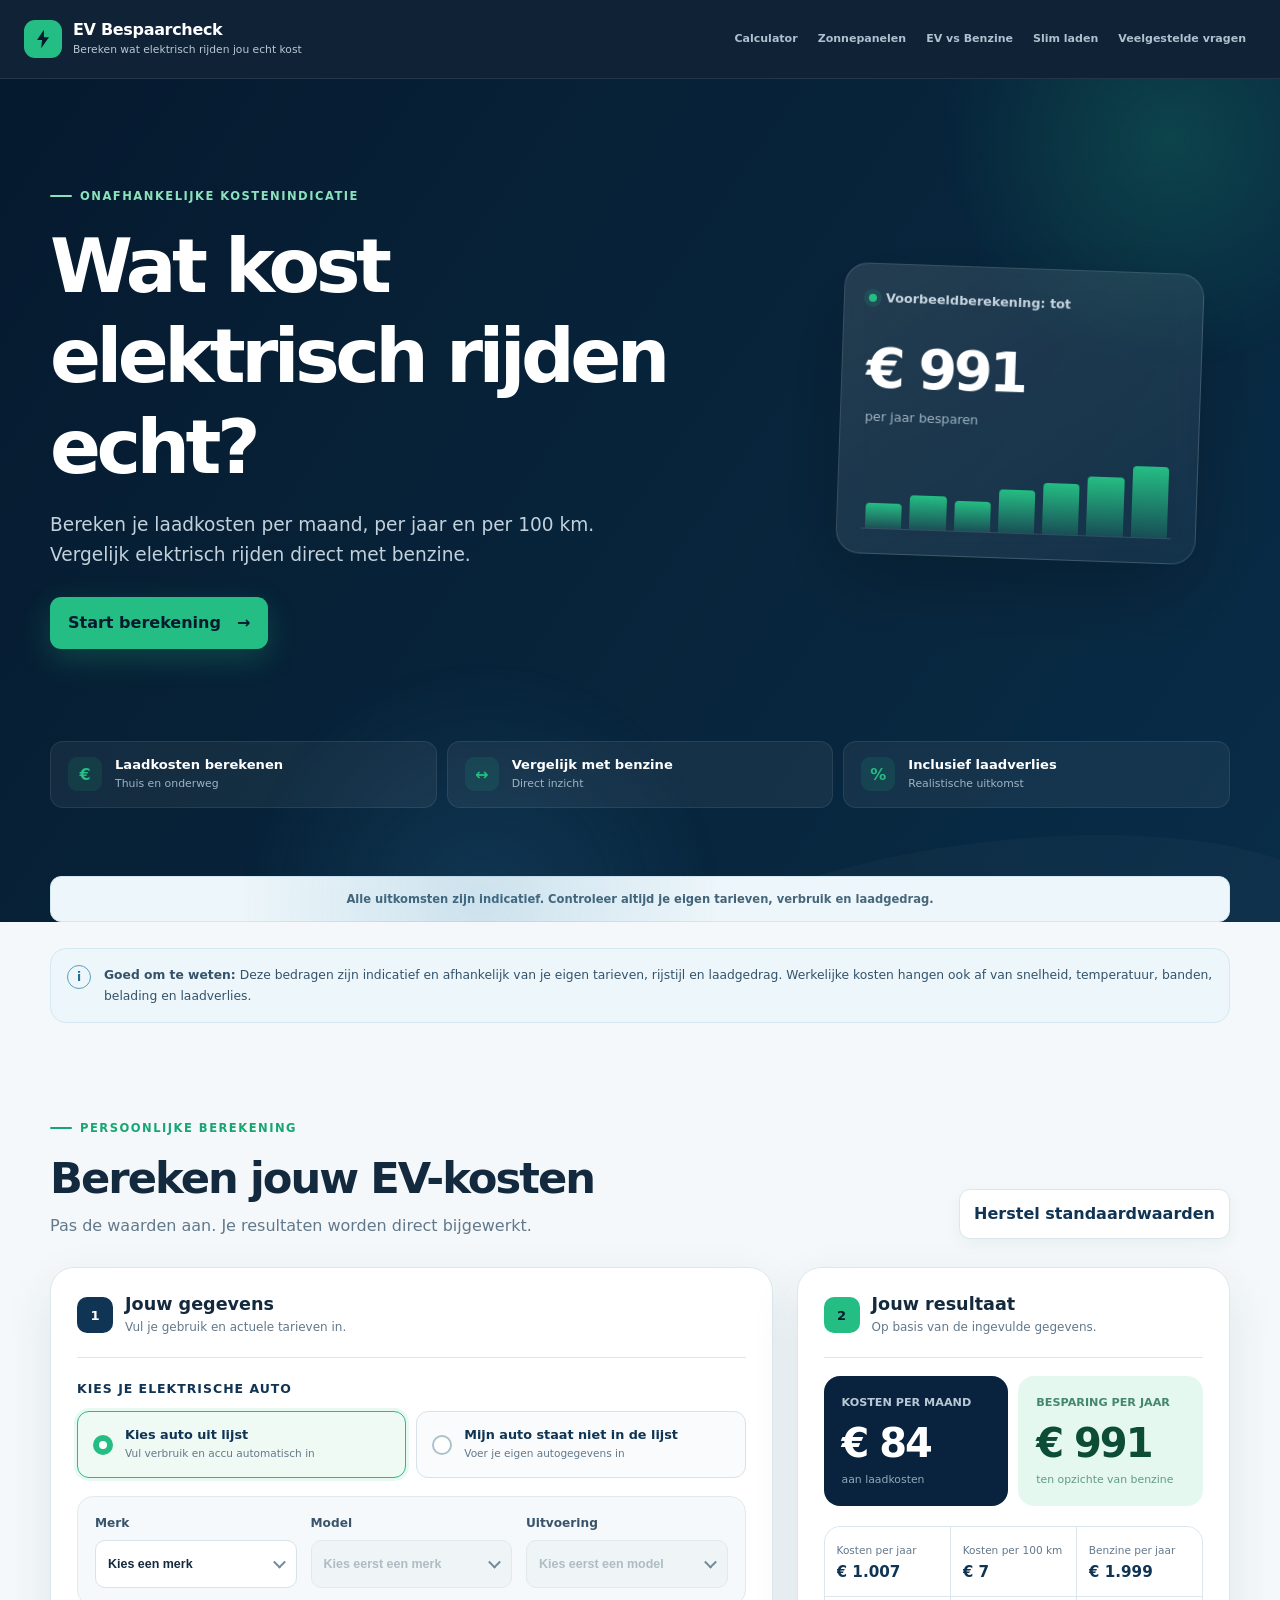
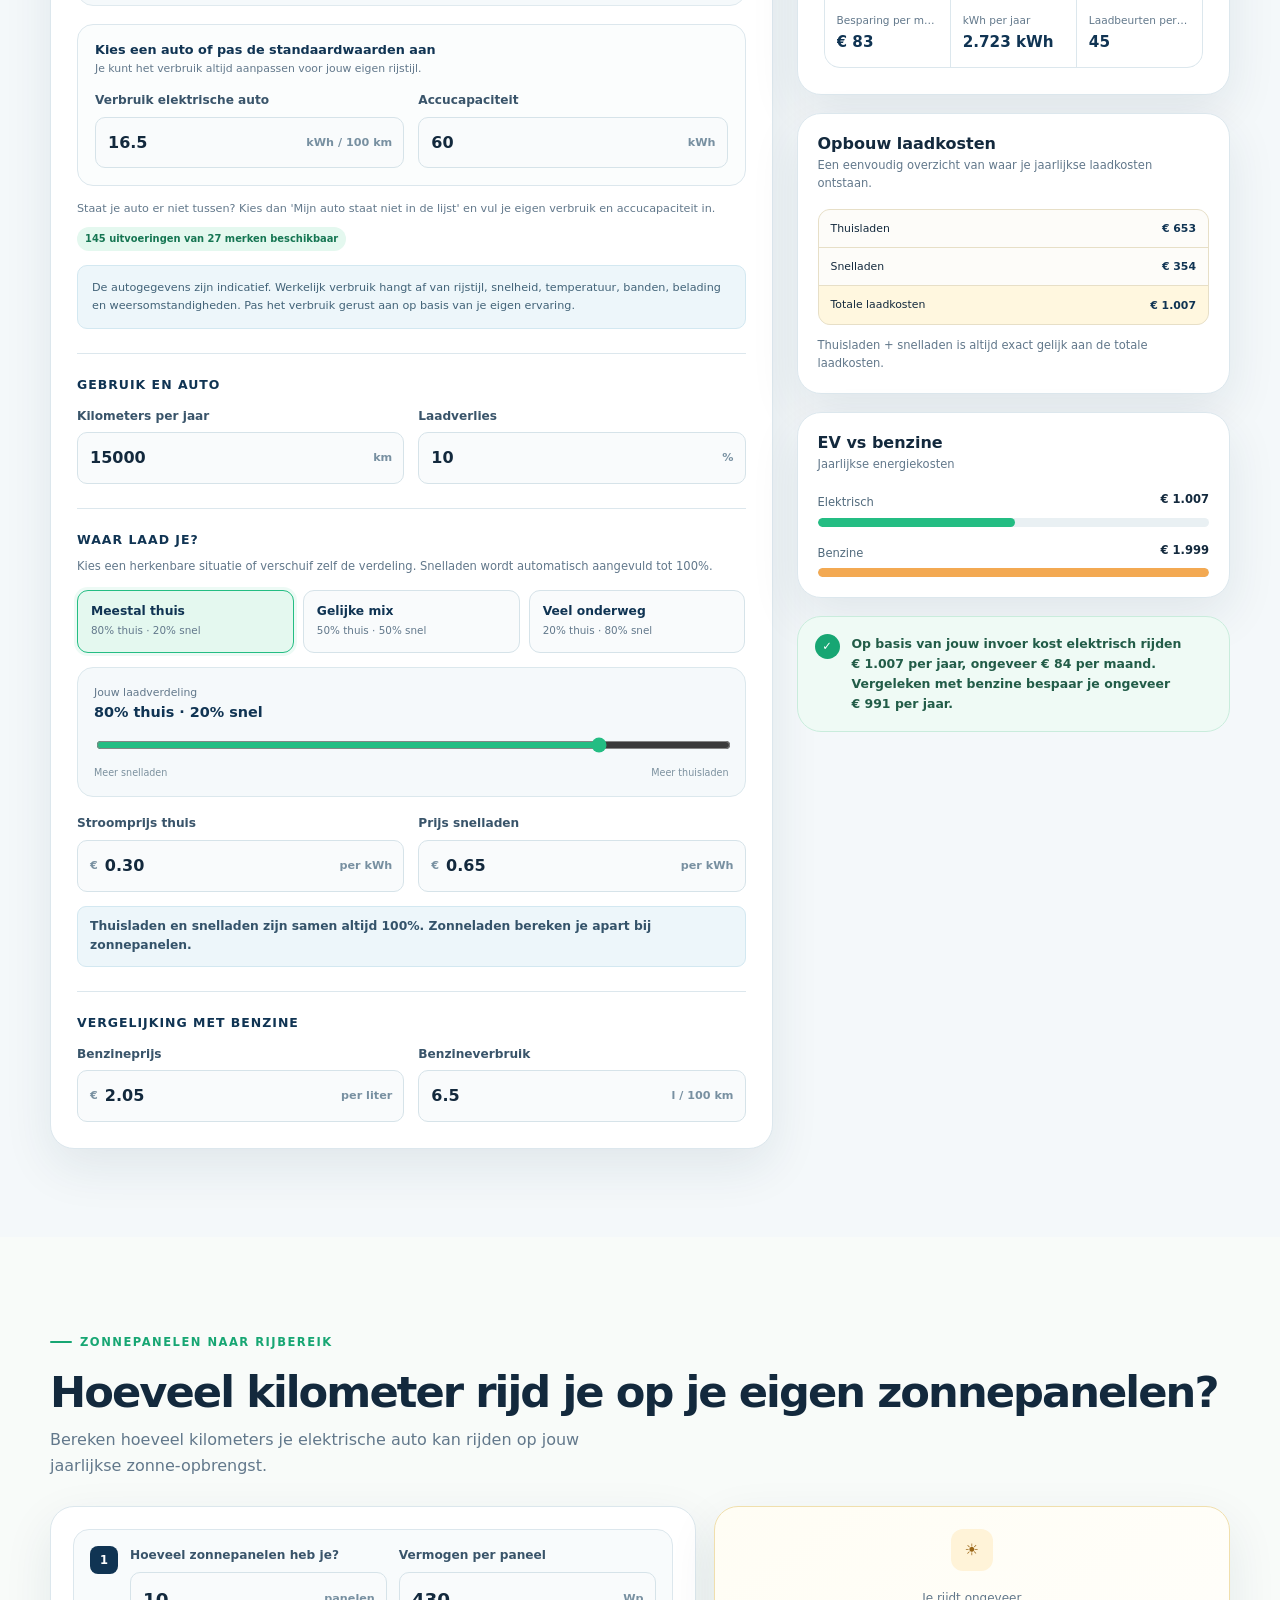
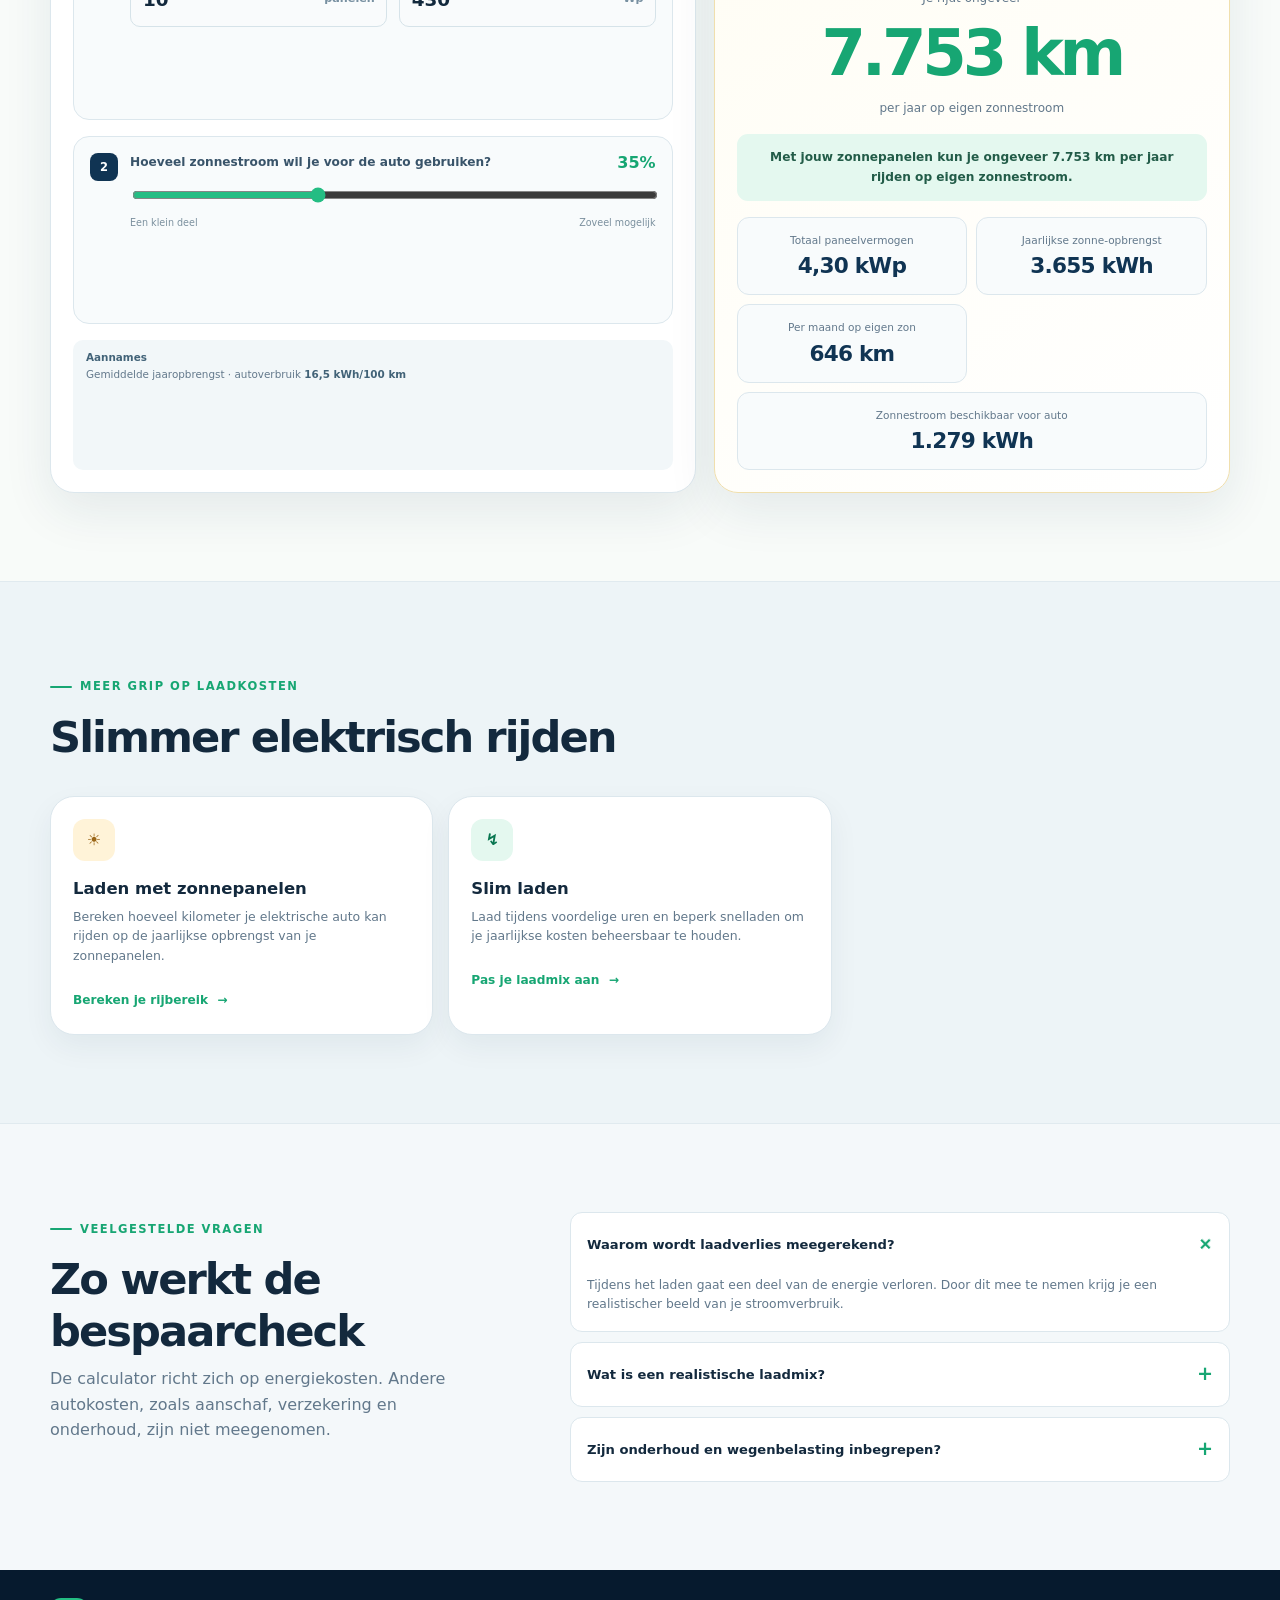
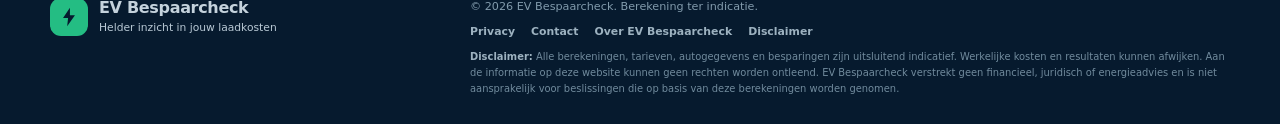
<file: index.html>
<!doctype html>
<html lang="nl">
  <head>
    <meta charset="UTF-8">
    <meta name="viewport" content="width=device-width, initial-scale=1.0">
    <meta
      name="description"
      content="Bereken wat elektrisch rijden kost per maand, per jaar en per 100 km. Vergelijk laadkosten direct met benzine."
    >
    <meta name="robots" content="index, follow">
    <meta property="og:locale" content="nl_NL">
    <meta property="og:type" content="website">
    <meta property="og:title" content="EV Bespaarcheck | Wat kost elektrisch rijden?">
    <meta property="og:description" content="Bereken laadkosten en vergelijk elektrisch rijden direct met benzine.">
    <meta name="twitter:card" content="summary">
    <meta name="twitter:title" content="EV Bespaarcheck | Wat kost elektrisch rijden?">
    <meta name="twitter:description" content="Bereken laadkosten en vergelijk elektrisch rijden direct met benzine.">
    <meta name="theme-color" content="#09233f">
    <title>EV Bespaarcheck | Wat kost elektrisch rijden?</title>
    <link rel="icon" href="favicon.svg" type="image/svg+xml">
    <link rel="stylesheet" href="styles.css?v=20260611-3">
    <script src="app.js?v=20260611-3" defer></script>
    <script type="application/ld+json">
      {
        "@context": "https://schema.org",
        "@type": "WebApplication",
        "name": "EV Bespaarcheck",
        "applicationCategory": "FinanceApplication",
        "operatingSystem": "Any",
        "inLanguage": "nl-NL",
        "description": "Calculator voor laadkosten, besparing ten opzichte van benzine en rijbereik op zonnepanelen."
      }
    </script>
  </head>
  <body>
    <noscript>
      <div class="noscript-notice">
        EV Bespaarcheck heeft JavaScript nodig om berekeningen uit te voeren. Schakel JavaScript in en vernieuw de pagina.
      </div>
    </noscript>
    <header class="site-header">
      <div class="header-inner">
        <a class="brand" href="#top" aria-label="EV Bespaarcheck home">
          <span class="brand-mark" aria-hidden="true">
            <svg viewBox="0 0 24 24" role="img">
              <path d="M13 2 5.5 13H11l-1 9L18.5 10H13l0-8Z"></path>
            </svg>
          </span>
          <span>
            <strong>EV Bespaarcheck</strong>
            <small>Bereken wat elektrisch rijden jou echt kost</small>
          </span>
        </a>

        <button class="menu-button" type="button" aria-expanded="false" aria-controls="main-nav">
          <span class="sr-only">Menu openen</span>
          <span></span><span></span><span></span>
        </button>

        <nav id="main-nav" class="main-nav" aria-label="Hoofdnavigatie">
          <a href="#calculator">Calculator</a>
          <a href="#zonnepanelen">Zonnepanelen</a>
          <a href="#vergelijking">EV vs Benzine</a>
          <a href="#slim-laden">Slim laden</a>
          <a href="#faq">Veelgestelde vragen</a>
        </nav>
      </div>
    </header>

    <main id="top">
      <section class="hero">
        <div class="hero-glow hero-glow-one"></div>
        <div class="hero-glow hero-glow-two"></div>
        <div class="page-shell hero-content">
          <div class="hero-copy">
            <span class="eyebrow">Onafhankelijke kostenindicatie</span>
            <h1>Wat kost elektrisch rijden echt?</h1>
            <p>
              Bereken je laadkosten per maand, per jaar en per 100 km. Vergelijk elektrisch
              rijden direct met benzine.
            </p>
            <a class="primary-button" href="#calculator">
              Start berekening
              <span aria-hidden="true">→</span>
            </a>
          </div>

          <div class="hero-visual" aria-label="Voorbeeld van een jaarlijkse besparing">
            <div class="hero-card">
              <div class="hero-card-top">
                <span class="status-dot"></span>
                <span>Voorbeeldberekening: tot</span>
              </div>
              <strong id="hero-saving">€ 1.388</strong>
              <span>per jaar besparen</span>
              <div class="sparkline" aria-hidden="true">
                <span style="height: 35%"></span>
                <span style="height: 48%"></span>
                <span style="height: 42%"></span>
                <span style="height: 61%"></span>
                <span style="height: 72%"></span>
                <span style="height: 83%"></span>
                <span style="height: 100%"></span>
              </div>
            </div>
          </div>

          <div class="feature-row">
            <article class="feature-card">
              <span class="feature-icon" aria-hidden="true">€</span>
              <div><strong>Laadkosten berekenen</strong><small>Thuis en onderweg</small></div>
            </article>
            <article class="feature-card">
              <span class="feature-icon" aria-hidden="true">↔</span>
              <div><strong>Vergelijk met benzine</strong><small>Direct inzicht</small></div>
            </article>
            <article class="feature-card">
              <span class="feature-icon" aria-hidden="true">%</span>
              <div><strong>Inclusief laadverlies</strong><small>Realistische uitkomst</small></div>
            </article>
          </div>
        </div>
        <aside class="calculator-disclaimer">
          Alle uitkomsten zijn indicatief. Controleer altijd je eigen tarieven, verbruik en laadgedrag.
        </aside>
      </section>

      <div class="page-shell">
        <aside class="notice" aria-label="Belangrijke informatie">
          <span class="notice-icon" aria-hidden="true">i</span>
          <p>
            <strong>Goed om te weten:</strong> Deze bedragen zijn indicatief en afhankelijk
            van je eigen tarieven, rijstijl en laadgedrag. Werkelijke kosten hangen ook af
            van snelheid, temperatuur, banden, belading en laadverlies.
          </p>
        </aside>
      </div>

      <section id="calculator" class="calculator-section section">
        <div class="page-shell">
          <div class="section-heading">
            <div>
              <span class="eyebrow eyebrow-dark">Persoonlijke berekening</span>
              <h2>Bereken jouw EV-kosten</h2>
              <p>Pas de waarden aan. Je resultaten worden direct bijgewerkt.</p>
            </div>
            <button id="reset-button" class="secondary-button" type="button">Herstel standaardwaarden</button>
          </div>

          <div class="calculator-layout">
            <form id="calculator-form" class="calculator-card" novalidate>
              <div class="card-heading">
                <span class="step-number">1</span>
                <div><h3>Jouw gegevens</h3><p>Vul je gebruik en actuele tarieven in.</p></div>
              </div>

              <div class="form-section car-picker-section">
                <h4>Kies je elektrische auto</h4>
                <div class="choice-grid" role="radiogroup" aria-label="Manier van auto invoeren">
                  <label class="choice-card">
                    <input type="radio" name="car-entry-mode" value="list" checked>
                    <span class="choice-indicator"></span>
                    <span>
                      <strong>Kies auto uit lijst</strong>
                      <small>Vul verbruik en accu automatisch in</small>
                    </span>
                  </label>
                  <label class="choice-card">
                    <input type="radio" name="car-entry-mode" value="custom">
                    <span class="choice-indicator"></span>
                    <span>
                      <strong>Mijn auto staat niet in de lijst</strong>
                      <small>Voer je eigen autogegevens in</small>
                    </span>
                  </label>
                </div>

                <div id="car-list-fields" class="car-entry-panel">
                  <div class="input-grid car-select-grid">
                    <label class="field">
                      <span>Merk</span>
                      <span class="select-wrap">
                        <select id="car-brand">
                          <option value="">Kies een merk</option>
                        </select>
                      </span>
                    </label>
                    <label class="field">
                      <span>Model</span>
                      <span class="select-wrap">
                        <select id="car-model" disabled>
                          <option value="">Kies eerst een merk</option>
                        </select>
                      </span>
                    </label>
                    <label class="field">
                      <span>Uitvoering</span>
                      <span class="select-wrap">
                        <select id="car-trim" disabled>
                          <option value="">Kies eerst een model</option>
                        </select>
                      </span>
                    </label>
                  </div>
                </div>

                <div id="custom-car-fields" class="car-entry-panel" hidden>
                  <div class="input-grid">
                    <label class="field">
                      <span>Merk / autonaam</span>
                      <span class="input-wrap"><input id="custom-car-brand" type="text" placeholder="Bijv. Polestar"></span>
                    </label>
                    <label class="field">
                      <span>Model</span>
                      <span class="input-wrap"><input id="custom-car-model" type="text" placeholder="Bijv. 4"></span>
                    </label>
                    <label class="field">
                      <span>Uitvoering <small>(optioneel)</small></span>
                      <span class="input-wrap"><input id="custom-car-trim" type="text" placeholder="Bijv. Long range"></span>
                    </label>
                  </div>
                </div>

                <div class="selected-car-values">
                  <div class="selected-car-values-heading">
                    <strong id="selected-car-name">Pas de standaardwaarden aan</strong>
                    <span>Je kunt het verbruik altijd aanpassen voor jouw eigen rijstijl.</span>
                  </div>
                  <div class="input-grid">
                    <label class="field">
                      <span>Verbruik elektrische auto</span>
                      <span class="input-wrap"><input id="ev-consumption" type="number" min="1" step="0.1" value="16.5"><em>kWh / 100 km</em></span>
                    </label>
                    <label class="field">
                      <span>Accucapaciteit</span>
                      <span class="input-wrap"><input id="battery-capacity" type="number" min="1" step="0.1" value="60"><em>kWh</em></span>
                    </label>
                  </div>
                </div>

                <p class="car-picker-help">
                  Staat je auto er niet tussen? Kies dan 'Mijn auto staat niet in de lijst' en vul je eigen verbruik en accucapaciteit in.
                </p>
                <p id="vehicle-database-status" class="vehicle-database-status">Autodatabase laden...</p>
                <p class="car-data-notice">
                  De autogegevens zijn indicatief. Werkelijk verbruik hangt af van rijstijl, snelheid, temperatuur, banden, belading en weersomstandigheden. Pas het verbruik gerust aan op basis van je eigen ervaring.
                </p>
              </div>

              <div class="form-section">
                <h4>Gebruik en auto</h4>
                <div class="input-grid">
                  <label class="field">
                    <span>Kilometers per jaar</span>
                    <span class="input-wrap"><input id="kilometers" type="number" min="1" step="500" value="15000"><em>km</em></span>
                  </label>
                  <label class="field">
                    <span>Laadverlies</span>
                    <span class="input-wrap"><input id="charging-loss" type="number" min="0" max="100" step="1" value="10"><em>%</em></span>
                  </label>
                </div>
              </div>

              <div class="form-section">
                <h4>Waar laad je?</h4>
                <p class="form-section-intro">Kies een herkenbare situatie of verschuif zelf de verdeling. Snelladen wordt automatisch aangevuld tot 100%.</p>
                <div class="charging-presets" aria-label="Snelle keuzes laadverdeling">
                  <button type="button" class="charging-preset active" data-home-percentage="80">
                    <strong>Meestal thuis</strong><span>80% thuis · 20% snel</span>
                  </button>
                  <button type="button" class="charging-preset" data-home-percentage="50">
                    <strong>Gelijke mix</strong><span>50% thuis · 50% snel</span>
                  </button>
                  <button type="button" class="charging-preset" data-home-percentage="20">
                    <strong>Veel onderweg</strong><span>20% thuis · 80% snel</span>
                  </button>
                </div>
                <div class="charging-mix-card">
                  <div class="charging-mix-heading">
                    <span>Jouw laadverdeling</span>
                    <strong><span id="home-percentage-label">80%</span> thuis · <span id="fast-percentage-label">20%</span> snel</strong>
                  </div>
                  <input id="home-percentage" class="charging-range" type="range" min="0" max="100" step="5" value="80" aria-label="Percentage thuisladen">
                  <div class="charging-range-labels"><span>Meer snelladen</span><span>Meer thuisladen</span></div>
                  <input id="fast-percentage" type="hidden" value="20">
                </div>
                <div class="input-grid">
                  <label class="field">
                    <span>Stroomprijs thuis</span>
                    <span class="input-wrap has-prefix"><b>€</b><input id="home-price" type="number" min="0" step="0.01" value="0.30"><em>per kWh</em></span>
                  </label>
                  <label class="field">
                    <span>Prijs snelladen</span>
                    <span class="input-wrap has-prefix"><b>€</b><input id="fast-price" type="number" min="0" step="0.01" value="0.65"><em>per kWh</em></span>
                  </label>
                </div>
                <div class="form-message info-message">
                  Thuisladen en snelladen zijn samen altijd 100%. Zonneladen bereken je apart bij zonnepanelen.
                </div>
              </div>

              <div class="form-section">
                <h4>Vergelijking met benzine</h4>
                <div class="input-grid">
                  <label class="field">
                    <span>Benzineprijs</span>
                    <span class="input-wrap has-prefix"><b>€</b><input id="fuel-price" type="number" min="0" step="0.01" value="2.05"><em>per liter</em></span>
                  </label>
                  <label class="field">
                    <span>Benzineverbruik</span>
                    <span class="input-wrap"><input id="fuel-consumption" type="number" min="0.1" step="0.1" value="6.5"><em>l / 100 km</em></span>
                  </label>
                </div>
              </div>

              <div id="general-error" class="form-message error-message" role="alert" hidden>
                Controleer de invoervelden. Gebruik alleen geldige, positieve waarden.
              </div>
            </form>

            <div class="results-column">
              <section class="results-card" aria-live="polite">
                <div class="card-heading">
                  <span class="step-number green">2</span>
                  <div><h3>Jouw resultaat</h3><p>Op basis van de ingevulde gegevens.</p></div>
                </div>

                <div class="primary-results">
                  <article class="primary-result">
                    <span>Kosten per maand</span>
                    <strong id="cost-month">€ 85</strong>
                    <small>aan laadkosten</small>
                  </article>
                  <article class="primary-result accent">
                    <span>Besparing per jaar</span>
                    <strong id="saving-year">€ 1.388</strong>
                    <small>ten opzichte van benzine</small>
                  </article>
                </div>

                <div class="result-grid">
                  <article class="result-item"><span>Kosten per jaar</span><strong id="cost-year">€ 1.007</strong></article>
                  <article class="result-item"><span>Kosten per 100 km</span><strong id="cost-100">€ 7</strong></article>
                  <article class="result-item"><span>Benzine per jaar</span><strong id="fuel-year">€ 1.999</strong></article>
                  <article class="result-item"><span>Besparing per maand</span><strong id="saving-month">€ 116</strong></article>
                  <article class="result-item"><span>kWh per jaar</span><strong id="kwh-year">2.723 kWh</strong></article>
                  <article class="result-item"><span>Laadbeurten per jaar</span><strong id="charges-year">45</strong></article>
                </div>
              </section>

              <section class="charging-cost-card">
                <h3>Opbouw laadkosten</h3>
                <p>Een eenvoudig overzicht van waar je jaarlijkse laadkosten ontstaan.</p>
                <div class="cost-breakdown" aria-label="Opbouw jaarlijkse laadkosten">
                  <div><span>Thuisladen</span><strong id="home-cost-year">€ 653</strong></div>
                  <div><span>Snelladen</span><strong id="fast-cost-year">€ 354</strong></div>
                  <div class="breakdown-total"><span>Totale laadkosten</span><strong id="economic-total-year">€ 1.007</strong></div>
                </div>
                <p class="cost-consistency-note">Thuisladen + snelladen is altijd exact gelijk aan de totale laadkosten.</p>
              </section>

              <section id="vergelijking" class="comparison-card">
                <h3>EV vs benzine</h3>
                <p>Jaarlijkse energiekosten</p>
                <div class="bar-group">
                  <div class="bar-label"><span>Elektrisch</span><strong id="bar-ev-label">€ 1.007</strong></div>
                  <div class="bar-track"><span id="bar-ev" class="bar ev-bar"></span></div>
                </div>
                <div class="bar-group">
                  <div class="bar-label"><span>Benzine</span><strong id="bar-fuel-label">€ 1.999</strong></div>
                  <div class="bar-track"><span id="bar-fuel" class="bar fuel-bar"></span></div>
                </div>
              </section>

              <section id="conclusion" class="conclusion-card">
                <span class="conclusion-icon" aria-hidden="true">✓</span>
                <p id="conclusion-text">
                  Op basis van jouw invoer kost elektrisch rijden € 1.007 per jaar,
                  ongeveer € 84 per maand. Vergeleken met benzine bespaar je ongeveer € 991 per jaar.
                </p>
              </section>
            </div>
          </div>
        </div>
      </section>

      <section id="zonnepanelen" class="section solar-range-section">
        <div class="page-shell">
          <div class="section-heading">
            <div>
              <span class="eyebrow eyebrow-dark">Zonnepanelen naar rijbereik</span>
              <h2>Hoeveel kilometer rijd je op je eigen zonnepanelen?</h2>
              <p>Bereken hoeveel kilometers je elektrische auto kan rijden op jouw jaarlijkse zonne-opbrengst.</p>
            </div>
          </div>
          <div class="standalone-calculator-layout">
            <form id="solar-range-form" class="standalone-form-card simple-solar-form" novalidate>
              <div class="simple-step">
                <span class="simple-step-number">1</span>
                <div class="simple-installation-grid">
                  <label class="field">
                    <span>Hoeveel zonnepanelen heb je?</span>
                    <span class="input-wrap large-input"><input id="panel-count" type="number" min="1" step="1" value="10"><em>panelen</em></span>
                  </label>
                  <label class="field">
                    <span>Vermogen per paneel</span>
                    <span class="input-wrap large-input"><input id="panel-wattage" type="number" min="1" step="10" value="430"><em>Wp</em></span>
                  </label>
                </div>
              </div>
              <div class="simple-step">
                <span class="simple-step-number">2</span>
                <div class="simple-slider-block">
                  <div class="simple-slider-heading">
                    <span>Hoeveel zonnestroom wil je voor de auto gebruiken?</span>
                    <strong id="solar-to-car-label">35%</strong>
                  </div>
                  <input id="solar-to-car-percentage" class="charging-range" type="range" min="0" max="100" step="5" value="35" aria-label="Percentage zonnestroom voor de auto">
                  <div class="charging-range-labels"><span>Een klein deel</span><span>Zoveel mogelijk</span></div>
                </div>
              </div>
              <div class="solar-assumptions">
                <strong>Aannames</strong>
                <span>Gemiddelde jaaropbrengst · autoverbruik <b id="solar-consumption-label">16,5 kWh/100 km</b></span>
                <input id="yield-factor" type="hidden" value="0.85">
                <input id="solar-car-consumption" type="hidden" value="16.5">
              </div>
            </form>
            <div class="standalone-results-card solar-theme simple-solar-result" aria-live="polite">
              <span class="insight-icon sun" aria-hidden="true">☀</span>
              <span class="simple-result-label">Je rijdt ongeveer</span>
              <strong id="solar-range-year" class="simple-result-value">7.753 km</strong>
              <span class="simple-result-label">per jaar op eigen zonnestroom</span>
              <p id="solar-range-conclusion" class="standalone-conclusion">
                Met jouw zonnepanelen kun je ongeveer 7.753 km per jaar rijden op eigen zonnestroom.
              </p>
              <div class="standalone-result-grid">
                <article><span>Totaal paneelvermogen</span><strong id="total-panel-power">4,30 kWp</strong></article>
                <article><span>Jaarlijkse zonne-opbrengst</span><strong id="annual-solar-yield">3.655 kWh</strong></article>
                <article><span>Per maand op eigen zon</span><strong id="solar-range-month">646 km</strong></article>
                <article class="wide-result"><span>Zonnestroom beschikbaar voor auto</span><strong id="solar-kwh-for-car">1.279 kWh</strong></article>
              </div>
            </div>
          </div>
        </div>
      </section>

      <section class="section insights-section">
        <div class="page-shell">
          <div class="section-heading compact">
            <div><span class="eyebrow eyebrow-dark">Meer grip op laadkosten</span><h2>Slimmer elektrisch rijden</h2></div>
          </div>
          <div class="insight-grid">
            <article class="insight-card">
              <span class="insight-icon sun" aria-hidden="true">☀</span>
              <h3>Laden met zonnepanelen</h3>
              <p>Bereken hoeveel kilometer je elektrische auto kan rijden op de jaarlijkse opbrengst van je zonnepanelen.</p>
              <a href="#zonnepanelen">Bereken je rijbereik <span>→</span></a>
            </article>
            <article id="slim-laden" class="insight-card">
              <span class="insight-icon bolt" aria-hidden="true">↯</span>
              <h3>Slim laden</h3>
              <p>Laad tijdens voordelige uren en beperk snelladen om je jaarlijkse kosten beheersbaar te houden.</p>
              <a href="#calculator">Pas je laadmix aan <span>→</span></a>
            </article>
          </div>
        </div>
      </section>

      <section id="faq" class="section faq-section">
        <div class="page-shell faq-layout">
          <div>
            <span class="eyebrow eyebrow-dark">Veelgestelde vragen</span>
            <h2>Zo werkt de bespaarcheck</h2>
            <p>De calculator richt zich op energiekosten. Andere autokosten, zoals aanschaf, verzekering en onderhoud, zijn niet meegenomen.</p>
          </div>
          <div class="faq-list">
            <details open>
              <summary>Waarom wordt laadverlies meegerekend?<span>+</span></summary>
              <p>Tijdens het laden gaat een deel van de energie verloren. Door dit mee te nemen krijg je een realistischer beeld van je stroomverbruik.</p>
            </details>
            <details>
              <summary>Wat is een realistische laadmix?<span>+</span></summary>
              <p>Dit verschilt per bestuurder. Wie thuis kan laden gebruikt vaak vooral thuisstroom; zonder eigen laadpunt ligt het aandeel publiek of snelladen hoger.</p>
            </details>
            <details>
              <summary>Zijn onderhoud en wegenbelasting inbegrepen?<span>+</span></summary>
              <p>Nee. De vergelijking toont uitsluitend de laadkosten van een EV tegenover de brandstofkosten van een benzineauto.</p>
            </details>
          </div>
        </div>
      </section>
    </main>

    <footer>
      <div class="page-shell footer-inner">
        <div class="brand footer-brand">
          <span class="brand-mark" aria-hidden="true">
            <svg viewBox="0 0 24 24"><path d="M13 2 5.5 13H11l-1 9L18.5 10H13l0-8Z"></path></svg>
          </span>
          <span><strong>EV Bespaarcheck</strong><small>Helder inzicht in jouw laadkosten</small></span>
        </div>
        <div class="footer-legal">
          <p>© <span id="current-year"></span> EV Bespaarcheck. Berekening ter indicatie.</p>
          <nav class="footer-links" aria-label="Juridische en vertrouwenspagina's">
            <a href="privacy.html">Privacy</a>
            <a href="contact.html">Contact</a>
            <a href="over.html">Over EV Bespaarcheck</a>
            <a href="disclaimer.html">Disclaimer</a>
          </nav>
          <p class="legal-disclaimer">
            <strong>Disclaimer:</strong> Alle berekeningen, tarieven, autogegevens en besparingen zijn uitsluitend indicatief. Werkelijke kosten en resultaten kunnen afwijken. Aan de informatie op deze website kunnen geen rechten worden ontleend. EV Bespaarcheck verstrekt geen financieel, juridisch of energieadvies en is niet aansprakelijk voor beslissingen die op basis van deze berekeningen worden genomen.
          </p>
        </div>
      </div>
    </footer>
  </body>
</html>
</file>
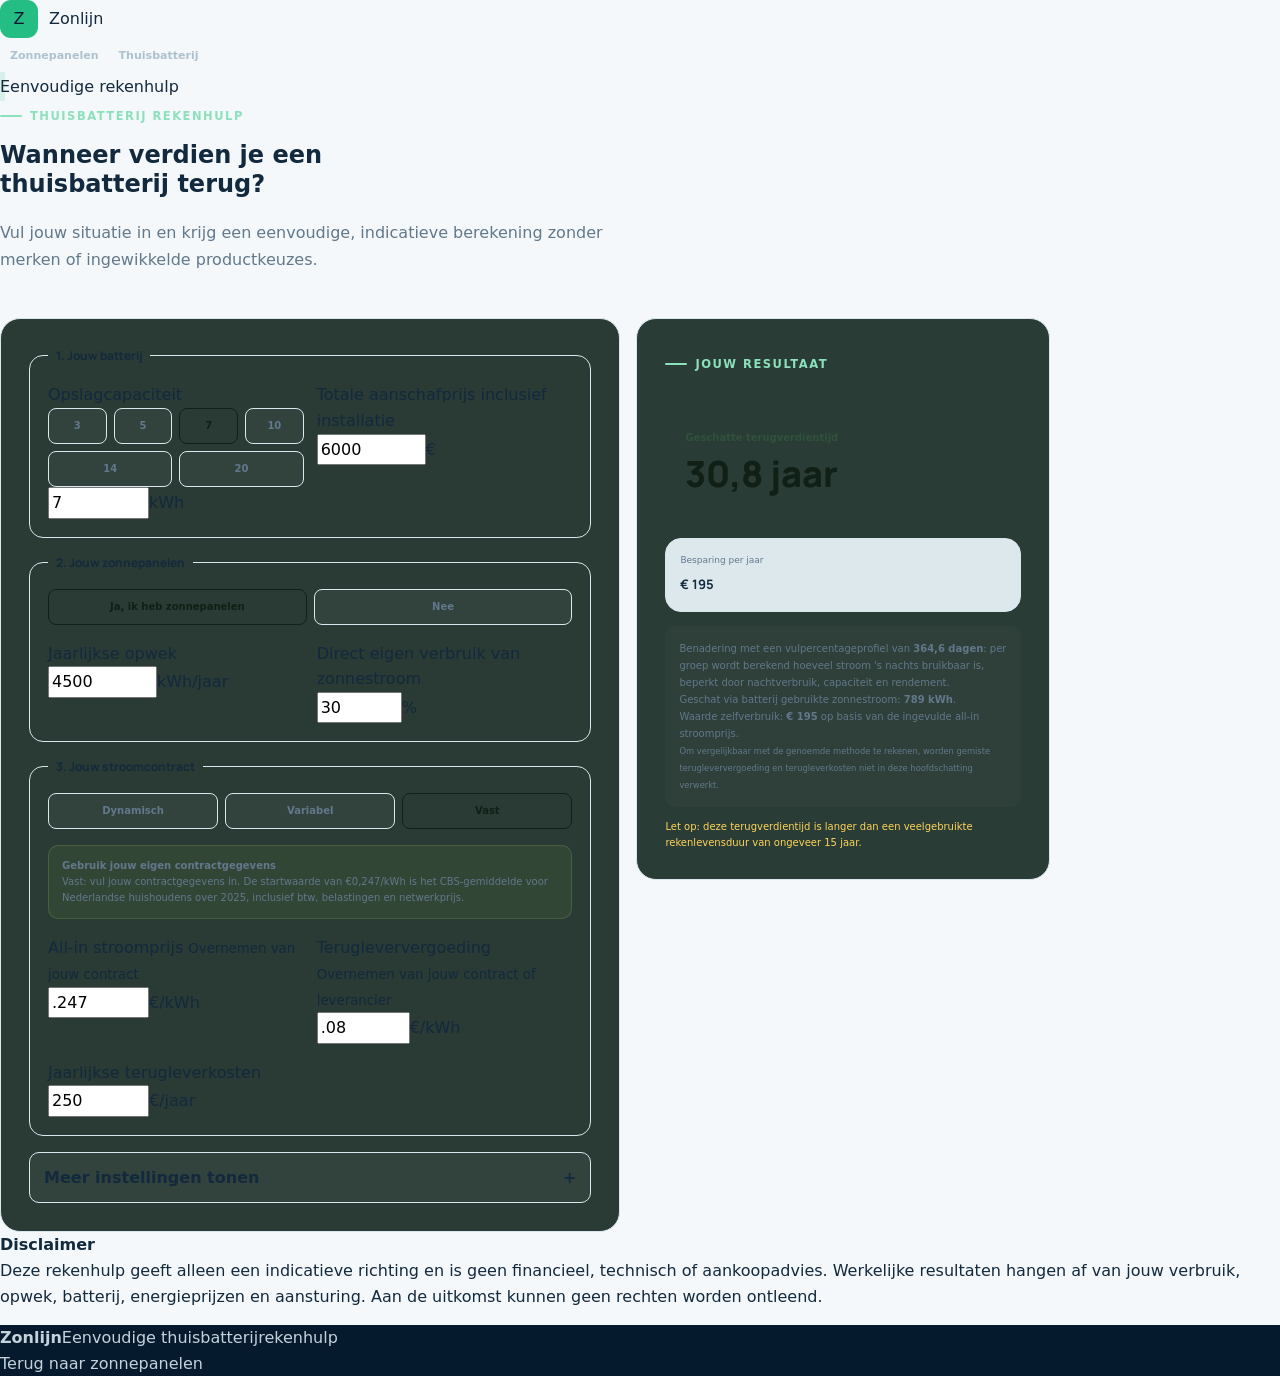
<file: batterij.html>
<!doctype html>
<html lang="nl">
<head>
  <meta charset="UTF-8">
  <meta name="viewport" content="width=device-width, initial-scale=1.0">
  <meta name="theme-color" content="#071611">
  <title>Zonlijn - Terugverdientijd thuisbatterij</title>
  <link rel="preconnect" href="https://fonts.googleapis.com">
  <link rel="preconnect" href="https://fonts.gstatic.com" crossorigin>
  <link href="https://fonts.googleapis.com/css2?family=DM+Sans:wght@400;500;600;700&family=Manrope:wght@600;700;800&display=swap" rel="stylesheet">
  <link rel="stylesheet" href="styles.css">
  <link rel="stylesheet" href="batterij.css">
</head>
<body>
  <div class="glow glow-one"></div><div class="glow glow-two"></div>
  <header class="topbar">
    <a class="brand" href="index.html"><span class="brand-mark">Z</span><span>Zonlijn</span></a>
    <nav class="main-nav"><a href="index.html">Zonnepanelen</a><a class="active" href="batterij.html">Thuisbatterij</a></nav>
    <div class="top-actions"><span class="status-dot"></span><span>Eenvoudige rekenhulp</span></div>
  </header>

  <main class="simple-battery-main">
    <section class="simple-intro">
      <span class="eyebrow">THUISBATTERIJ REKENHULP</span>
      <h1>Wanneer verdien je een<br>thuisbatterij terug?</h1>
      <p>Vul jouw situatie in en krijg een eenvoudige, indicatieve berekening zonder merken of ingewikkelde productkeuzes.</p>
    </section>

    <section class="calculator-layout">
      <article class="simple-form-card">
        <form id="simpleBatteryForm">
          <fieldset>
            <legend>1. Jouw batterij</legend>
            <label>Opslagcapaciteit
              <div class="capacity-buttons" id="capacityButtons">
                <button type="button" data-capacity="3">3</button><button type="button" data-capacity="5">5</button>
                <button type="button" data-capacity="7" class="selected">7</button><button type="button" data-capacity="10">10</button>
                <button type="button" data-capacity="14">14</button><button type="button" data-capacity="20">20</button>
              </div>
              <div class="input-suffix"><input type="number" id="capacity" min="1" max="100" step=".1" value="7"><span>kWh</span></div>
            </label>
            <label>Totale aanschafprijs inclusief installatie
              <div class="input-suffix"><input type="number" id="purchasePrice" min="0" max="100000" step="100" value="6000"><span>€</span></div>
            </label>
          </fieldset>

          <fieldset>
            <legend>2. Jouw zonnepanelen</legend>
            <div class="choice-buttons" id="solarButtons"><button type="button" data-value="yes" class="selected">Ja, ik heb zonnepanelen</button><button type="button" data-value="no">Nee</button></div>
            <label id="solarYieldLabel">Jaarlijkse opwek
              <div class="input-suffix"><input type="number" id="solarYield" min="0" max="100000" step="100" value="4500"><span>kWh/jaar</span></div>
            </label>
            <label id="directUseLabel">Direct eigen verbruik van zonnestroom
              <div class="input-suffix"><input type="number" id="directUse" min="0" max="100" value="30"><span>%</span></div>
            </label>
          </fieldset>

          <fieldset>
            <legend>3. Jouw stroomcontract</legend>
            <div class="choice-buttons three" id="contractButtons">
              <button type="button" data-value="dynamic">Dynamisch</button><button type="button" data-value="variable">Variabel</button><button type="button" data-value="fixed" class="selected">Vast</button>
            </div>
            <div class="price-indication" id="priceIndication"></div>
            <label>All-in stroomprijs <small id="buyPriceHelp"></small>
              <div class="input-suffix"><input type="number" id="buyPrice" min="0" max="2" step=".001" value=".247"><span>€/kWh</span></div>
            </label>
            <label>Terugleververgoeding <small id="feedInPriceHelp"></small>
              <div class="input-suffix"><input type="number" id="feedInPriceSimple" min="0" max="2" step=".01" value=".08"><span>€/kWh</span></div>
            </label>
            <label id="feedInCostLabel">Jaarlijkse terugleverkosten
              <div class="input-suffix"><input type="number" id="feedInCost" min="0" max="10000" step="10" value="250"><span>€/jaar</span></div>
            </label>
          </fieldset>

          <button type="button" class="advanced-toggle" id="advancedToggle">Meer instellingen tonen <span>+</span></button>
          <fieldset class="advanced-fields" id="advancedFields">
            <legend>Meer instellingen</legend>
            <label>Rendement batterij (RTE)<div class="input-suffix"><input type="number" id="rte" min="50" max="100" value="80"><span>%</span></div><small>Conservatieve standaard; pas aan met productgegevens.</small></label>
            <label>Nachtverbruik<div class="input-suffix"><input type="number" id="nightUse" min="0" max="100" step=".1" value="3"><span>kWh/nacht</span></div></label>
          </fieldset>
        </form>
      </article>

      <aside class="simple-result-card">
        <span class="eyebrow">JOUW RESULTAAT</span>
        <div class="payback-result"><small>Geschatte terugverdientijd</small><strong id="simplePayback">—</strong></div>
        <div class="result-grid">
          <div><span>Besparing per jaar</span><strong id="simpleYearSaving">€ —</strong></div>
        </div>
        <div class="result-explanation" id="simpleExplanation"></div>
        <p class="result-warning" id="resultWarning"></p>
      </aside>
    </section>
  </main>

  <aside class="disclaimer"><strong>Disclaimer</strong><p>Deze rekenhulp geeft alleen een indicatieve richting en is geen financieel, technisch of aankoopadvies. Werkelijke resultaten hangen af van jouw verbruik, opwek, batterij, energieprijzen en aansturing. Aan de uitkomst kunnen geen rechten worden ontleend.</p></aside>
  <footer><div><strong>Zonlijn</strong><span>Eenvoudige thuisbatterijrekenhulp</span></div><a class="footer-link" href="index.html">Terug naar zonnepanelen</a></footer>
  <script src="batterij.js"></script>
</body>
</html>
</file>
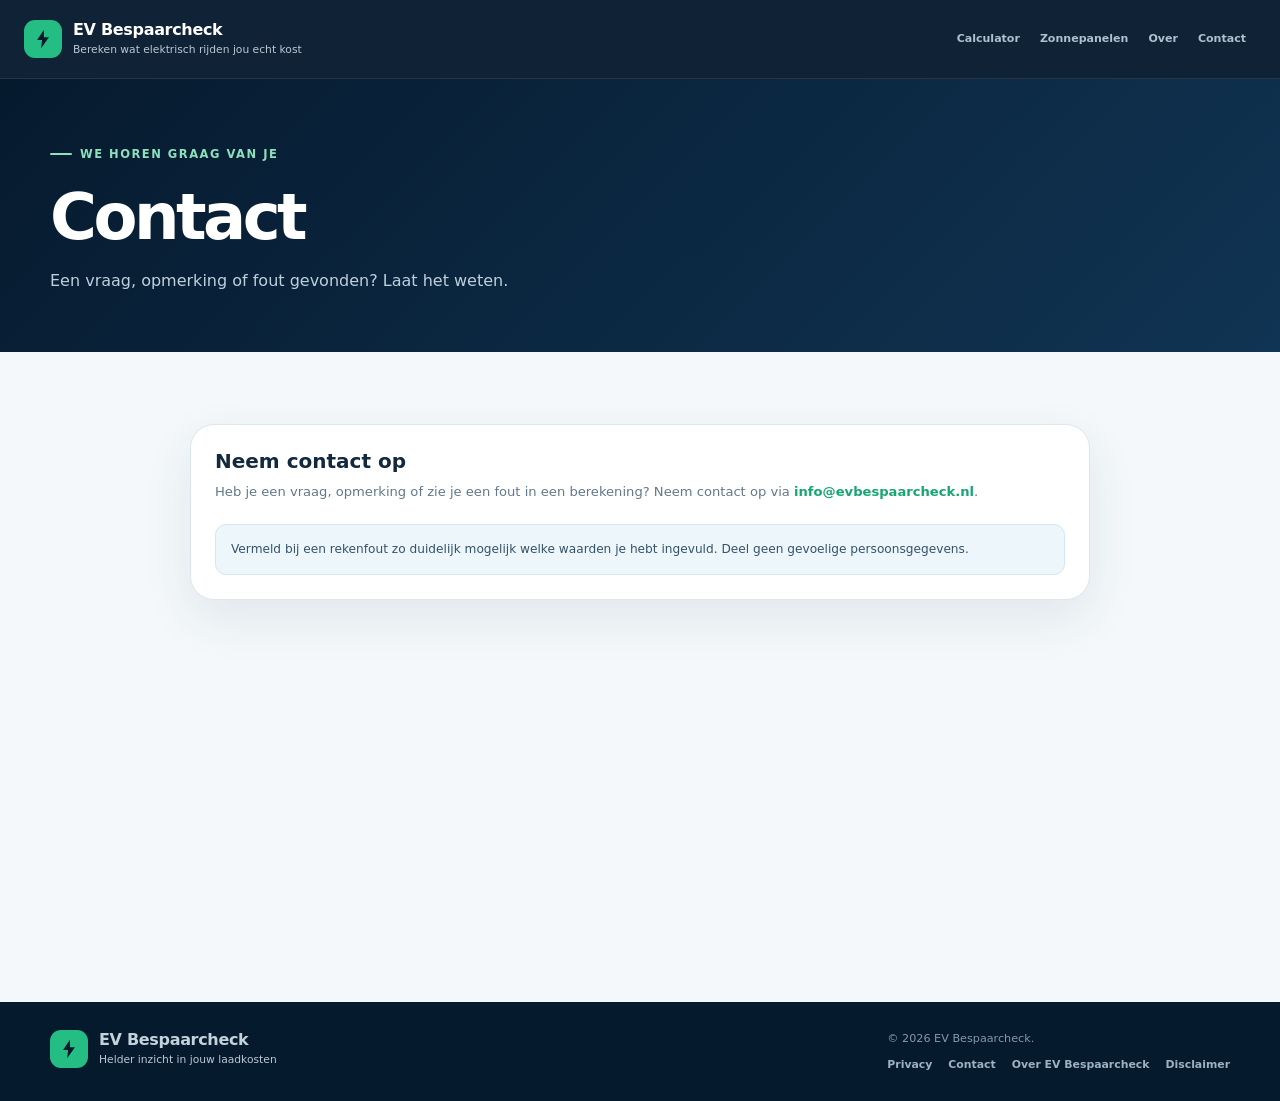
<file: contact.html>
<!doctype html>
<html lang="nl">
  <head>
    <meta charset="UTF-8"><meta name="viewport" content="width=device-width, initial-scale=1.0"><meta name="description" content="Neem contact op met EV Bespaarcheck."><meta name="robots" content="index, follow"><meta name="theme-color" content="#09233f">
    <title>Contact | EV Bespaarcheck</title><link rel="icon" href="favicon.svg" type="image/svg+xml"><link rel="stylesheet" href="styles.css?v=20260611-3">
  </head>
  <body>
    <header class="site-header"><div class="header-inner"><a class="brand" href="index.html" aria-label="EV Bespaarcheck home"><span class="brand-mark" aria-hidden="true"><svg viewBox="0 0 24 24"><path d="M13 2 5.5 13H11l-1 9L18.5 10H13l0-8Z"></path></svg></span><span><strong>EV Bespaarcheck</strong><small>Bereken wat elektrisch rijden jou echt kost</small></span></a><button class="menu-button" type="button" aria-expanded="false" aria-controls="main-nav"><span class="sr-only">Menu openen</span><span></span><span></span><span></span></button><nav id="main-nav" class="main-nav" aria-label="Hoofdnavigatie"><a href="index.html#calculator">Calculator</a><a href="index.html#zonnepanelen">Zonnepanelen</a><a href="over.html">Over</a><a href="contact.html">Contact</a></nav></div></header>
    <main><section class="content-page-hero"><div class="page-shell"><span class="eyebrow">We horen graag van je</span><h1>Contact</h1><p>Een vraag, opmerking of fout gevonden? Laat het weten.</p></div></section><section class="content-page"><div class="page-shell"><article class="content-card"><h2>Neem contact op</h2><p>Heb je een vraag, opmerking of zie je een fout in een berekening? Neem contact op via <a href="mailto:info@evbespaarcheck.nl">info@evbespaarcheck.nl</a>.</p><div class="trust-note">Vermeld bij een rekenfout zo duidelijk mogelijk welke waarden je hebt ingevuld. Deel geen gevoelige persoonsgegevens.</div></article></div></section></main>
    <footer><div class="page-shell footer-inner"><div class="brand footer-brand"><span class="brand-mark" aria-hidden="true"><svg viewBox="0 0 24 24"><path d="M13 2 5.5 13H11l-1 9L18.5 10H13l0-8Z"></path></svg></span><span><strong>EV Bespaarcheck</strong><small>Helder inzicht in jouw laadkosten</small></span></div><div class="footer-legal"><p>© <span class="current-year"></span> EV Bespaarcheck.</p><nav class="footer-links"><a href="privacy.html">Privacy</a><a href="contact.html">Contact</a><a href="over.html">Over EV Bespaarcheck</a><a href="disclaimer.html">Disclaimer</a></nav></div></div></footer>
    <script>document.querySelectorAll(".current-year").forEach((e)=>e.textContent=new Date().getFullYear());const b=document.querySelector(".menu-button"),n=document.querySelector("#main-nav");b.addEventListener("click",()=>{const o=n.classList.toggle("open");b.setAttribute("aria-expanded",String(o))});</script>
  </body>
</html>
</file>
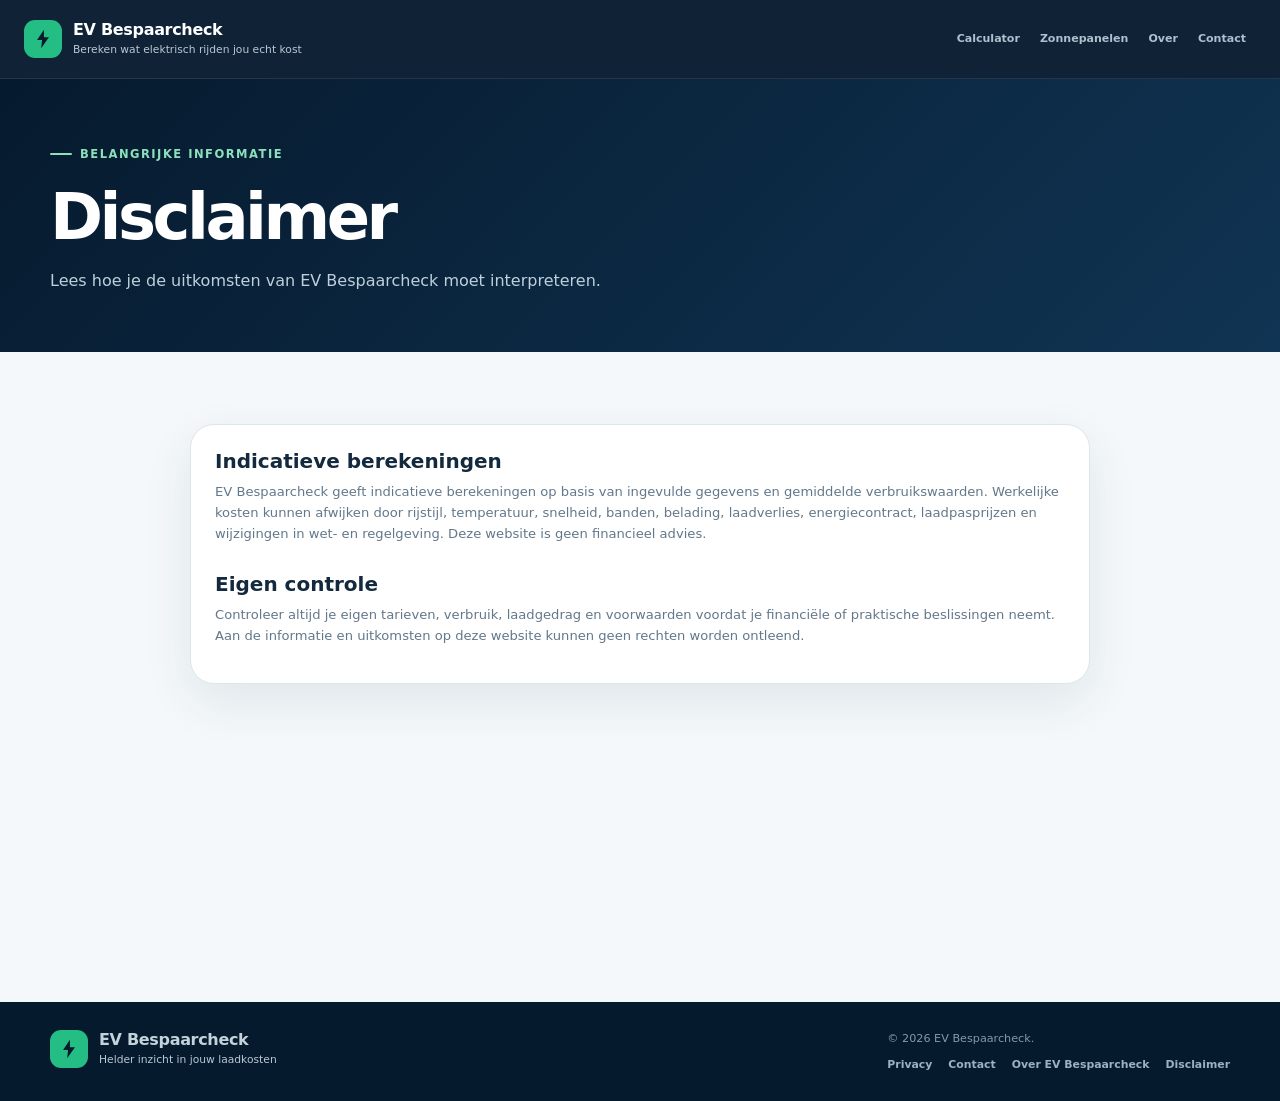
<file: disclaimer.html>
<!doctype html>
<html lang="nl">
  <head>
    <meta charset="UTF-8"><meta name="viewport" content="width=device-width, initial-scale=1.0"><meta name="description" content="Disclaimer van EV Bespaarcheck."><meta name="robots" content="index, follow"><meta name="theme-color" content="#09233f">
    <title>Disclaimer | EV Bespaarcheck</title><link rel="icon" href="favicon.svg" type="image/svg+xml"><link rel="stylesheet" href="styles.css?v=20260611-3">
  </head>
  <body>
    <header class="site-header"><div class="header-inner"><a class="brand" href="index.html" aria-label="EV Bespaarcheck home"><span class="brand-mark" aria-hidden="true"><svg viewBox="0 0 24 24"><path d="M13 2 5.5 13H11l-1 9L18.5 10H13l0-8Z"></path></svg></span><span><strong>EV Bespaarcheck</strong><small>Bereken wat elektrisch rijden jou echt kost</small></span></a><button class="menu-button" type="button" aria-expanded="false" aria-controls="main-nav"><span class="sr-only">Menu openen</span><span></span><span></span><span></span></button><nav id="main-nav" class="main-nav" aria-label="Hoofdnavigatie"><a href="index.html#calculator">Calculator</a><a href="index.html#zonnepanelen">Zonnepanelen</a><a href="over.html">Over</a><a href="contact.html">Contact</a></nav></div></header>
    <main><section class="content-page-hero"><div class="page-shell"><span class="eyebrow">Belangrijke informatie</span><h1>Disclaimer</h1><p>Lees hoe je de uitkomsten van EV Bespaarcheck moet interpreteren.</p></div></section><section class="content-page"><div class="page-shell"><article class="content-card"><h2>Indicatieve berekeningen</h2><p>EV Bespaarcheck geeft indicatieve berekeningen op basis van ingevulde gegevens en gemiddelde verbruikswaarden. Werkelijke kosten kunnen afwijken door rijstijl, temperatuur, snelheid, banden, belading, laadverlies, energiecontract, laadpasprijzen en wijzigingen in wet- en regelgeving. Deze website is geen financieel advies.</p><h2>Eigen controle</h2><p>Controleer altijd je eigen tarieven, verbruik, laadgedrag en voorwaarden voordat je financiële of praktische beslissingen neemt. Aan de informatie en uitkomsten op deze website kunnen geen rechten worden ontleend.</p></article></div></section></main>
    <footer><div class="page-shell footer-inner"><div class="brand footer-brand"><span class="brand-mark" aria-hidden="true"><svg viewBox="0 0 24 24"><path d="M13 2 5.5 13H11l-1 9L18.5 10H13l0-8Z"></path></svg></span><span><strong>EV Bespaarcheck</strong><small>Helder inzicht in jouw laadkosten</small></span></div><div class="footer-legal"><p>© <span class="current-year"></span> EV Bespaarcheck.</p><nav class="footer-links"><a href="privacy.html">Privacy</a><a href="contact.html">Contact</a><a href="over.html">Over EV Bespaarcheck</a><a href="disclaimer.html">Disclaimer</a></nav></div></div></footer>
    <script>document.querySelectorAll(".current-year").forEach((e)=>e.textContent=new Date().getFullYear());const b=document.querySelector(".menu-button"),n=document.querySelector("#main-nav");b.addEventListener("click",()=>{const o=n.classList.toggle("open");b.setAttribute("aria-expanded",String(o))});</script>
  </body>
</html>
</file>
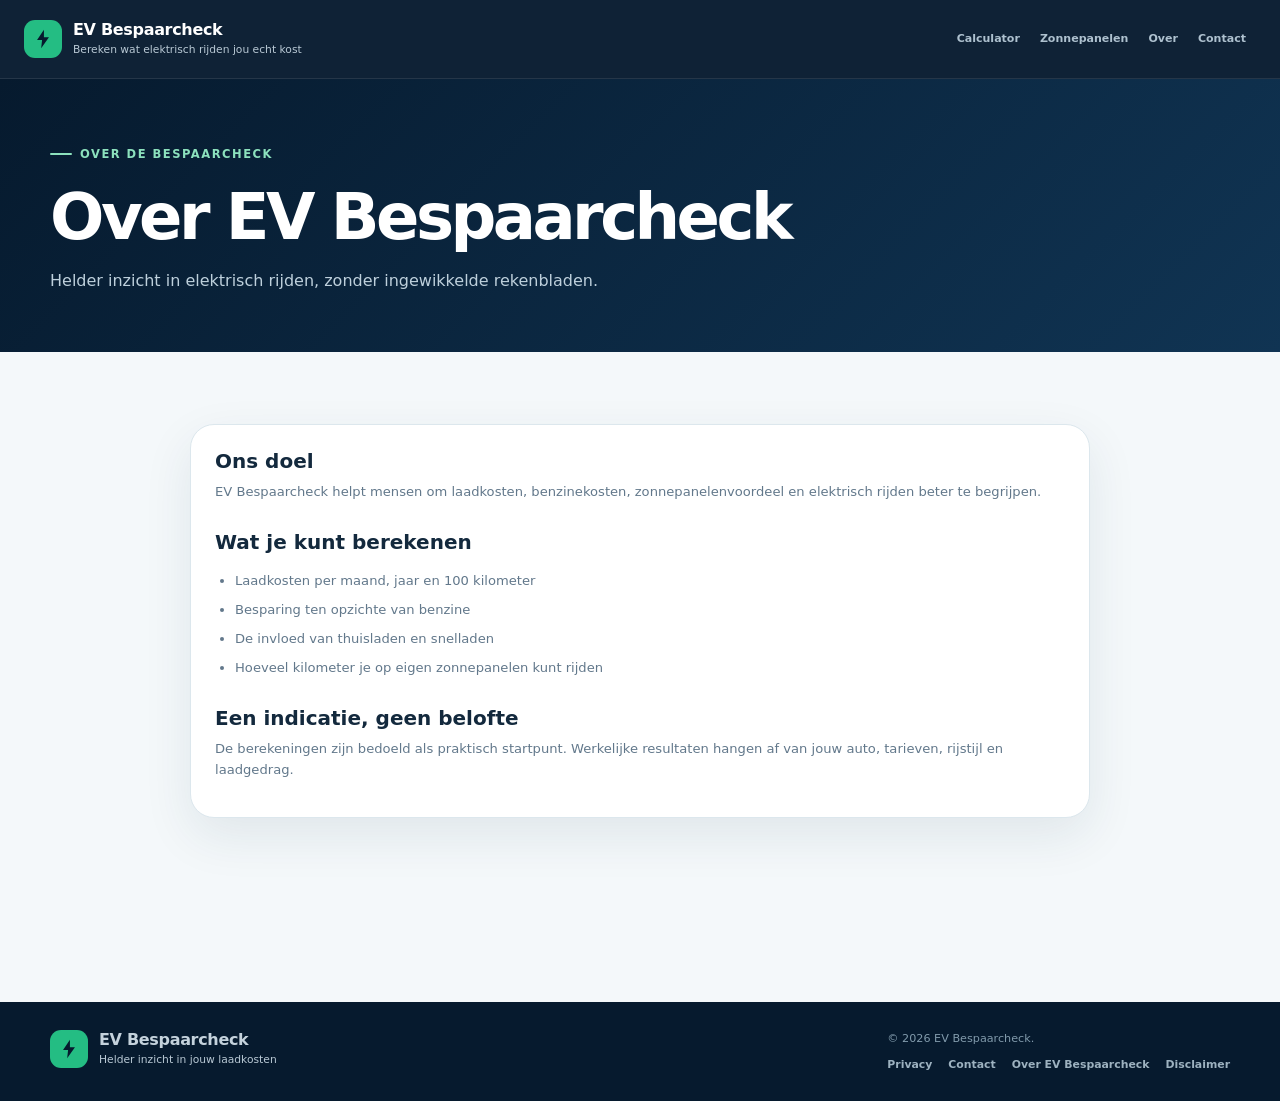
<file: over.html>
<!doctype html>
<html lang="nl">
  <head>
    <meta charset="UTF-8"><meta name="viewport" content="width=device-width, initial-scale=1.0"><meta name="description" content="Lees meer over het doel van EV Bespaarcheck."><meta name="robots" content="index, follow"><meta name="theme-color" content="#09233f">
    <title>Over EV Bespaarcheck</title><link rel="icon" href="favicon.svg" type="image/svg+xml"><link rel="stylesheet" href="styles.css?v=20260611-3">
  </head>
  <body>
    <header class="site-header"><div class="header-inner"><a class="brand" href="index.html" aria-label="EV Bespaarcheck home"><span class="brand-mark" aria-hidden="true"><svg viewBox="0 0 24 24"><path d="M13 2 5.5 13H11l-1 9L18.5 10H13l0-8Z"></path></svg></span><span><strong>EV Bespaarcheck</strong><small>Bereken wat elektrisch rijden jou echt kost</small></span></a><button class="menu-button" type="button" aria-expanded="false" aria-controls="main-nav"><span class="sr-only">Menu openen</span><span></span><span></span><span></span></button><nav id="main-nav" class="main-nav" aria-label="Hoofdnavigatie"><a href="index.html#calculator">Calculator</a><a href="index.html#zonnepanelen">Zonnepanelen</a><a href="over.html">Over</a><a href="contact.html">Contact</a></nav></div></header>
    <main><section class="content-page-hero"><div class="page-shell"><span class="eyebrow">Over de bespaarcheck</span><h1>Over EV Bespaarcheck</h1><p>Helder inzicht in elektrisch rijden, zonder ingewikkelde rekenbladen.</p></div></section><section class="content-page"><div class="page-shell"><article class="content-card"><h2>Ons doel</h2><p>EV Bespaarcheck helpt mensen om laadkosten, benzinekosten, zonnepanelenvoordeel en elektrisch rijden beter te begrijpen.</p><h2>Wat je kunt berekenen</h2><ul><li>Laadkosten per maand, jaar en 100 kilometer</li><li>Besparing ten opzichte van benzine</li><li>De invloed van thuisladen en snelladen</li><li>Hoeveel kilometer je op eigen zonnepanelen kunt rijden</li></ul><h2>Een indicatie, geen belofte</h2><p>De berekeningen zijn bedoeld als praktisch startpunt. Werkelijke resultaten hangen af van jouw auto, tarieven, rijstijl en laadgedrag.</p></article></div></section></main>
    <footer><div class="page-shell footer-inner"><div class="brand footer-brand"><span class="brand-mark" aria-hidden="true"><svg viewBox="0 0 24 24"><path d="M13 2 5.5 13H11l-1 9L18.5 10H13l0-8Z"></path></svg></span><span><strong>EV Bespaarcheck</strong><small>Helder inzicht in jouw laadkosten</small></span></div><div class="footer-legal"><p>© <span class="current-year"></span> EV Bespaarcheck.</p><nav class="footer-links"><a href="privacy.html">Privacy</a><a href="contact.html">Contact</a><a href="over.html">Over EV Bespaarcheck</a><a href="disclaimer.html">Disclaimer</a></nav></div></div></footer>
    <script>document.querySelectorAll(".current-year").forEach((e)=>e.textContent=new Date().getFullYear());const b=document.querySelector(".menu-button"),n=document.querySelector("#main-nav");b.addEventListener("click",()=>{const o=n.classList.toggle("open");b.setAttribute("aria-expanded",String(o))});</script>
  </body>
</html>
</file>
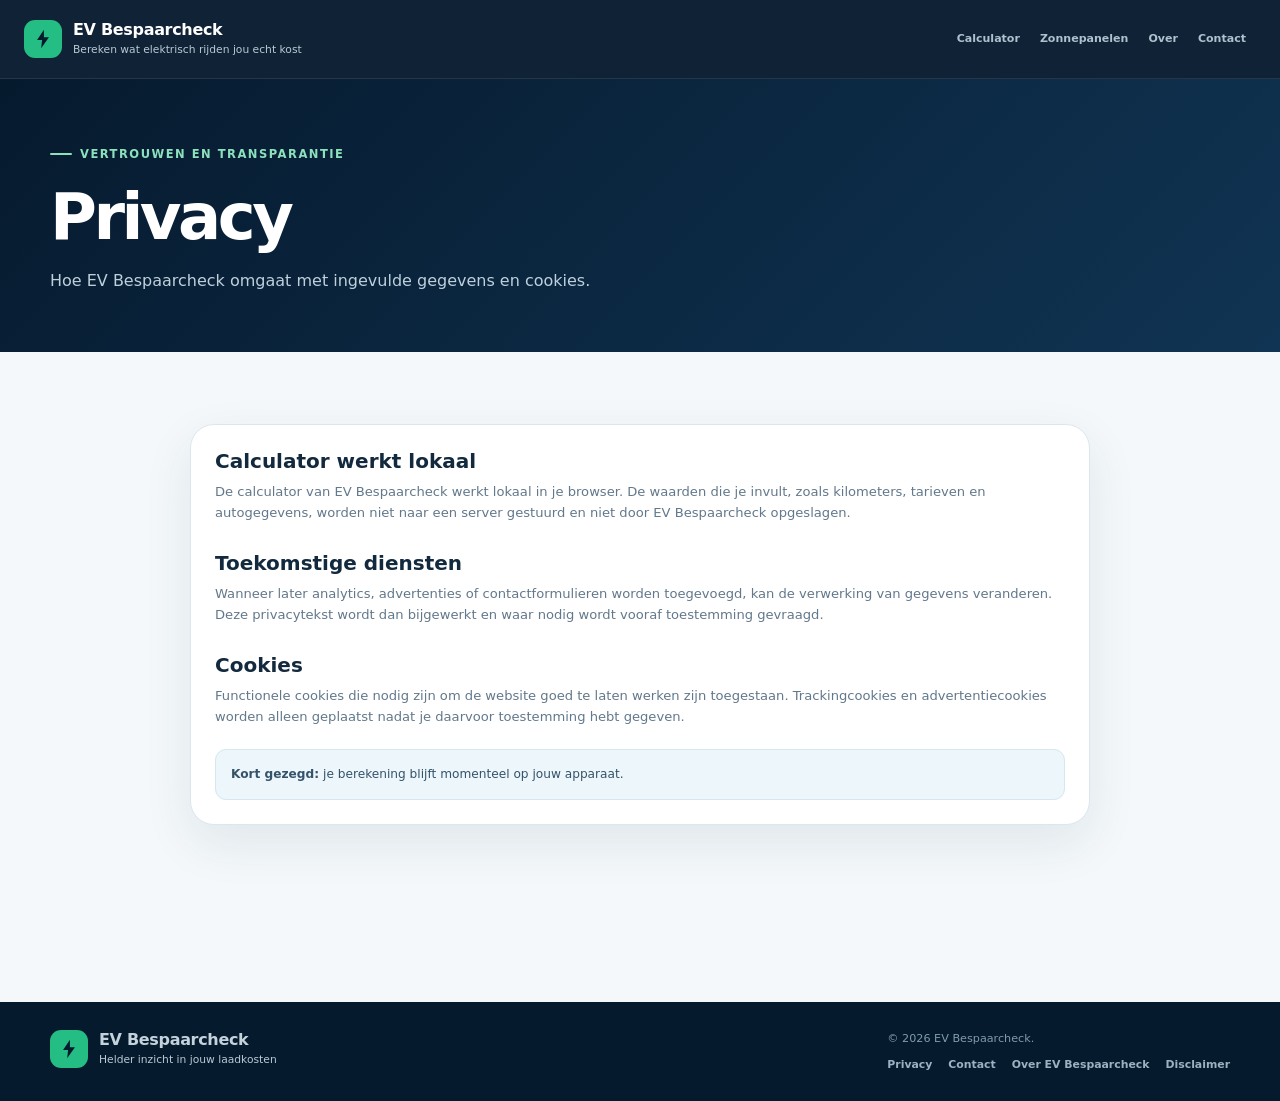
<file: privacy.html>
<!doctype html>
<html lang="nl">
  <head>
    <meta charset="UTF-8">
    <meta name="viewport" content="width=device-width, initial-scale=1.0">
    <meta name="description" content="Lees hoe EV Bespaarcheck omgaat met privacy, ingevulde gegevens en cookies.">
    <meta name="robots" content="index, follow">
    <meta name="theme-color" content="#09233f">
    <title>Privacy | EV Bespaarcheck</title>
    <link rel="icon" href="favicon.svg" type="image/svg+xml">
    <link rel="stylesheet" href="styles.css?v=20260611-3">
  </head>
  <body>
    <header class="site-header">
      <div class="header-inner">
        <a class="brand" href="index.html" aria-label="EV Bespaarcheck home">
          <span class="brand-mark" aria-hidden="true"><svg viewBox="0 0 24 24"><path d="M13 2 5.5 13H11l-1 9L18.5 10H13l0-8Z"></path></svg></span>
          <span><strong>EV Bespaarcheck</strong><small>Bereken wat elektrisch rijden jou echt kost</small></span>
        </a>
        <button class="menu-button" type="button" aria-expanded="false" aria-controls="main-nav"><span class="sr-only">Menu openen</span><span></span><span></span><span></span></button>
        <nav id="main-nav" class="main-nav" aria-label="Hoofdnavigatie">
          <a href="index.html#calculator">Calculator</a><a href="index.html#zonnepanelen">Zonnepanelen</a><a href="over.html">Over</a><a href="contact.html">Contact</a>
        </nav>
      </div>
    </header>
    <main>
      <section class="content-page-hero"><div class="page-shell"><span class="eyebrow">Vertrouwen en transparantie</span><h1>Privacy</h1><p>Hoe EV Bespaarcheck omgaat met ingevulde gegevens en cookies.</p></div></section>
      <section class="content-page"><div class="page-shell"><article class="content-card">
        <h2>Calculator werkt lokaal</h2>
        <p>De calculator van EV Bespaarcheck werkt lokaal in je browser. De waarden die je invult, zoals kilometers, tarieven en autogegevens, worden niet naar een server gestuurd en niet door EV Bespaarcheck opgeslagen.</p>
        <h2>Toekomstige diensten</h2>
        <p>Wanneer later analytics, advertenties of contactformulieren worden toegevoegd, kan de verwerking van gegevens veranderen. Deze privacytekst wordt dan bijgewerkt en waar nodig wordt vooraf toestemming gevraagd.</p>
        <h2>Cookies</h2>
        <p>Functionele cookies die nodig zijn om de website goed te laten werken zijn toegestaan. Trackingcookies en advertentiecookies worden alleen geplaatst nadat je daarvoor toestemming hebt gegeven.</p>
        <div class="trust-note"><strong>Kort gezegd:</strong> je berekening blijft momenteel op jouw apparaat.</div>
      </article></div></section>
    </main>
    <footer><div class="page-shell footer-inner"><div class="brand footer-brand"><span class="brand-mark" aria-hidden="true"><svg viewBox="0 0 24 24"><path d="M13 2 5.5 13H11l-1 9L18.5 10H13l0-8Z"></path></svg></span><span><strong>EV Bespaarcheck</strong><small>Helder inzicht in jouw laadkosten</small></span></div><div class="footer-legal"><p>© <span class="current-year"></span> EV Bespaarcheck.</p><nav class="footer-links"><a href="privacy.html">Privacy</a><a href="contact.html">Contact</a><a href="over.html">Over EV Bespaarcheck</a><a href="disclaimer.html">Disclaimer</a></nav></div></div></footer>
    <script>document.querySelectorAll(".current-year").forEach((e)=>e.textContent=new Date().getFullYear());const b=document.querySelector(".menu-button"),n=document.querySelector("#main-nav");b.addEventListener("click",()=>{const o=n.classList.toggle("open");b.setAttribute("aria-expanded",String(o))});</script>
  </body>
</html>
</file>
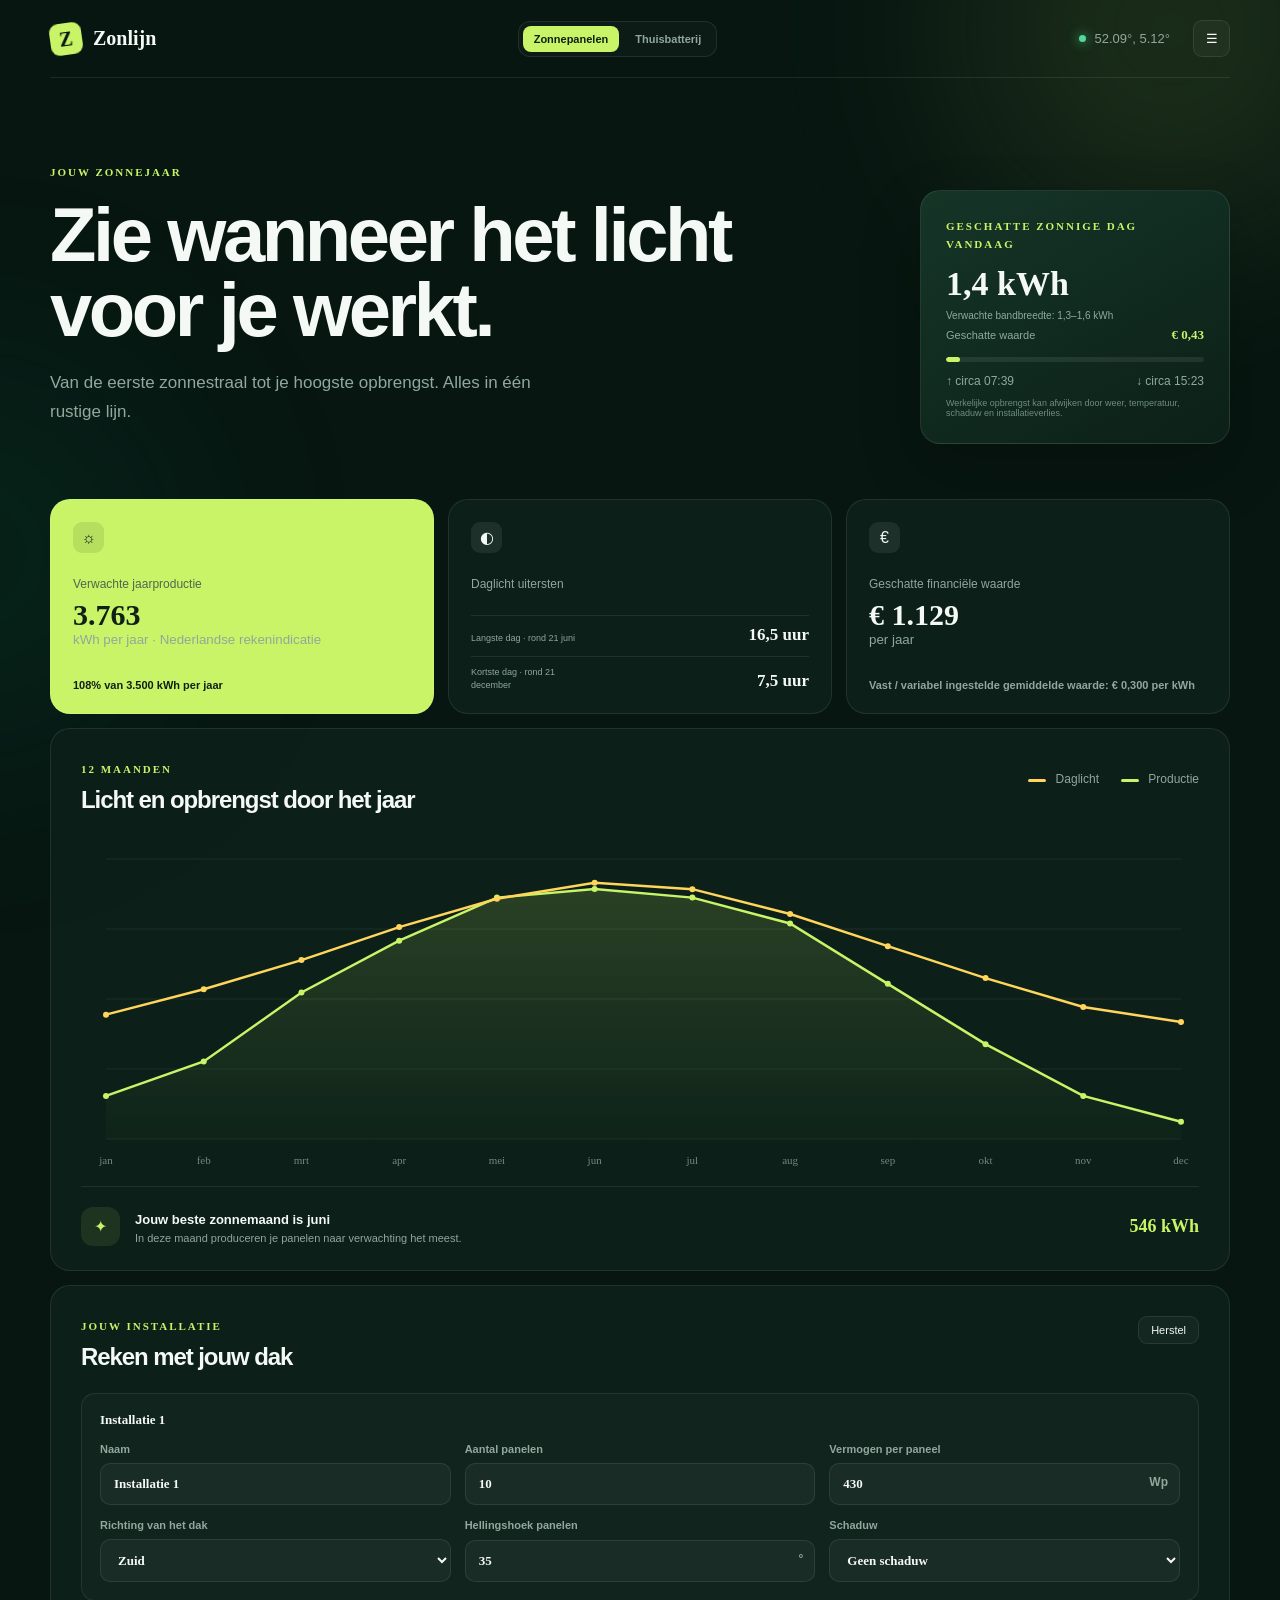
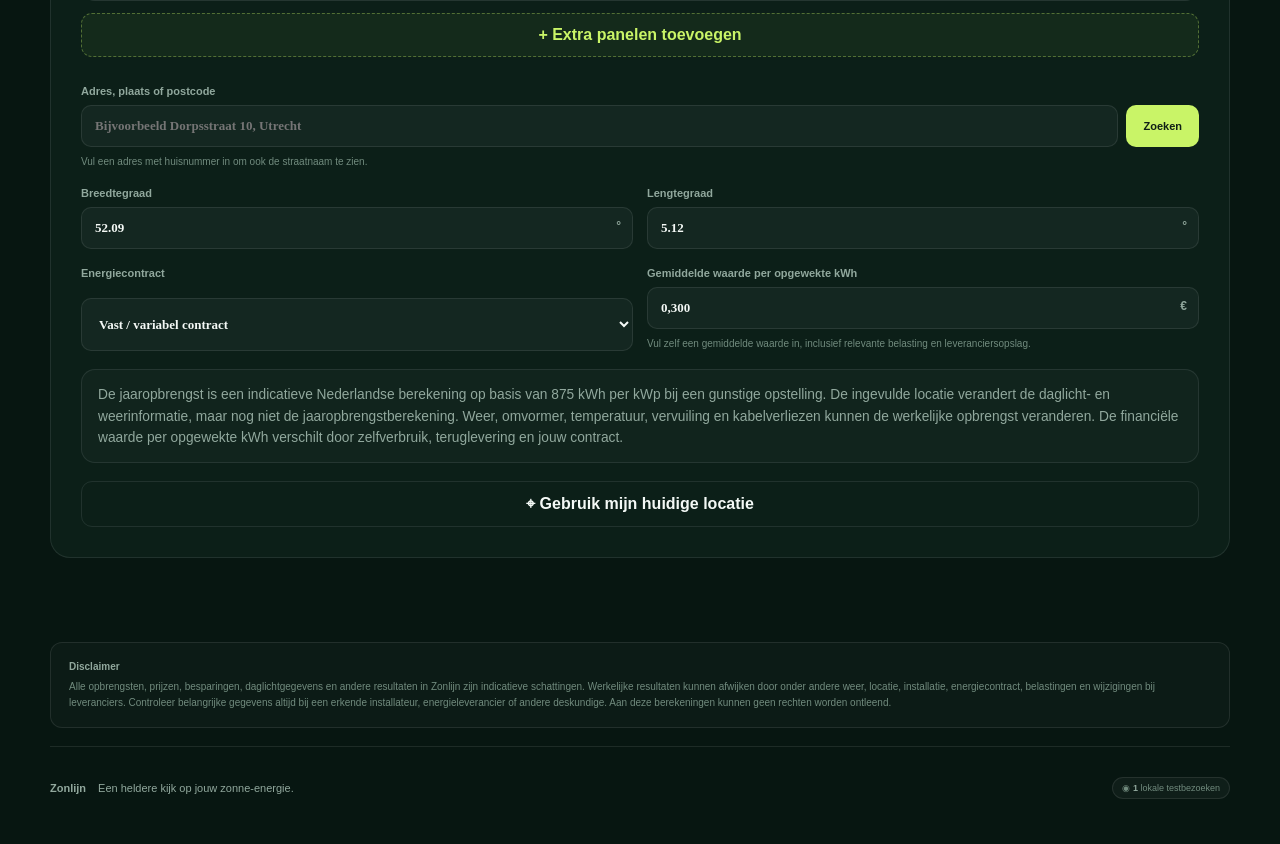
<file: outputs/Zonlijn-app.html>
<!doctype html>
<html lang="nl">
<head>
  <meta charset="UTF-8">
  <meta name="viewport" content="width=device-width, initial-scale=1.0">
  <meta name="theme-color" content="#071611">
  <title>Zonlijn</title>
  <style>
:root {
  --bg: #071611;
  --card: #0d211a;
  --card-light: #112a21;
  --line: rgba(255, 255, 255, 0.09);
  --text: #f4f9f6;
  --muted: #91a89d;
  --lime: #c9f467;
  --green: #55d99b;
  --yellow: #ffd55c;
}

* { box-sizing: border-box; }
html { scroll-behavior: smooth; }
body {
  margin: 0;
  background: var(--bg);
  color: var(--text);
  font-family: "DM Sans", sans-serif;
  min-height: 100vh;
  overflow-x: hidden;
}

.glow {
  position: fixed; width: 420px; height: 420px; border-radius: 50%;
  filter: blur(110px); opacity: .11; pointer-events: none; z-index: -1;
}
.glow-one { background: var(--lime); top: -180px; right: -100px; }
.glow-two { background: #0a8f62; bottom: 15%; left: -240px; }

.topbar, main, footer { width: min(1180px, calc(100% - 40px)); margin: auto; }
.topbar {
  height: 78px; display: flex; align-items: center; justify-content: space-between;
  border-bottom: 1px solid var(--line);
}
.brand { color: var(--text); text-decoration: none; display: flex; align-items: center; gap: 11px; font: 800 20px Manrope; }
.brand-mark {
  background: var(--lime); color: var(--bg); width: 32px; height: 32px; border-radius: 9px;
  display: grid; place-items: center; transform: rotate(-8deg);
}
.top-actions { display: flex; align-items: center; gap: 9px; color: var(--muted); font-size: 13px; }
.main-nav { display: flex; align-items: center; gap: 5px; padding: 4px; border: 1px solid var(--line); border-radius: 12px; background: rgba(255,255,255,.025); }
.main-nav a { padding: 7px 11px; border-radius: 8px; color: var(--muted); text-decoration: none; font-size: 11px; font-weight: 700; }
.main-nav a.active { color: #102016; background: var(--lime); }
.status-dot { width: 7px; height: 7px; border-radius: 50%; background: var(--green); box-shadow: 0 0 12px var(--green); }
button { font: inherit; cursor: pointer; }
.icon-button, .small-button {
  border: 1px solid var(--line); color: var(--text); background: rgba(255,255,255,.04); border-radius: 9px;
}
.icon-button { width: 37px; height: 37px; margin-left: 14px; }

main { padding: 84px 0; }
.hero { display: grid; grid-template-columns: 1fr 310px; align-items: end; gap: 70px; margin-bottom: 55px; }
.eyebrow { color: var(--lime); font: 700 11px Manrope; letter-spacing: .18em; }
h1, h2 { font-family: Manrope, sans-serif; margin: 0; letter-spacing: -.045em; }
h1 { font-size: clamp(46px, 6vw, 76px); line-height: .99; margin-top: 17px; max-width: 750px; }
h2 { font-size: 24px; margin-top: 9px; }
.hero p { color: var(--muted); max-width: 510px; font-size: 17px; line-height: 1.7; margin-top: 22px; }
.today-card {
  background: linear-gradient(150deg, #153527, #0c2018); padding: 25px; border: 1px solid var(--line);
  border-radius: 20px; box-shadow: 0 25px 60px rgba(0,0,0,.22);
}
.today-card strong { display: block; font: 800 34px Manrope; margin: 13px 0 16px; }
.today-range { color: var(--muted); font-size: 10px; margin: -9px 0 13px; }
.today-value { display: flex; justify-content: space-between; align-items: center; color: var(--muted); font-size: 11px; margin: -7px 0 14px; }
.today-value b { color: var(--lime); font: 700 13px Manrope; }
.today-line { height: 5px; border-radius: 10px; background: rgba(255,255,255,.08); overflow: hidden; }
.today-line span { height: 100%; display: block; background: var(--lime); border-radius: inherit; }
.today-meta { display: flex; justify-content: space-between; color: var(--muted); font-size: 12px; margin-top: 12px; }
.today-note { display: block; color: #718b7e; font-size: 9px; margin-top: 10px; }

.metrics { display: grid; grid-template-columns: repeat(3, 1fr); gap: 14px; margin-bottom: 14px; }
.metric-card, .chart-card, .settings-card {
  background: rgba(13,33,26,.86); border: 1px solid var(--line); border-radius: 20px;
}
.metric-card { min-height: 215px; padding: 22px; display: flex; flex-direction: column; position: relative; overflow: hidden; }
.metric-card.featured { background: var(--lime); color: #102016; }
.metric-icon { width: 31px; height: 31px; border-radius: 9px; display: grid; place-items: center; background: rgba(255,255,255,.08); margin-bottom: 24px; }
.featured .metric-icon { background: rgba(10,30,20,.1); }
.metric-card > span { color: var(--muted); font-size: 12px; }
.featured > span, .featured small { color: #4e684e; }
.metric-card strong { font: 800 30px Manrope; margin-top: 7px; }
.metric-card small { color: var(--muted); margin-top: 0; }
.comparison { margin-top: auto; font-size: 11px; font-weight: 600; }
.comparison.muted { color: var(--muted); }
.mini-bars { height: 30px; display: flex; gap: 3px; align-items: flex-end; margin-top: auto; }
.mini-bars i { display: block; width: 7px; background: var(--green); opacity: .7; border-radius: 2px 2px 0 0; }
.daylight-extremes { display:grid; gap:11px; margin-top:auto; }
.daylight-extremes div { display:flex; align-items:end; justify-content:space-between; gap:10px; padding-top:9px; border-top:1px solid var(--line); }
.daylight-extremes small { max-width:120px; color:var(--muted); font-size:9px; line-height:1.4; }
.daylight-extremes strong { margin:0; font:800 17px Manrope; white-space:nowrap; }

.chart-card { padding: 30px 30px 24px; margin-bottom: 14px; }
.section-heading { display: flex; justify-content: space-between; align-items: flex-start; gap: 20px; }
.legend { display: flex; gap: 22px; color: var(--muted); font-size: 12px; padding-top: 13px; }
.chart-actions { display: flex; align-items: flex-start; gap: 15px; }
.chart-back { display: none; margin-top: 5px; color: var(--lime); }
.chart-back.visible { display: block; }
.legend-line { display: inline-block; width: 18px; height: 3px; vertical-align: middle; margin-right: 6px; border-radius: 4px; }
.legend-line.sunlight { background: var(--yellow); }
.legend-line.production { background: var(--lime); }
.legend-line.weather { background: #ff9b5e; }
.weather-legend { display: none; }
.weather-legend.visible { display: inline; }
.chart-wrap { height: 330px; position: relative; margin-top: 30px; }
#yearChart { width: 100%; height: 100%; cursor: crosshair; touch-action: pan-y; }
.chart-tooltip {
  display: none; position: absolute; z-index: 4; pointer-events: none; min-width: 175px;
  background: #f5f9f7; color: #13241b; padding: 12px 14px; border-radius: 12px;
  font-size: 11px; line-height: 1.7; box-shadow: 0 12px 35px rgba(0,0,0,.35);
}
.chart-tooltip.visible { display: block; }
.chart-tooltip strong { display: block; font: 800 13px Manrope; margin-bottom: 4px; text-transform: capitalize; }
.chart-tooltip span { display: flex; justify-content: space-between; gap: 18px; color: #53675c; }
.chart-tooltip b { color: #13241b; }
.chart-insight {
  display: grid; grid-template-columns: auto 1fr auto; align-items: center; gap: 15px; border-top: 1px solid var(--line);
  padding-top: 20px; margin-top: 12px;
}
.insight-icon { width: 39px; height: 39px; border-radius: 12px; display: grid; place-items: center; color: var(--lime); background: rgba(201,244,103,.1); }
.chart-insight strong { font-size: 13px; }
.chart-insight p { color: var(--muted); font-size: 11px; margin: 4px 0 0; }
.chart-insight > strong:last-child { font: 800 18px Manrope; color: var(--lime); }

.lower-grid { display: grid; grid-template-columns: 1fr; gap: 14px; }
.settings-card { padding: 30px; }
.calculation-note {
  margin: 18px 0 0;
  padding: 14px 16px;
  border: 1px solid var(--line);
  border-radius: 14px;
  color: var(--muted);
  background: rgba(255,255,255,.025);
  font-size: .86rem;
  line-height: 1.55;
}
.small-button { padding: 7px 12px; font-size: 11px; }
#solarForm { display: grid; grid-template-columns: repeat(2, 1fr); gap: 18px 14px; margin-top: 28px; }
.installation {
  margin-top: 22px; padding: 18px; border-radius: 14px; border: 1px solid var(--line);
  background: rgba(255,255,255,.025);
}
.installation-head { display: flex; align-items: center; justify-content: space-between; gap: 12px; margin-bottom: 15px; }
.installation-head strong { font: 700 13px Manrope; }
.remove-installation {
  color: #ff9b92; border: 0; background: transparent; font-size: 11px; padding: 5px;
}
.installation-grid { display: grid; grid-template-columns: repeat(3, 1fr); gap: 14px; }
.add-installation-button {
  width: 100%; margin-top: 12px; padding: 12px; color: var(--lime); background: rgba(201,244,103,.05);
  border: 1px dashed rgba(201,244,103,.35); border-radius: 11px; font-weight: 700;
}
label { display: grid; gap: 8px; color: var(--muted); font-size: 11px; font-weight: 600; }
input, select {
  width: 100%; background: rgba(255,255,255,.04); color: var(--text); border: 1px solid var(--line);
  padding: 12px 13px; border-radius: 10px; outline: none; font: 600 13px "DM Sans";
}
input:focus, select:focus { border-color: rgba(201,244,103,.5); }
input:disabled {
  cursor: not-allowed; color: #789085; background: rgba(255,255,255,.025);
  border-color: rgba(255,255,255,.05); opacity: .65;
}
label small { color: #718b7e; font-size: 10px; font-weight: 500; line-height: 1.4; }
.dynamic-cost-field { display: none; }
.dynamic-cost-field.visible { display: grid; }
option { background: #10251c; }
.input-suffix { display: flex; position: relative; }
.input-suffix span { position: absolute; right: 12px; top: 12px; color: var(--muted); font-size: 12px; }
.location-button {
  width: 100%; padding: 13px 16px; border: 1px solid var(--line); border-radius: 11px; margin-top: 18px; font-weight: 700;
}
.location-search-label { grid-column: 1 / -1; }
.location-search { display: grid; grid-template-columns: 1fr auto; gap: 8px; }
.location-search button {
  padding: 0 17px; color: #102016; background: var(--lime); border: 0; border-radius: 10px; font-weight: 700;
}
.location-button { color: var(--text); background: transparent; }
.disclaimer {
  width: min(1180px, calc(100% - 40px)); margin: 0 auto 18px; padding: 16px 18px; border: 1px solid var(--line);
  border-radius: 12px; color: #718b7e; background: rgba(255,255,255,.025); font-size: 10px; line-height: 1.6;
}
.disclaimer strong { display: block; color: var(--muted); margin-bottom: 4px; }
.disclaimer p { margin: 0; }
footer { display: flex; justify-content: space-between; align-items: center; padding: 30px 0 45px; border-top: 1px solid var(--line); color: var(--muted); font-size: 11px; }
footer > div { display: flex; gap: 12px; }
.visitor-counter { padding: 5px 9px; border-radius: 20px; color: #718b7e; background: rgba(255,255,255,.035); border: 1px solid var(--line); font-size: 9px; }
.visitor-counter b { color: var(--muted); }

@media (max-width: 900px) {
  .hero { grid-template-columns: 1fr; }
  .metrics { grid-template-columns: repeat(2, 1fr); }
  .lower-grid { grid-template-columns: 1fr; }
}
@media (max-width: 600px) {
  .topbar, main, footer { width: min(100% - 24px, 1180px); }
  main { padding: 48px 0; }
  .top-actions > span:not(.status-dot) { display: none; }
  .main-nav a { padding: 7px; font-size: 9px; }
  .metrics, #solarForm, .installation-grid { grid-template-columns: 1fr; }
  .chart-card, .settings-card { padding: 20px; }
  .section-heading, .legend { flex-direction: column; }
  .chart-actions { flex-direction: column; }
  .legend { gap: 10px; }
  .chart-wrap { height: 280px; }
  footer, footer > div { align-items: flex-start; flex-direction: column; gap: 8px; }
}

</style>
</head>
<body>
  <div class="glow glow-one"></div>
  <div class="glow glow-two"></div>
  <header class="topbar">
    <a class="brand" href="#">
      <span class="brand-mark">Z</span>
      <span>Zonlijn</span>
    </a>
    <nav class="main-nav">
      <a class="active" href="index.html">Zonnepanelen</a>
      <a href="Zonlijn-batterij.html">Thuisbatterij</a>
    </nav>
    <div class="top-actions">
      <span class="status-dot"></span>
      <span id="locationLabel">Utrecht, Nederland</span>
      <button class="icon-button" id="settingsButton" aria-label="Open instellingen">☰</button>
    </div>
  </header>

  <main>
    <section class="hero">
      <div>
        <span class="eyebrow">JOUW ZONNEJAAR</span>
        <h1>Zie wanneer het licht<br>voor je werkt.</h1>
        <p>Van de eerste zonnestraal tot je hoogste opbrengst. Alles in één rustige lijn.</p>
      </div>
      <div class="today-card">
        <span class="eyebrow">GESCHATTE ZONNIGE DAG VANDAAG</span>
        <strong id="todayProduction">— kWh</strong>
        <div class="today-range" id="todayRange">Verwachte bandbreedte: —</div>
        <div class="today-value">Geschatte waarde <b id="todayValue">€ —</b></div>
        <div class="today-line"><span id="todayProgress"></span></div>
        <div class="today-meta">
          <span id="sunriseToday">↑ —</span>
          <span id="sunsetToday">↓ —</span>
        </div>
        <small class="today-note">Werkelijke opbrengst kan afwijken door weer, temperatuur, schaduw en installatieverlies.</small>
      </div>
    </section>

    <section class="metrics">
      <article class="metric-card featured">
        <div class="metric-icon">☼</div>
        <span>Verwachte jaarproductie</span>
        <strong id="annualProduction">—</strong>
        <small>kWh per jaar · Nederlandse rekenindicatie</small>
        <div class="comparison" id="homeCoverage">Vergeleken met 3.500 kWh per jaar</div>
      </article>
      <article class="metric-card">
        <div class="metric-icon">◐</div>
        <span>Daglicht uitersten</span>
        <div class="daylight-extremes">
          <div><small>Langste dag · rond 21 juni</small><strong><span id="longestDay">—</span> uur</strong></div>
          <div><small>Kortste dag · rond 21 december</small><strong><span id="shortestDay">—</span> uur</strong></div>
        </div>
      </article>
      <article class="metric-card">
        <div class="metric-icon">€</div>
        <span>Geschatte financiële waarde</span>
        <strong id="annualSavings">—</strong>
        <small>per jaar</small>
          <div class="comparison muted" id="priceSummary">Bij € 0,30 per kWh</div>
      </article>
    </section>

    <section class="chart-card">
      <div class="section-heading">
        <div>
          <span class="eyebrow" id="chartEyebrow">12 MAANDEN</span>
          <h2 id="chartTitle">Licht en opbrengst door het jaar</h2>
        </div>
        <div class="chart-actions">
          <button class="small-button chart-back" id="chartBackButton">← Terug naar jaar</button>
          <div class="legend">
            <span><i class="legend-line sunlight"></i> Daglicht</span>
            <span><i class="legend-line production"></i> Productie</span>
            <span class="weather-legend" id="weatherLegend"><i class="legend-line weather"></i> Weerhistorie vorig jaar (modeldata)</span>
          </div>
        </div>
      </div>
      <div class="chart-wrap">
        <canvas id="yearChart"></canvas>
        <div class="chart-tooltip" id="chartTooltip"></div>
      </div>
      <div class="chart-insight">
        <span class="insight-icon">✦</span>
        <div>
          <strong>Jouw beste zonnemaand is <span id="bestMonth">—</span></strong>
          <p>In deze maand produceren je panelen naar verwachting het meest.</p>
        </div>
        <strong id="bestMonthYield">— kWh</strong>
      </div>
    </section>

    <section class="lower-grid">
      <article class="settings-card" id="settings">
        <div class="section-heading">
          <div>
            <span class="eyebrow">JOUW INSTALLATIE</span>
            <h2>Reken met jouw dak</h2>
          </div>
          <button class="small-button" id="resetButton">Herstel</button>
        </div>
        <div id="installations"></div>
        <button class="add-installation-button" id="addInstallationButton">+ Extra panelen toevoegen</button>
        <form id="solarForm">
          <label class="location-search-label">
            Adres, plaats of postcode
            <div class="location-search">
              <input type="search" id="locationSearch" placeholder="Bijvoorbeeld Dorpsstraat 10, Utrecht">
              <button type="button" id="locationSearchButton">Zoeken</button>
            </div>
            <small id="locationSearchMessage">Vul een adres met huisnummer in om ook de straatnaam te zien.</small>
          </label>
          <label>
            Breedtegraad
            <div class="input-suffix"><input type="number" id="latitude" min="-65" max="65" step="0.01" value="52.09"><span>°</span></div>
          </label>
          <label>
            Lengtegraad
            <div class="input-suffix"><input type="number" id="longitude" min="-180" max="180" step="0.01" value="5.12"><span>°</span></div>
          </label>
          <label>
            Energiecontract
            <select id="contractType">
              <option value="vast">Vast / variabel contract</option>
              <option value="dynamisch">Dynamisch contract</option>
            </select>
          </label>
          <label>
            Gemiddelde waarde per opgewekte kWh
            <div class="input-suffix"><input type="text" inputmode="decimal" id="energyPrice" value="0,30" aria-label="Waarde per opgewekte kilowattuur"><span>€</span></div>
            <small id="energyPriceHelp">Vul zelf een gemiddelde waarde in, inclusief relevante belasting en leveranciersopslag.</small>
          </label>
        </form>
        <p class="calculation-note">De jaaropbrengst is een indicatieve Nederlandse berekening op basis van 875 kWh per kWp bij een gunstige opstelling. De ingevulde locatie verandert de daglicht- en weerinformatie, maar nog niet de jaaropbrengstberekening. Weer, omvormer, temperatuur, vervuiling en kabelverliezen kunnen de werkelijke opbrengst veranderen. De financiële waarde per opgewekte kWh verschilt door zelfverbruik, teruglevering en jouw contract.</p>
        <button class="location-button" id="locationButton">⌖ Gebruik mijn huidige locatie</button>
      </article>
    </section>
  </main>

  <aside class="disclaimer">
    <strong>Disclaimer</strong>
    <p>Alle opbrengsten, prijzen, besparingen, daglichtgegevens en andere resultaten in Zonlijn zijn indicatieve schattingen. Werkelijke resultaten kunnen afwijken door onder andere weer, locatie, installatie, energiecontract, belastingen en wijzigingen bij leveranciers. Controleer belangrijke gegevens altijd bij een erkende installateur, energieleverancier of andere deskundige. Aan deze berekeningen kunnen geen rechten worden ontleend.</p>
  </aside>

  <footer>
    <div>
      <strong>Zonlijn</strong>
      <span>Een heldere kijk op jouw zonne-energie.</span>
    </div>
    <span class="visitor-counter" id="visitorCounter" title="Deze testteller telt alleen bezoeken op dit apparaat">◉ <b>—</b> lokale testbezoeken</span>
  </footer>

  <script>
const months = ["jan", "feb", "mrt", "apr", "mei", "jun", "jul", "aug", "sep", "okt", "nov", "dec"];
const longMonths = ["januari", "februari", "maart", "april", "mei", "juni", "juli", "augustus", "september", "oktober", "november", "december"];
const defaultInstallation = { name: "Installatie 1", panelCount: 10, panelWp: 430, orientation: 1, tilt: 35, shade: 1 };
const defaultSettings = { latitude: 52.09, longitude: 5.12, contractType: "vast", energyPrice: .30, installations: [defaultInstallation] };
let installations = [];
let data = [];
let fixedEnergyPrice = defaultSettings.energyPrice;
let chartMonth = null;
let historicWeather = {};
let weatherLoading = false;
let selectedLocationName = "";

const $ = id => document.getElementById(id);
const formIds = ["latitude", "longitude", "contractType", "energyPrice"];

function updateVisitorCounter() {
  const key = "zonlijnLocalVisits";
  const visits = Number(localStorage.getItem(key) || 0) + 1;
  localStorage.setItem(key, String(visits));
  $("visitorCounter").querySelector("b").textContent = visits.toLocaleString("nl-NL");
}

function daylightHours(dayOfYear, latitude) {
  const lat = latitude * Math.PI / 180;
  const declination = -23.44 * Math.cos((2 * Math.PI / 365) * (dayOfYear + 10)) * Math.PI / 180;
  return 24 * Math.acos(Math.max(-1, Math.min(1, -Math.tan(lat) * Math.tan(declination)))) / Math.PI;
}

function formatTime(decimalHour) {
  let h = Math.floor(decimalHour), m = Math.round((decimalHour - h) * 60);
  if (m === 60) { h++; m = 0; }
  return `${String(h).padStart(2, "0")}:${String(m).padStart(2, "0")}`;
}

function installationTemplate(item, index) {
  const options = values => values.map(([value, label]) => `<option value="${value}" ${String(item.orientation) === String(value) ? "selected" : ""}>${label}</option>`).join("");
  return `<article class="installation" data-index="${index}">
    <div class="installation-head">
      <strong>${item.name || `Installatie ${index + 1}`}</strong>
      ${installations.length > 1 ? `<button class="remove-installation" data-remove="${index}">Verwijderen</button>` : ""}
    </div>
    <div class="installation-grid">
      <label>Naam<input data-field="name" value="${item.name || `Installatie ${index + 1}`}"></label>
      <label>Aantal panelen<input type="number" min="1" max="500" data-field="panelCount" value="${item.panelCount}"></label>
      <label>Vermogen per paneel<div class="input-suffix"><input type="number" min="100" max="800" step="5" data-field="panelWp" value="${item.panelWp}"><span>Wp</span></div></label>
      <label>Richting van het dak<select data-field="orientation">${options([
        [1,"Zuid"],
        [.96,"Zuidoost"],
        [.96,"Zuidwest"],
        [.88,"Oost"],
        [.88,"West"],
        [.90,"Oost / West"],
        [.72,"Noord"]
      ])}</select></label>
      <label>Hellingshoek panelen<div class="input-suffix"><input type="number" min="0" max="90" step="1" data-field="tilt" value="${item.tilt}"><span>°</span></div></label>
      <label>Schaduw<select data-field="shade">
        <option value="1" ${item.shade == 1 ? "selected" : ""}>Geen schaduw</option>
        <option value=".92" ${item.shade == .92 ? "selected" : ""}>Een beetje schaduw</option>
        <option value=".8" ${item.shade == .8 ? "selected" : ""}>Regelmatig schaduw</option>
        <option value=".65" ${item.shade == .65 ? "selected" : ""}>Veel schaduw</option>
      </select></label>
    </div>
  </article>`;
}

function renderInstallations() {
  $("installations").innerHTML = installations.map(installationTemplate).join("");
  $("installations").querySelectorAll("input, select").forEach(input => input.addEventListener("input", event => {
    const card = event.target.closest(".installation");
    const field = event.target.dataset.field;
    installations[+card.dataset.index][field] = field === "name" ? event.target.value : +event.target.value;
    if (field === "name") card.querySelector("strong").textContent = event.target.value;
    calculate();
  }));
  $("installations").querySelectorAll("[data-remove]").forEach(button => button.addEventListener("click", () => {
    installations.splice(+button.dataset.remove, 1);
    renderInstallations();
    calculate();
  }));
}

function getSettings() {
  return {
    latitude: +$("latitude").value,
    longitude: +$("longitude").value,
    contractType: $("contractType").value,
    energyPrice: fixedEnergyPrice,
    locationName: selectedLocationName,
    installations
  };
}

function parseDutchNumber(value) {
  const parsed = Number(String(value).trim().replace(",", "."));
  return Number.isFinite(parsed) ? parsed : null;
}

function tiltFactor(tilt) {
  const safeTilt = Math.max(0, Math.min(90, Number(tilt) || 0));
  const difference = Math.abs(safeTilt - 35);
  return Math.max(.72, 1 - Math.pow(difference / 90, 1.55) * .38);
}

function orientationFactor(orientation, tilt) {
  const directionLoss = 1 - Math.max(.5, Math.min(1, Number(orientation) || 1));
  const tiltInfluence = Math.min(1, Math.sin(Math.max(0, Math.min(90, tilt)) * Math.PI / 180) / Math.sin(35 * Math.PI / 180));
  return 1 - directionLoss * tiltInfluence;
}

function solarNoon(dayOfYear, longitude) {
  const now = new Date();
  const timezoneHours = -now.getTimezoneOffset() / 60;
  const b = 2 * Math.PI * (dayOfYear - 81) / 364;
  const equationOfTimeMinutes = 9.87 * Math.sin(2 * b) - 7.53 * Math.cos(b) - 1.5 * Math.sin(b);
  return 12 + timezoneHours - longitude / 15 - equationOfTimeMinutes / 60;
}

function calculate() {
  const s = getSettings();
  const systemKwp = installations.reduce((sum, item) => sum + item.panelCount * item.panelWp / 1000, 0);
  const annual = installations.reduce((sum, item) => sum + item.panelCount * item.panelWp / 1000 * 875 * orientationFactor(item.orientation, item.tilt) * tiltFactor(item.tilt) * item.shade, 0);
  const monthlyWeights = [.025,.045,.085,.115,.14,.145,.14,.125,.09,.055,.025,.01];
  const middleDays = [15,46,74,105,135,166,196,227,258,288,319,349];
  data = months.map((month, i) => ({ month, daylight: daylightHours(middleDays[i], s.latitude), production: annual * monthlyWeights[i] }));

  const today = new Date(), start = new Date(today.getFullYear(), 0, 0);
  const dayNumber = Math.floor((today - start) / 86400000);
  const todayLight = daylightHours(dayNumber, s.latitude);
  const daysThisMonth = new Date(today.getFullYear(), today.getMonth() + 1, 0).getDate();
  const currentMonthAverage = data[today.getMonth()].production / daysThisMonth;
  const sunnyDayFactor = 1.18;
  const physicalSunnyDayLimit = systemKwp * 6.2;
  const todayYield = Math.min(currentMonthAverage * sunnyDayFactor, physicalSunnyDayLimit);
  const best = data.reduce((max, item, i) => item.production > data[max].production ? i : max, 0);
  const isDynamic = s.contractType === "dynamisch";
  const energyValue = annual * fixedEnergyPrice;
  const todayPrice = fixedEnergyPrice;
  const todayValue = todayYield * todayPrice;
  const todayLow = todayYield * .88;
  const todayHigh = todayYield * 1.12;

  $("energyPrice").disabled = false;
  $("energyPriceHelp").textContent = isDynamic
    ? "Dynamische uurprijzen wisselen sterk. Vul zelf een gemiddelde waarde per opgewekte kWh in."
    : "Vul zelf een gemiddelde waarde in, inclusief relevante belasting en leveranciersopslag.";

  $("annualProduction").textContent = Math.round(annual).toLocaleString("nl-NL");
  $("longestDay").textContent = daylightHours(172, s.latitude).toLocaleString("nl-NL", { maximumFractionDigits: 1 });
  $("shortestDay").textContent = daylightHours(355, s.latitude).toLocaleString("nl-NL", { maximumFractionDigits: 1 });
  $("annualSavings").textContent = `€ ${Math.round(energyValue).toLocaleString("nl-NL")}`;
  $("priceSummary").textContent = `${isDynamic ? "Dynamische" : "Vast / variabel"} ingestelde gemiddelde waarde: € ${fixedEnergyPrice.toFixed(3).replace(".", ",")} per kWh`;
  $("homeCoverage").textContent = `${Math.round(annual / 35)}% van 3.500 kWh per jaar`;
  $("todayProduction").textContent = `${todayYield.toLocaleString("nl-NL", { maximumFractionDigits: 1 })} kWh`;
  $("todayRange").textContent = `Verwachte bandbreedte: ${todayLow.toLocaleString("nl-NL", { maximumFractionDigits: 1 })}–${todayHigh.toLocaleString("nl-NL", { maximumFractionDigits: 1 })} kWh`;
  $("todayValue").textContent = `€ ${todayValue.toLocaleString("nl-NL", { minimumFractionDigits: 2, maximumFractionDigits: 2 })}`;
  $("todayProgress").style.width = `${Math.min(100, todayYield / physicalSunnyDayLimit * 100)}%`;
  const noon = solarNoon(dayNumber, s.longitude);
  $("sunriseToday").textContent = `↑ circa ${formatTime(noon - todayLight / 2)}`;
  $("sunsetToday").textContent = `↓ circa ${formatTime(noon + todayLight / 2)}`;
  $("bestMonth").textContent = longMonths[best];
  $("bestMonthYield").textContent = `${Math.round(data[best].production)} kWh`;
  $("locationLabel").textContent = selectedLocationName || `${s.latitude.toFixed(2)}°, ${s.longitude.toFixed(2)}°`;
  localStorage.setItem("zonlijnSettingsV2", JSON.stringify(s));
  drawChart();
}

function getChartData() {
  if (chartMonth === null) return data.map((item, index) => ({ ...item, label: months[index], title: longMonths[index], priceIndex: index }));
  const year = new Date().getFullYear();
  const days = new Date(year, chartMonth + 1, 0).getDate();
  const firstDayNumber = Math.floor((new Date(year, chartMonth, 1) - new Date(year, 0, 0)) / 86400000);
  const monthProduction = data[chartMonth].production;
  const factors = Array.from({ length: days }, (_, i) => .82 + .22 * Math.sin((i + 1) * 1.7) + .12 * Math.cos((i + 1) * .63));
  const factorTotal = factors.reduce((sum, factor) => sum + factor, 0);
  return factors.map((factor, i) => ({
    label: String(i + 1),
    title: `${i + 1} ${longMonths[chartMonth]}`,
    daylight: daylightHours(firstDayNumber + i, +$("latitude").value),
    production: monthProduction * factor / factorTotal,
    priceIndex: chartMonth,
    sunshine: historicWeather[chartMonth]?.[i]?.sunshine ?? null,
    cloudCover: historicWeather[chartMonth]?.[i]?.cloudCover ?? null,
    weatherYear: historicWeather[chartMonth]?.[i]?.year ?? null
  }));
}

function drawChart() {
  const chartData = getChartData();
  const canvas = $("yearChart"), ratio = window.devicePixelRatio || 1, rect = canvas.getBoundingClientRect();
  canvas.width = rect.width * ratio; canvas.height = rect.height * ratio;
  const ctx = canvas.getContext("2d"); ctx.scale(ratio, ratio);
  const w = rect.width, h = rect.height, pad = { top:15, right:18, bottom:35, left:25 }, cw = w-pad.left-pad.right, ch = h-pad.top-pad.bottom;
  const maxProduction = Math.max(...chartData.map(d => d.production)) * 1.12 || 1;
  ctx.strokeStyle = "rgba(255,255,255,.07)";
  for (let i=0;i<5;i++) { const y=pad.top+ch/4*i; ctx.beginPath();ctx.moveTo(pad.left,y);ctx.lineTo(w-pad.right,y);ctx.stroke(); }
  ctx.font="11px DM Sans";ctx.fillStyle="#718b7e";ctx.textAlign="center";
  const denominator = Math.max(1, chartData.length - 1);
  chartData.forEach((d,i)=>{if(chartMonth===null||i===0||i===chartData.length-1||(i+1)%5===0)ctx.fillText(d.label,pad.left+cw/denominator*i,h-10);});
  const line=(key,max,color,fill)=>{const points=chartData.map((d,i)=>({x:pad.left+cw/denominator*i,y:pad.top+ch-d[key]/max*ch}));ctx.beginPath();points.forEach((p,i)=>i?ctx.lineTo(p.x,p.y):ctx.moveTo(p.x,p.y));ctx.strokeStyle=color;ctx.lineWidth=2.5;ctx.stroke();if(fill){const g=ctx.createLinearGradient(0,pad.top,0,h);g.addColorStop(0,"rgba(201,244,103,.18)");g.addColorStop(1,"rgba(201,244,103,0)");ctx.lineTo(points.at(-1).x,pad.top+ch);ctx.lineTo(points[0].x,pad.top+ch);ctx.closePath();ctx.fillStyle=g;ctx.fill();}points.forEach(p=>{ctx.beginPath();ctx.arc(p.x,p.y,chartMonth===null?3:2,0,Math.PI*2);ctx.fillStyle=color;ctx.fill();});};
  line("production",maxProduction,"#c9f467",true);line("daylight",18,"#ffd55c",false);
  if (chartMonth !== null && chartData.some(item => item.sunshine !== null)) line("sunshine",18,"#ff9b5e",false);
}

function showChartTooltip(event) {
  const chartData = getChartData();
  const canvas = $("yearChart"), tooltip = $("chartTooltip"), rect = canvas.getBoundingClientRect();
  const x = Math.max(0, Math.min(rect.width, event.clientX - rect.left));
  const chartLeft = 25, chartRight = rect.width - 18;
  const index = Math.max(0, Math.min(chartData.length - 1, Math.round((x - chartLeft) / (chartRight - chartLeft) * (chartData.length - 1))));
  const item = chartData[index];
  const isDynamic = $("contractType").value === "dynamisch";
  const price = fixedEnergyPrice;
  const value = item.production * price;

  tooltip.innerHTML = `
    <strong>${item.title}</strong>
    <span>Daglicht <b>${item.daylight.toLocaleString("nl-NL", { maximumFractionDigits: 1 })} uur</b></span>
    ${item.sunshine !== null ? `<span>Zonuren in ${item.weatherYear} <b>${item.sunshine.toLocaleString("nl-NL", { maximumFractionDigits: 1 })} uur</b></span>
    <span>Bewolking in ${item.weatherYear} <b>${Math.round(item.cloudCover)}%</b></span>` : chartMonth !== null ? `<span>Weerhistorie <b>${weatherLoading ? "laden..." : "niet beschikbaar"}</b></span>` : ""}
    <span>Productie <b>${Math.round(item.production).toLocaleString("nl-NL")} kWh</b></span>
    <span>Ingestelde gemiddelde waarde <b>€ ${price.toFixed(3).replace(".", ",")}</b></span>
    <span>Waarde <b>€ ${Math.round(value).toLocaleString("nl-NL")}</b></span>`;
  tooltip.classList.add("visible");

  const tooltipWidth = 190;
  tooltip.style.left = `${Math.max(5, Math.min(rect.width - tooltipWidth, x + 14))}px`;
  tooltip.style.top = `${Math.max(5, event.clientY - rect.top - 95)}px`;
}

async function loadHistoricWeather(month) {
  if (historicWeather[month] || weatherLoading) return;
  weatherLoading = true;
  const year = new Date().getFullYear() - 1;
  const start = `${year}-${String(month + 1).padStart(2, "0")}-01`;
  const lastDay = new Date(year, month + 1, 0).getDate();
  const end = `${year}-${String(month + 1).padStart(2, "0")}-${String(lastDay).padStart(2, "0")}`;
  const url = new URL("https://archive-api.open-meteo.com/v1/archive");
  url.search = new URLSearchParams({
    latitude: $("latitude").value,
    longitude: $("longitude").value,
    start_date: start,
    end_date: end,
    daily: "sunshine_duration,cloud_cover_mean",
    timezone: "auto"
  });
  try {
    const response = await fetch(url);
    if (!response.ok) throw new Error("Weerhistorie niet beschikbaar");
    const result = await response.json();
    historicWeather[month] = result.daily.time.map((_, i) => ({
      sunshine: (result.daily.sunshine_duration[i] || 0) / 3600,
      cloudCover: result.daily.cloud_cover_mean[i] || 0,
      year
    }));
  } catch (_) {
    historicWeather[month] = [];
  } finally {
    weatherLoading = false;
    if (chartMonth === month) drawChart();
  }
}

async function searchLocation() {
  const query = $("locationSearch").value.trim();
  const message = $("locationSearchMessage");
  if (query.length < 2) {
    message.textContent = "Vul minimaal twee letters of cijfers in.";
    return;
  }

  message.textContent = "Adres of plaats zoeken...";
  try {
    const addressUrl = new URL("https://nominatim.openstreetmap.org/search");
    addressUrl.search = new URLSearchParams({
      q: query,
      format: "jsonv2",
      addressdetails: "1",
      limit: "1",
      countrycodes: "nl",
      "accept-language": "nl"
    });
    const addressResponse = await fetch(addressUrl);
    const addressResults = addressResponse.ok ? await addressResponse.json() : [];
    let latitude, longitude;

    if (addressResults[0]) {
      const result = addressResults[0];
      const address = result.address || {};
      const street = address.road || address.pedestrian || address.residential || address.footway;
      const city = address.city || address.town || address.village || address.municipality;
      selectedLocationName = [
        [street, address.house_number].filter(Boolean).join(" "),
        address.postcode,
        city
      ].filter(Boolean).join(", ") || result.display_name;
      latitude = +result.lat;
      longitude = +result.lon;
    } else {
      const placeUrl = new URL("https://geocoding-api.open-meteo.com/v1/search");
      placeUrl.search = new URLSearchParams({ name: query, count: "1", language: "nl", format: "json" });
      const placeResponse = await fetch(placeUrl);
      const placeData = placeResponse.ok ? await placeResponse.json() : {};
      const place = placeData.results?.[0];
      if (!place) throw new Error("Geen adres of plaats gevonden. Voeg eventueel een huisnummer en woonplaats toe.");
      selectedLocationName = [place.name, place.admin1, place.country].filter(Boolean).join(", ");
      latitude = place.latitude;
      longitude = place.longitude;
    }

    $("latitude").value = latitude.toFixed(5);
    $("longitude").value = longitude.toFixed(5);
    historicWeather = {};
    message.textContent = `Actieve locatie: ${selectedLocationName}`;
    calculate();
    if (chartMonth !== null) await loadHistoricWeather(chartMonth);
  } catch (error) {
    message.textContent = error.message;
  }
}

async function zoomChart(event) {
  if (chartMonth !== null) return;
  const rect = $("yearChart").getBoundingClientRect();
  const x = Math.max(0, Math.min(rect.width, event.clientX - rect.left));
  chartMonth = Math.max(0, Math.min(11, Math.round((x - 25) / (rect.width - 43) * 11)));
  $("chartEyebrow").textContent = `DAGEN · WEERHISTORIE ${new Date().getFullYear() - 1}`;
  $("chartTitle").textContent = `Dagoverzicht van ${longMonths[chartMonth]}`;
  $("chartBackButton").classList.add("visible");
  $("weatherLegend").classList.add("visible");
  $("chartTooltip").classList.remove("visible");
  drawChart();
  await loadHistoricWeather(chartMonth);
}

function restoreSettings() {
  const saved = JSON.parse(localStorage.getItem("zonlijnSettingsV2") || "null") || defaultSettings;
  selectedLocationName = saved.locationName || "";
  fixedEnergyPrice = saved.energyPrice ?? defaultSettings.energyPrice;
  installations = saved.installations.map(item => ({ ...defaultInstallation, ...item }));
  formIds.forEach(id => $(id).value = saved[id]);
  $("energyPrice").value = fixedEnergyPrice.toFixed(3).replace(".", ",");
  renderInstallations();
}

formIds.forEach(id => $(id).addEventListener("input", event => {
  if (event.target.id === "energyPrice") {
    const parsed = parseDutchNumber(event.target.value);
    if (parsed !== null && parsed >= 0 && parsed <= 5) fixedEnergyPrice = parsed;
  }
  if (event.target.id === "latitude" || event.target.id === "longitude") { historicWeather = {}; selectedLocationName = ""; }
  calculate();
}));
$("contractType").addEventListener("change", () => $("energyPrice").value = fixedEnergyPrice.toFixed(3).replace(".", ","));
$("energyPrice").addEventListener("blur", () => {
  $("energyPrice").value = fixedEnergyPrice.toFixed(3).replace(".", ",");
});
$("addInstallationButton").addEventListener("click", () => {
  installations.push({ ...defaultInstallation, name: `Installatie ${installations.length + 1}` });
  renderInstallations(); calculate();
});
$("resetButton").addEventListener("click", () => { localStorage.removeItem("zonlijnSettingsV2"); fixedEnergyPrice=defaultSettings.energyPrice;selectedLocationName="";historicWeather={};$("locationSearch").value="";$("locationSearchMessage").textContent="Vul een adres met huisnummer in om ook de straatnaam te zien.";installations = [{...defaultInstallation}]; formIds.forEach(id => $(id).value = defaultSettings[id]); renderInstallations(); calculate(); });
$("settingsButton").addEventListener("click", () => $("settings").scrollIntoView({ behavior:"smooth", block:"center" }));
$("locationButton").addEventListener("click", () => navigator.geolocation?.getCurrentPosition(pos => { selectedLocationName="Mijn huidige locatie";historicWeather={};$("latitude").value=pos.coords.latitude.toFixed(2);$("longitude").value=pos.coords.longitude.toFixed(2);calculate(); }, () => $("locationLabel").textContent="Locatie niet toegestaan"));
$("locationSearchButton").addEventListener("click", searchLocation);
$("locationSearch").addEventListener("keydown", event => { if (event.key === "Enter") { event.preventDefault(); searchLocation(); } });
$("yearChart").addEventListener("pointermove", showChartTooltip);
$("yearChart").addEventListener("click", zoomChart);
$("yearChart").addEventListener("pointerleave", () => $("chartTooltip").classList.remove("visible"));
$("chartBackButton").addEventListener("click", () => {
  chartMonth = null;
  $("chartEyebrow").textContent = "12 MAANDEN";
  $("chartTitle").textContent = "Licht en opbrengst door het jaar";
  $("chartBackButton").classList.remove("visible");
  $("weatherLegend").classList.remove("visible");
  drawChart();
});
window.addEventListener("resize",drawChart);
restoreSettings();calculate();updateVisitorCounter();

</script>
</body>
</html>
</file>
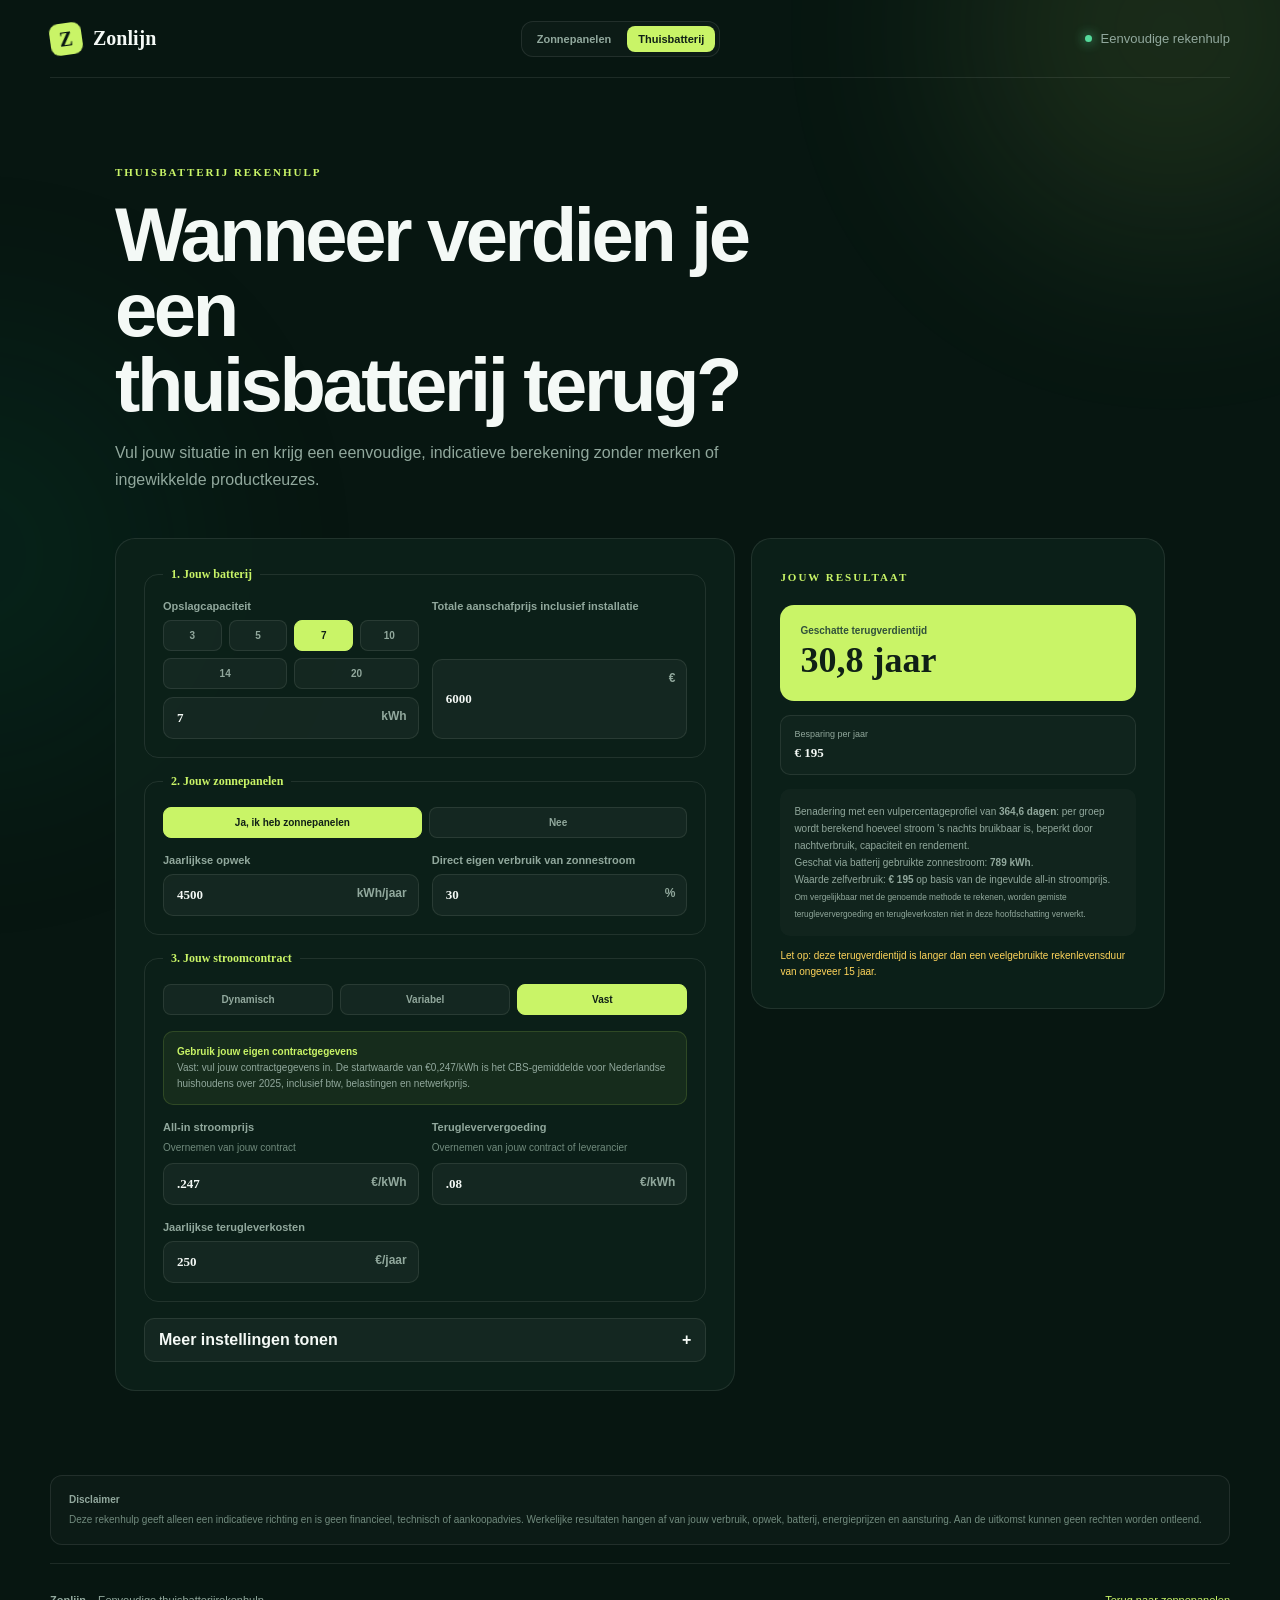
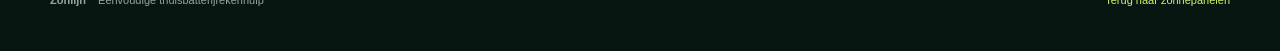
<file: outputs/Zonlijn-batterij.html>
<!doctype html>
<html lang="nl">
<head>
  <meta charset="UTF-8">
  <meta name="viewport" content="width=device-width, initial-scale=1.0">
  <meta name="theme-color" content="#071611">
  <title>Zonlijn - Terugverdientijd thuisbatterij</title>
  <style>
:root {
  --bg: #071611;
  --card: #0d211a;
  --card-light: #112a21;
  --line: rgba(255, 255, 255, 0.09);
  --text: #f4f9f6;
  --muted: #91a89d;
  --lime: #c9f467;
  --green: #55d99b;
  --yellow: #ffd55c;
}

* { box-sizing: border-box; }
html { scroll-behavior: smooth; }
body {
  margin: 0;
  background: var(--bg);
  color: var(--text);
  font-family: "DM Sans", sans-serif;
  min-height: 100vh;
  overflow-x: hidden;
}

.glow {
  position: fixed; width: 420px; height: 420px; border-radius: 50%;
  filter: blur(110px); opacity: .11; pointer-events: none; z-index: -1;
}
.glow-one { background: var(--lime); top: -180px; right: -100px; }
.glow-two { background: #0a8f62; bottom: 15%; left: -240px; }

.topbar, main, footer { width: min(1180px, calc(100% - 40px)); margin: auto; }
.topbar {
  height: 78px; display: flex; align-items: center; justify-content: space-between;
  border-bottom: 1px solid var(--line);
}
.brand { color: var(--text); text-decoration: none; display: flex; align-items: center; gap: 11px; font: 800 20px Manrope; }
.brand-mark {
  background: var(--lime); color: var(--bg); width: 32px; height: 32px; border-radius: 9px;
  display: grid; place-items: center; transform: rotate(-8deg);
}
.top-actions { display: flex; align-items: center; gap: 9px; color: var(--muted); font-size: 13px; }
.main-nav { display: flex; align-items: center; gap: 5px; padding: 4px; border: 1px solid var(--line); border-radius: 12px; background: rgba(255,255,255,.025); }
.main-nav a { padding: 7px 11px; border-radius: 8px; color: var(--muted); text-decoration: none; font-size: 11px; font-weight: 700; }
.main-nav a.active { color: #102016; background: var(--lime); }
.status-dot { width: 7px; height: 7px; border-radius: 50%; background: var(--green); box-shadow: 0 0 12px var(--green); }
button { font: inherit; cursor: pointer; }
.icon-button, .small-button {
  border: 1px solid var(--line); color: var(--text); background: rgba(255,255,255,.04); border-radius: 9px;
}
.icon-button { width: 37px; height: 37px; margin-left: 14px; }

main { padding: 84px 0; }
.hero { display: grid; grid-template-columns: 1fr 310px; align-items: end; gap: 70px; margin-bottom: 55px; }
.eyebrow { color: var(--lime); font: 700 11px Manrope; letter-spacing: .18em; }
h1, h2 { font-family: Manrope, sans-serif; margin: 0; letter-spacing: -.045em; }
h1 { font-size: clamp(46px, 6vw, 76px); line-height: .99; margin-top: 17px; max-width: 750px; }
h2 { font-size: 24px; margin-top: 9px; }
.hero p { color: var(--muted); max-width: 510px; font-size: 17px; line-height: 1.7; margin-top: 22px; }
.today-card {
  background: linear-gradient(150deg, #153527, #0c2018); padding: 25px; border: 1px solid var(--line);
  border-radius: 20px; box-shadow: 0 25px 60px rgba(0,0,0,.22);
}
.today-card strong { display: block; font: 800 34px Manrope; margin: 13px 0 16px; }
.today-range { color: var(--muted); font-size: 10px; margin: -9px 0 13px; }
.today-value { display: flex; justify-content: space-between; align-items: center; color: var(--muted); font-size: 11px; margin: -7px 0 14px; }
.today-value b { color: var(--lime); font: 700 13px Manrope; }
.today-line { height: 5px; border-radius: 10px; background: rgba(255,255,255,.08); overflow: hidden; }
.today-line span { height: 100%; display: block; background: var(--lime); border-radius: inherit; }
.today-meta { display: flex; justify-content: space-between; color: var(--muted); font-size: 12px; margin-top: 12px; }
.today-note { display: block; color: #718b7e; font-size: 9px; margin-top: 10px; }

.metrics { display: grid; grid-template-columns: repeat(3, 1fr); gap: 14px; margin-bottom: 14px; }
.metric-card, .chart-card, .settings-card {
  background: rgba(13,33,26,.86); border: 1px solid var(--line); border-radius: 20px;
}
.metric-card { min-height: 215px; padding: 22px; display: flex; flex-direction: column; position: relative; overflow: hidden; }
.metric-card.featured { background: var(--lime); color: #102016; }
.metric-icon { width: 31px; height: 31px; border-radius: 9px; display: grid; place-items: center; background: rgba(255,255,255,.08); margin-bottom: 24px; }
.featured .metric-icon { background: rgba(10,30,20,.1); }
.metric-card > span { color: var(--muted); font-size: 12px; }
.featured > span, .featured small { color: #4e684e; }
.metric-card strong { font: 800 30px Manrope; margin-top: 7px; }
.metric-card small { color: var(--muted); margin-top: 0; }
.comparison { margin-top: auto; font-size: 11px; font-weight: 600; }
.comparison.muted { color: var(--muted); }
.mini-bars { height: 30px; display: flex; gap: 3px; align-items: flex-end; margin-top: auto; }
.mini-bars i { display: block; width: 7px; background: var(--green); opacity: .7; border-radius: 2px 2px 0 0; }
.daylight-extremes { display:grid; gap:11px; margin-top:auto; }
.daylight-extremes div { display:flex; align-items:end; justify-content:space-between; gap:10px; padding-top:9px; border-top:1px solid var(--line); }
.daylight-extremes small { max-width:120px; color:var(--muted); font-size:9px; line-height:1.4; }
.daylight-extremes strong { margin:0; font:800 17px Manrope; white-space:nowrap; }

.chart-card { padding: 30px 30px 24px; margin-bottom: 14px; }
.section-heading { display: flex; justify-content: space-between; align-items: flex-start; gap: 20px; }
.legend { display: flex; gap: 22px; color: var(--muted); font-size: 12px; padding-top: 13px; }
.chart-actions { display: flex; align-items: flex-start; gap: 15px; }
.chart-back { display: none; margin-top: 5px; color: var(--lime); }
.chart-back.visible { display: block; }
.legend-line { display: inline-block; width: 18px; height: 3px; vertical-align: middle; margin-right: 6px; border-radius: 4px; }
.legend-line.sunlight { background: var(--yellow); }
.legend-line.production { background: var(--lime); }
.legend-line.weather { background: #ff9b5e; }
.weather-legend { display: none; }
.weather-legend.visible { display: inline; }
.chart-wrap { height: 330px; position: relative; margin-top: 30px; }
#yearChart { width: 100%; height: 100%; cursor: crosshair; touch-action: pan-y; }
.chart-tooltip {
  display: none; position: absolute; z-index: 4; pointer-events: none; min-width: 175px;
  background: #f5f9f7; color: #13241b; padding: 12px 14px; border-radius: 12px;
  font-size: 11px; line-height: 1.7; box-shadow: 0 12px 35px rgba(0,0,0,.35);
}
.chart-tooltip.visible { display: block; }
.chart-tooltip strong { display: block; font: 800 13px Manrope; margin-bottom: 4px; text-transform: capitalize; }
.chart-tooltip span { display: flex; justify-content: space-between; gap: 18px; color: #53675c; }
.chart-tooltip b { color: #13241b; }
.chart-insight {
  display: grid; grid-template-columns: auto 1fr auto; align-items: center; gap: 15px; border-top: 1px solid var(--line);
  padding-top: 20px; margin-top: 12px;
}
.insight-icon { width: 39px; height: 39px; border-radius: 12px; display: grid; place-items: center; color: var(--lime); background: rgba(201,244,103,.1); }
.chart-insight strong { font-size: 13px; }
.chart-insight p { color: var(--muted); font-size: 11px; margin: 4px 0 0; }
.chart-insight > strong:last-child { font: 800 18px Manrope; color: var(--lime); }

.lower-grid { display: grid; grid-template-columns: 1fr; gap: 14px; }
.settings-card { padding: 30px; }
.calculation-note {
  margin: 18px 0 0;
  padding: 14px 16px;
  border: 1px solid var(--line);
  border-radius: 14px;
  color: var(--muted);
  background: rgba(255,255,255,.025);
  font-size: .86rem;
  line-height: 1.55;
}
.small-button { padding: 7px 12px; font-size: 11px; }
#solarForm { display: grid; grid-template-columns: repeat(2, 1fr); gap: 18px 14px; margin-top: 28px; }
.installation {
  margin-top: 22px; padding: 18px; border-radius: 14px; border: 1px solid var(--line);
  background: rgba(255,255,255,.025);
}
.installation-head { display: flex; align-items: center; justify-content: space-between; gap: 12px; margin-bottom: 15px; }
.installation-head strong { font: 700 13px Manrope; }
.remove-installation {
  color: #ff9b92; border: 0; background: transparent; font-size: 11px; padding: 5px;
}
.installation-grid { display: grid; grid-template-columns: repeat(3, 1fr); gap: 14px; }
.add-installation-button {
  width: 100%; margin-top: 12px; padding: 12px; color: var(--lime); background: rgba(201,244,103,.05);
  border: 1px dashed rgba(201,244,103,.35); border-radius: 11px; font-weight: 700;
}
label { display: grid; gap: 8px; color: var(--muted); font-size: 11px; font-weight: 600; }
input, select {
  width: 100%; background: rgba(255,255,255,.04); color: var(--text); border: 1px solid var(--line);
  padding: 12px 13px; border-radius: 10px; outline: none; font: 600 13px "DM Sans";
}
input:focus, select:focus { border-color: rgba(201,244,103,.5); }
input:disabled {
  cursor: not-allowed; color: #789085; background: rgba(255,255,255,.025);
  border-color: rgba(255,255,255,.05); opacity: .65;
}
label small { color: #718b7e; font-size: 10px; font-weight: 500; line-height: 1.4; }
.dynamic-cost-field { display: none; }
.dynamic-cost-field.visible { display: grid; }
option { background: #10251c; }
.input-suffix { display: flex; position: relative; }
.input-suffix span { position: absolute; right: 12px; top: 12px; color: var(--muted); font-size: 12px; }
.location-button {
  width: 100%; padding: 13px 16px; border: 1px solid var(--line); border-radius: 11px; margin-top: 18px; font-weight: 700;
}
.location-search-label { grid-column: 1 / -1; }
.location-search { display: grid; grid-template-columns: 1fr auto; gap: 8px; }
.location-search button {
  padding: 0 17px; color: #102016; background: var(--lime); border: 0; border-radius: 10px; font-weight: 700;
}
.location-button { color: var(--text); background: transparent; }
.disclaimer {
  width: min(1180px, calc(100% - 40px)); margin: 0 auto 18px; padding: 16px 18px; border: 1px solid var(--line);
  border-radius: 12px; color: #718b7e; background: rgba(255,255,255,.025); font-size: 10px; line-height: 1.6;
}
.disclaimer strong { display: block; color: var(--muted); margin-bottom: 4px; }
.disclaimer p { margin: 0; }
footer { display: flex; justify-content: space-between; align-items: center; padding: 30px 0 45px; border-top: 1px solid var(--line); color: var(--muted); font-size: 11px; }
footer > div { display: flex; gap: 12px; }
.visitor-counter { padding: 5px 9px; border-radius: 20px; color: #718b7e; background: rgba(255,255,255,.035); border: 1px solid var(--line); font-size: 9px; }
.visitor-counter b { color: var(--muted); }

@media (max-width: 900px) {
  .hero { grid-template-columns: 1fr; }
  .metrics { grid-template-columns: repeat(2, 1fr); }
  .lower-grid { grid-template-columns: 1fr; }
}
@media (max-width: 600px) {
  .topbar, main, footer { width: min(100% - 24px, 1180px); }
  main { padding: 48px 0; }
  .top-actions > span:not(.status-dot) { display: none; }
  .main-nav a { padding: 7px; font-size: 9px; }
  .metrics, #solarForm, .installation-grid { grid-template-columns: 1fr; }
  .chart-card, .settings-card { padding: 20px; }
  .section-heading, .legend { flex-direction: column; }
  .chart-actions { flex-direction: column; }
  .legend { gap: 10px; }
  .chart-wrap { height: 280px; }
  footer, footer > div { align-items: flex-start; flex-direction: column; gap: 8px; }
}

</style>
  <style>
.simple-battery-main { max-width:1050px; }
.simple-intro { max-width:720px; margin-bottom:45px; }
.simple-intro p { color:var(--muted); max-width:620px; font-size:16px; line-height:1.7; }
.calculator-layout { display:grid; grid-template-columns:1.2fr .8fr; gap:16px; align-items:start; }
.simple-form-card,.simple-result-card { border:1px solid var(--line); border-radius:20px; background:rgba(13,33,26,.88); }
.simple-form-card { padding:28px; }
.simple-form-card form { display:grid; gap:16px; }
fieldset { display:grid; grid-template-columns:1fr 1fr; gap:16px 13px; margin:0; padding:18px; border:1px solid var(--line); border-radius:14px; }
legend { padding:0 8px; color:var(--lime); font:700 12px Manrope; }
.capacity-buttons,.choice-buttons { grid-column:1/-1; display:flex; flex-wrap:wrap; gap:7px; }
.capacity-buttons button,.choice-buttons button { flex:1; min-width:50px; padding:9px; border:1px solid var(--line); border-radius:8px; color:var(--muted); background:rgba(255,255,255,.04); font-size:10px; font-weight:700; }
.capacity-buttons button.selected,.choice-buttons button.selected { color:#102016; border-color:var(--lime); background:var(--lime); }
.choice-buttons.three button { min-width:80px; }
.price-indication { grid-column:1/-1; padding:12px 13px; border-radius:10px; color:var(--muted); background:rgba(201,244,103,.06); border:1px solid rgba(201,244,103,.14); font-size:10px; line-height:1.6; }
.price-indication strong { color:var(--lime); }
.advanced-toggle { display:flex; justify-content:space-between; width:100%; padding:12px 14px; border:1px solid var(--line); border-radius:10px; color:var(--text); background:rgba(255,255,255,.04); font-weight:700; }
.advanced-fields { display:none; }
.advanced-fields.visible { display:grid; }
.simple-result-card { position:sticky; top:18px; padding:28px; }
.payback-result { margin:20px 0 14px; padding:20px; border-radius:14px; color:#31513b; background:var(--lime); }
.payback-result small { display:block; font-size:10px; font-weight:700; }
.payback-result strong { display:block; color:#102016; font:800 36px Manrope; margin-top:3px; }
.result-grid { display:grid; grid-template-columns:1fr; gap:8px; }
.result-grid div { padding:13px; border:1px solid var(--line); border-radius:10px; background:rgba(255,255,255,.025); }
.result-grid span { display:block; color:var(--muted); font-size:9px; margin-bottom:4px; }
.result-grid strong { font:700 13px Manrope; }
.result-explanation { margin-top:14px; padding:14px; border-radius:10px; color:var(--muted); background:rgba(255,255,255,.025); font-size:10px; line-height:1.7; }
.result-warning { color:#ffd55c; font-size:10px; line-height:1.6; margin:12px 0 0; }
.footer-link { color:var(--lime); text-decoration:none; }
@media(max-width:850px){.calculator-layout{grid-template-columns:1fr}.simple-result-card{position:static}}
@media(max-width:600px){fieldset,.result-grid{grid-template-columns:1fr}.simple-form-card,.simple-result-card{padding:19px}}

</style>
</head>
<body>
  <div class="glow glow-one"></div><div class="glow glow-two"></div>
  <header class="topbar">
    <a class="brand" href="Zonlijn-app.html"><span class="brand-mark">Z</span><span>Zonlijn</span></a>
    <nav class="main-nav"><a href="Zonlijn-app.html">Zonnepanelen</a><a class="active" href="batterij.html">Thuisbatterij</a></nav>
    <div class="top-actions"><span class="status-dot"></span><span>Eenvoudige rekenhulp</span></div>
  </header>

  <main class="simple-battery-main">
    <section class="simple-intro">
      <span class="eyebrow">THUISBATTERIJ REKENHULP</span>
      <h1>Wanneer verdien je een<br>thuisbatterij terug?</h1>
      <p>Vul jouw situatie in en krijg een eenvoudige, indicatieve berekening zonder merken of ingewikkelde productkeuzes.</p>
    </section>

    <section class="calculator-layout">
      <article class="simple-form-card">
        <form id="simpleBatteryForm">
          <fieldset>
            <legend>1. Jouw batterij</legend>
            <label>Opslagcapaciteit
              <div class="capacity-buttons" id="capacityButtons">
                <button type="button" data-capacity="3">3</button><button type="button" data-capacity="5">5</button>
                <button type="button" data-capacity="7" class="selected">7</button><button type="button" data-capacity="10">10</button>
                <button type="button" data-capacity="14">14</button><button type="button" data-capacity="20">20</button>
              </div>
              <div class="input-suffix"><input type="number" id="capacity" min="1" max="100" step=".1" value="7"><span>kWh</span></div>
            </label>
            <label>Totale aanschafprijs inclusief installatie
              <div class="input-suffix"><input type="number" id="purchasePrice" min="0" max="100000" step="100" value="6000"><span>€</span></div>
            </label>
          </fieldset>

          <fieldset>
            <legend>2. Jouw zonnepanelen</legend>
            <div class="choice-buttons" id="solarButtons"><button type="button" data-value="yes" class="selected">Ja, ik heb zonnepanelen</button><button type="button" data-value="no">Nee</button></div>
            <label id="solarYieldLabel">Jaarlijkse opwek
              <div class="input-suffix"><input type="number" id="solarYield" min="0" max="100000" step="100" value="4500"><span>kWh/jaar</span></div>
            </label>
            <label id="directUseLabel">Direct eigen verbruik van zonnestroom
              <div class="input-suffix"><input type="number" id="directUse" min="0" max="100" value="30"><span>%</span></div>
            </label>
          </fieldset>

          <fieldset>
            <legend>3. Jouw stroomcontract</legend>
            <div class="choice-buttons three" id="contractButtons">
              <button type="button" data-value="dynamic">Dynamisch</button><button type="button" data-value="variable">Variabel</button><button type="button" data-value="fixed" class="selected">Vast</button>
            </div>
            <div class="price-indication" id="priceIndication"></div>
            <label>All-in stroomprijs <small id="buyPriceHelp"></small>
              <div class="input-suffix"><input type="number" id="buyPrice" min="0" max="2" step=".001" value=".247"><span>€/kWh</span></div>
            </label>
            <label>Terugleververgoeding <small id="feedInPriceHelp"></small>
              <div class="input-suffix"><input type="number" id="feedInPriceSimple" min="0" max="2" step=".01" value=".08"><span>€/kWh</span></div>
            </label>
            <label id="feedInCostLabel">Jaarlijkse terugleverkosten
              <div class="input-suffix"><input type="number" id="feedInCost" min="0" max="10000" step="10" value="250"><span>€/jaar</span></div>
            </label>
          </fieldset>

          <button type="button" class="advanced-toggle" id="advancedToggle">Meer instellingen tonen <span>+</span></button>
          <fieldset class="advanced-fields" id="advancedFields">
            <legend>Meer instellingen</legend>
            <label>Rendement batterij (RTE)<div class="input-suffix"><input type="number" id="rte" min="50" max="100" value="80"><span>%</span></div><small>Conservatieve standaard; pas aan met productgegevens.</small></label>
            <label>Nachtverbruik<div class="input-suffix"><input type="number" id="nightUse" min="0" max="100" step=".1" value="3"><span>kWh/nacht</span></div></label>
          </fieldset>
        </form>
      </article>

      <aside class="simple-result-card">
        <span class="eyebrow">JOUW RESULTAAT</span>
        <div class="payback-result"><small>Geschatte terugverdientijd</small><strong id="simplePayback">—</strong></div>
        <div class="result-grid">
          <div><span>Besparing per jaar</span><strong id="simpleYearSaving">€ —</strong></div>
        </div>
        <div class="result-explanation" id="simpleExplanation"></div>
        <p class="result-warning" id="resultWarning"></p>
      </aside>
    </section>
  </main>

  <aside class="disclaimer"><strong>Disclaimer</strong><p>Deze rekenhulp geeft alleen een indicatieve richting en is geen financieel, technisch of aankoopadvies. Werkelijke resultaten hangen af van jouw verbruik, opwek, batterij, energieprijzen en aansturing. Aan de uitkomst kunnen geen rechten worden ontleend.</p></aside>
  <footer><div><strong>Zonlijn</strong><span>Eenvoudige thuisbatterijrekenhulp</span></div><a class="footer-link" href="Zonlijn-app.html">Terug naar zonnepanelen</a></footer>
  <script>
const $=id=>document.getElementById(id);
let hasSolar=true,contract="fixed";
const contractIndications={
  dynamic:{buy:.29,feed:.07,cheap:.18,text:"Dynamisch: rekenaannames voor dure en goedkope uren. Zonder gekoppelde historische uurdata zijn dit geen gemeten gemiddelden."},
  variable:{buy:.247,feed:.08,cheap:.18,text:"Variabel: vul jouw contractgegevens in. De startwaarde van €0,247/kWh is het CBS-gemiddelde voor Nederlandse huishoudens over 2025, inclusief btw, belastingen en netwerkprijs."},
  fixed:{buy:.247,feed:.08,cheap:.18,text:"Vast: vul jouw contractgegevens in. De startwaarde van €0,247/kWh is het CBS-gemiddelde voor Nederlandse huishoudens over 2025, inclusief btw, belastingen en netwerkprijs."}
};
// Referentieprofiel voor circa 4.500 kWh jaaropwek: geschat aantal dagen
// waarop een batterij tot ieder percentage gevuld kan worden.
const fillProfile=[[0,51.8],[.1,39.1],[.2,19],[.3,15.2],[.4,12.7],[.5,11.3],[.6,11.1],[.7,9.4],[.8,9.1],[.9,9.3],[1,176.6]];
const ids=["capacity","purchasePrice","solarYield","directUse","buyPrice","feedInPriceSimple","feedInCost","rte","nightUse"];
const value=id=>+$(`${id}`).value||0;
const money=v=>`€ ${Math.round(v).toLocaleString("nl-NL")}`;
const number=(v,d=1)=>v.toLocaleString("nl-NL",{maximumFractionDigits:d});

function calculate(){
  const capacity=value("capacity"),cost=value("purchasePrice"),rte=value("rte")/100;
  const solarSurplus=hasSolar?value("solarYield")*(1-value("directUse")/100):0;
  const referenceSurplus=4500*.70;
  const fillScale=hasSolar?Math.max(0,Math.min(1.5,solarSurplus/referenceSurplus)):0;
  const solarStored=fillProfile.reduce((sum,[fill,days])=>{
    const output=Math.min(value("nightUse"),fill*fillScale*capacity*Math.sqrt(Math.max(rte,0)));
    return sum+days*output;
  },0);
  const solarValue=solarStored*value("buyPrice");
  const yearly=solarValue;
  const payback=yearly>0?cost/yearly:Infinity;

  $("simplePayback").textContent=Number.isFinite(payback)?`${number(payback)} jaar`:"Niet berekenbaar";
  $("simpleYearSaving").textContent=money(yearly);
  $("simpleExplanation").innerHTML=`Benadering met een vulpercentageprofiel van <b>364,6 dagen</b>: per groep wordt berekend hoeveel stroom 's nachts bruikbaar is, beperkt door nachtverbruik, capaciteit en rendement.<br>Geschat via batterij gebruikte zonnestroom: <b>${Math.round(solarStored).toLocaleString("nl-NL")} kWh</b>.<br>Waarde zelfverbruik: <b>${money(solarValue)}</b> op basis van de ingevulde all-in stroomprijs.${contract==="dynamic"?" Handelen met goedkope en dure uren is niet meegerekend.":""}<br><small>Om vergelijkbaar met de genoemde methode te rekenen, worden gemiste terugleververgoeding en terugleverkosten niet in deze hoofdschatting verwerkt.</small>`;
  $("resultWarning").textContent=Number.isFinite(payback)&&payback>15?"Let op: deze terugverdientijd is langer dan een veelgebruikte rekenlevensduur van ongeveer 15 jaar.":"";
  const indication=contractIndications[contract];
  $("priceIndication").innerHTML=contract==="dynamic"
    ? `<strong>Dynamische rekenaannames</strong><br>${indication.text} Controleer deze bedragen met jouw eigen historische data.`
    : `<strong>Gebruik jouw eigen contractgegevens</strong><br>${indication.text}`;
  $("buyPrice").disabled=false;$("feedInPriceSimple").disabled=false;
  $("buyPriceHelp").textContent=contract==="dynamic"?"Gemiddelde dure all-in prijs":"Overnemen van jouw contract";
  $("feedInPriceHelp").textContent="Overnemen van jouw contract of leverancier";
  localStorage.setItem("zonlijnSimpleBattery",JSON.stringify({hasSolar,contract,values:Object.fromEntries(ids.map(id=>[id,$(id).value]))}));
}
function selectButtons(container,button){container.querySelectorAll("button").forEach(item=>item.classList.toggle("selected",item===button));}
document.querySelectorAll("[data-capacity]").forEach(button=>button.addEventListener("click",()=>{selectButtons($("capacityButtons"),button);$("capacity").value=button.dataset.capacity;calculate()}));
document.querySelectorAll("#solarButtons button").forEach(button=>button.addEventListener("click",()=>{selectButtons($("solarButtons"),button);hasSolar=button.dataset.value==="yes";$("solarYieldLabel").style.display=hasSolar?"grid":"none";$("directUseLabel").style.display=hasSolar?"grid":"none";calculate()}));
document.querySelectorAll("#contractButtons button").forEach(button=>button.addEventListener("click",()=>{
  selectButtons($("contractButtons"),button);contract=button.dataset.value;const indication=contractIndications[contract];
  if(contract==="dynamic"){$("buyPrice").value=indication.buy;$("feedInPriceSimple").value=indication.feed;}
  document.querySelectorAll(".dynamic-only").forEach(el=>el.style.display=contract==="dynamic"?"grid":"none");$("feedInCostLabel").style.display=contract==="dynamic"?"none":"grid";calculate()
}));
$("advancedToggle").addEventListener("click",()=>{const open=$("advancedFields").classList.toggle("visible");$("advancedToggle").innerHTML=`Meer instellingen ${open?"verbergen":"tonen"} <span>${open?"−":"+"}</span>`});
ids.forEach(id=>$(id).addEventListener("input",calculate));
function restore(){
  const s=JSON.parse(localStorage.getItem("zonlijnSimpleBattery")||"null");if(!s)return;
  hasSolar=s.hasSolar;contract=s.contract;Object.entries(s.values||{}).forEach(([id,v])=>{if($(id))$(id).value=v});
  document.querySelectorAll("#solarButtons button").forEach(button=>button.classList.toggle("selected",(button.dataset.value==="yes")===hasSolar));
  document.querySelectorAll("#contractButtons button").forEach(button=>button.classList.toggle("selected",button.dataset.value===contract));
  $("solarYieldLabel").style.display=hasSolar?"grid":"none";$("directUseLabel").style.display=hasSolar?"grid":"none";
  document.querySelectorAll(".dynamic-only").forEach(el=>el.style.display=contract==="dynamic"?"grid":"none");$("feedInCostLabel").style.display=contract==="dynamic"?"none":"grid";
}
restore();calculate();

</script>
</body>
</html>
</file>
<file: styles.css>
:root {
  --navy-950: #061a2e;
  --navy-900: #09233f;
  --navy-800: #103453;
  --navy-700: #17496d;
  --blue-100: #eaf3f8;
  --green-600: #17a673;
  --green-500: #24bd83;
  --green-100: #e4f8ef;
  --orange-500: #f3a952;
  --text: #13293d;
  --muted: #62788b;
  --line: #dce7ed;
  --surface: #ffffff;
  --background: #f4f8fa;
  --shadow: 0 18px 50px rgba(18, 52, 76, 0.09);
  --radius-lg: 24px;
  --radius-md: 16px;
  --radius-sm: 12px;
}

* {
  box-sizing: border-box;
}

html {
  scroll-behavior: smooth;
}

body {
  margin: 0;
  color: var(--text);
  background: var(--background);
  font-family: Inter, ui-sans-serif, system-ui, -apple-system, BlinkMacSystemFont, "Segoe UI", sans-serif;
  line-height: 1.6;
}

.noscript-notice {
  padding: 12px 18px;
  color: #fff;
  text-align: center;
  background: #a13f3f;
  font-size: 0.82rem;
  font-weight: 700;
}

button,
input {
  font: inherit;
}

button,
a {
  -webkit-tap-highlight-color: transparent;
}

a {
  color: inherit;
  text-decoration: none;
}

:focus-visible {
  outline: 3px solid var(--green-500);
  outline-offset: 3px;
}

h1,
h2,
h3,
h4,
p {
  margin-top: 0;
}

h1,
h2,
h3,
h4,
strong {
  line-height: 1.2;
}

.sr-only {
  position: absolute;
  width: 1px;
  height: 1px;
  padding: 0;
  margin: -1px;
  overflow: hidden;
  clip: rect(0, 0, 0, 0);
  white-space: nowrap;
  border: 0;
}

.page-shell {
  width: min(1180px, calc(100% - 32px));
  margin-inline: auto;
}

.site-header {
  position: sticky;
  z-index: 20;
  top: 0;
  color: #fff;
  background: rgba(6, 26, 46, 0.96);
  border-bottom: 1px solid rgba(255, 255, 255, 0.09);
  backdrop-filter: blur(16px);
}

.header-inner {
  position: relative;
  display: flex;
  align-items: center;
  justify-content: space-between;
  width: min(1240px, calc(100% - 32px));
  min-height: 72px;
  margin-inline: auto;
}

.brand {
  display: inline-flex;
  align-items: center;
  gap: 11px;
}

.brand-mark {
  display: grid;
  width: 38px;
  height: 38px;
  flex: 0 0 auto;
  place-items: center;
  color: var(--navy-950);
  background: var(--green-500);
  border-radius: 11px;
}

.brand-mark svg {
  width: 22px;
  fill: currentColor;
}

.brand strong,
.brand small {
  display: block;
}

.brand strong {
  font-size: 1rem;
  letter-spacing: -0.02em;
}

.brand small {
  margin-top: 2px;
  color: #b9c9d5;
  font-size: 0.67rem;
}

.menu-button {
  display: grid;
  width: 42px;
  height: 42px;
  padding: 10px;
  place-content: center;
  gap: 5px;
  color: #fff;
  background: rgba(255, 255, 255, 0.08);
  border: 1px solid rgba(255, 255, 255, 0.12);
  border-radius: 10px;
  cursor: pointer;
}

.menu-button:focus-visible,
.charging-preset:focus-visible,
.primary-button:focus-visible,
.secondary-button:focus-visible {
  outline-color: #66e0b3;
}

.menu-button span:not(.sr-only) {
  display: block;
  width: 18px;
  height: 2px;
  background: currentColor;
  border-radius: 2px;
}

.main-nav {
  position: absolute;
  top: calc(100% + 8px);
  right: 0;
  left: 0;
  display: none;
  padding: 12px;
  color: #dce7ed;
  background: var(--navy-900);
  border: 1px solid rgba(255, 255, 255, 0.1);
  border-radius: var(--radius-md);
  box-shadow: var(--shadow);
}

.main-nav.open {
  display: grid;
}

.main-nav a {
  padding: 10px 12px;
  border-radius: 8px;
  font-size: 0.87rem;
  font-weight: 650;
}

.main-nav a:hover {
  color: #fff;
  background: rgba(255, 255, 255, 0.08);
}

.hero {
  position: relative;
  overflow: hidden;
  color: #fff;
  background:
    linear-gradient(125deg, rgba(6, 26, 46, 0.99), rgba(9, 45, 72, 0.96)),
    var(--navy-950);
}

.hero::after {
  position: absolute;
  right: -5%;
  bottom: -150px;
  width: 55%;
  height: 230px;
  content: "";
  transform: rotate(-7deg);
  background: rgba(255, 255, 255, 0.025);
  border-radius: 50%;
}

.hero-glow {
  position: absolute;
  border-radius: 50%;
  filter: blur(1px);
}

.hero-glow-one {
  top: -180px;
  right: -130px;
  width: 480px;
  height: 480px;
  background: radial-gradient(circle, rgba(36, 189, 131, 0.2), transparent 68%);
}

.hero-glow-two {
  bottom: -230px;
  left: 18%;
  width: 500px;
  height: 500px;
  background: radial-gradient(circle, rgba(61, 138, 184, 0.18), transparent 68%);
}

.hero-content {
  position: relative;
  z-index: 1;
  display: grid;
  gap: 32px;
  padding-top: 64px;
  padding-bottom: 44px;
}

.eyebrow {
  display: inline-flex;
  align-items: center;
  gap: 8px;
  margin-bottom: 16px;
  color: #8ce1bd;
  font-size: 0.72rem;
  font-weight: 800;
  letter-spacing: 0.13em;
  text-transform: uppercase;
}

.eyebrow::before {
  width: 22px;
  height: 2px;
  content: "";
  background: currentColor;
  border-radius: 2px;
}

.eyebrow-dark {
  color: var(--green-600);
}

.hero h1 {
  max-width: 650px;
  margin-bottom: 18px;
  font-size: clamp(2.4rem, 8vw, 4.7rem);
  letter-spacing: -0.06em;
}

.hero-copy p {
  max-width: 620px;
  margin-bottom: 28px;
  color: #c2d1dc;
  font-size: clamp(1rem, 2vw, 1.16rem);
}

.primary-button,
.secondary-button {
  display: inline-flex;
  align-items: center;
  justify-content: center;
  gap: 16px;
  border-radius: 11px;
  font-weight: 750;
  cursor: pointer;
  transition: transform 160ms ease, box-shadow 160ms ease, background-color 160ms ease;
}

.primary-button {
  padding: 13px 18px;
  color: var(--navy-950);
  background: var(--green-500);
  box-shadow: 0 10px 30px rgba(36, 189, 131, 0.24);
}

.primary-button:hover,
.secondary-button:hover {
  transform: translateY(-2px);
}

.primary-button:hover {
  background: #39ca92;
  box-shadow: 0 14px 36px rgba(36, 189, 131, 0.32);
}

.hero-visual {
  display: flex;
  justify-content: center;
}

.hero-card {
  position: relative;
  width: min(100%, 360px);
  padding: 24px;
  background: linear-gradient(145deg, rgba(255, 255, 255, 0.11), rgba(255, 255, 255, 0.04));
  border: 1px solid rgba(255, 255, 255, 0.14);
  border-radius: 24px;
  box-shadow: 0 30px 80px rgba(0, 0, 0, 0.22);
  backdrop-filter: blur(12px);
}

.hero-card-top {
  display: flex;
  align-items: center;
  gap: 9px;
  margin-bottom: 26px;
  color: #c5d4de;
  font-size: 0.8rem;
  font-weight: 700;
}

.status-dot {
  width: 8px;
  height: 8px;
  background: var(--green-500);
  border-radius: 50%;
  box-shadow: 0 0 0 5px rgba(36, 189, 131, 0.14);
}

.hero-card > strong,
.hero-card > span {
  display: block;
}

.hero-card > strong {
  margin-bottom: 5px;
  color: #fff;
  font-size: clamp(2.3rem, 9vw, 3.5rem);
  letter-spacing: -0.06em;
}

.hero-card > span {
  color: #9fb4c3;
  font-size: 0.8rem;
}

.sparkline {
  display: flex;
  align-items: end;
  gap: 8px;
  height: 72px;
  margin-top: 30px;
  padding: 0 4px;
  border-bottom: 1px solid rgba(255, 255, 255, 0.12);
}

.sparkline span {
  width: 100%;
  background: linear-gradient(to top, rgba(36, 189, 131, 0.2), var(--green-500));
  border-radius: 4px 4px 0 0;
}

.feature-row {
  display: grid;
  gap: 10px;
}

.feature-card {
  display: flex;
  align-items: center;
  gap: 13px;
  padding: 13px 14px;
  background: rgba(255, 255, 255, 0.055);
  border: 1px solid rgba(255, 255, 255, 0.08);
  border-radius: 13px;
}

.feature-icon {
  display: grid;
  width: 34px;
  height: 34px;
  flex: 0 0 auto;
  place-items: center;
  color: var(--green-500);
  background: rgba(36, 189, 131, 0.12);
  border-radius: 9px;
  font-weight: 800;
}

.feature-card strong,
.feature-card small {
  display: block;
}

.feature-card strong {
  font-size: 0.82rem;
}

.feature-card small {
  margin-top: 2px;
  color: #9fb4c3;
  font-size: 0.68rem;
}

.notice {
  display: flex;
  gap: 13px;
  margin-top: 22px;
  padding: 16px;
  color: #34536a;
  background: #edf6fa;
  border: 1px solid #d3e8f1;
  border-radius: var(--radius-md);
}

.notice-icon {
  display: grid;
  width: 24px;
  height: 24px;
  flex: 0 0 auto;
  place-items: center;
  color: #256b91;
  border: 1.5px solid #5d9dbc;
  border-radius: 50%;
  font-size: 0.75rem;
  font-weight: 800;
}

.notice p {
  margin: 0;
  font-size: 0.77rem;
  line-height: 1.65;
}

.section {
  padding: 68px 0;
  scroll-margin-top: 78px;
}

.section-heading {
  display: flex;
  flex-direction: column;
  gap: 20px;
  margin-bottom: 28px;
}

.section-heading h2,
.faq-layout h2 {
  margin-bottom: 8px;
  font-size: clamp(1.8rem, 5vw, 2.7rem);
  letter-spacing: -0.045em;
}

.section-heading p,
.faq-layout > div > p {
  max-width: 600px;
  margin-bottom: 0;
  color: var(--muted);
}

.secondary-button {
  padding: 11px 14px;
  color: var(--navy-800);
  background: #fff;
  border: 1px solid var(--line);
  box-shadow: 0 5px 16px rgba(18, 52, 76, 0.05);
}

.calculator-layout {
  display: grid;
  gap: 20px;
}

.calculator-card,
.results-card,
.comparison-card,
.conclusion-card,
.insight-card {
  background: var(--surface);
  border: 1px solid var(--line);
  border-radius: var(--radius-lg);
  box-shadow: var(--shadow);
}

.calculator-card,
.results-card {
  padding: 20px;
}

.card-heading {
  display: flex;
  align-items: center;
  gap: 12px;
  padding-bottom: 20px;
  border-bottom: 1px solid var(--line);
}

.card-heading h3,
.card-heading p {
  margin: 0;
}

.card-heading h3 {
  font-size: 1.1rem;
}

.card-heading p {
  margin-top: 3px;
  color: var(--muted);
  font-size: 0.75rem;
}

.step-number {
  display: grid;
  width: 36px;
  height: 36px;
  flex: 0 0 auto;
  place-items: center;
  color: #fff;
  background: var(--navy-800);
  border-radius: 10px;
  font-size: 0.82rem;
  font-weight: 800;
}

.step-number.green {
  color: var(--navy-950);
  background: var(--green-500);
}

.form-section {
  padding-top: 24px;
}

.form-section + .form-section {
  margin-top: 24px;
  border-top: 1px solid var(--line);
}

.form-section h4 {
  margin-bottom: 14px;
  color: var(--navy-800);
  font-size: 0.78rem;
  letter-spacing: 0.08em;
  text-transform: uppercase;
}

.form-section-intro {
  margin: -5px 0 15px;
  color: var(--muted);
  font-size: 0.72rem;
}

.charging-presets {
  display: grid;
  gap: 9px;
  margin-bottom: 14px;
}

.charging-preset {
  padding: 13px;
  text-align: left;
  cursor: pointer;
  background: #f9fbfc;
  border: 1px solid #d6e3e9;
  border-radius: 11px;
  transition: border-color 150ms ease, background-color 150ms ease, transform 150ms ease;
}

.charging-preset:hover {
  transform: translateY(-1px);
  border-color: #a9c8d6;
}

.charging-preset.active {
  background: var(--green-100);
  border-color: var(--green-500);
  box-shadow: 0 0 0 3px rgba(36, 189, 131, 0.08);
}

.charging-preset strong,
.charging-preset span {
  display: block;
}

.charging-preset strong {
  color: var(--navy-800);
  font-size: 0.77rem;
}

.charging-preset span {
  margin-top: 3px;
  color: var(--muted);
  font-size: 0.65rem;
}

.charging-mix-card {
  margin-bottom: 17px;
  padding: 16px;
  background: #f5f9fb;
  border: 1px solid #dce8ed;
  border-radius: var(--radius-md);
}

.charging-mix-heading {
  display: flex;
  flex-direction: column;
  gap: 3px;
  margin-bottom: 13px;
  color: var(--muted);
  font-size: 0.68rem;
}

.charging-mix-heading strong {
  color: var(--navy-800);
  font-size: 0.9rem;
}

.charging-range {
  width: 100%;
  accent-color: var(--green-500);
  cursor: pointer;
}

.charging-range-labels {
  display: flex;
  justify-content: space-between;
  gap: 12px;
  margin-top: 5px;
  color: #7b909e;
  font-size: 0.6rem;
}

.info-message {
  color: #34536a;
  background: #edf6fa;
  border: 1px solid #d3e8f1;
}

.input-grid {
  display: grid;
  gap: 14px;
}

.choice-grid {
  display: grid;
  gap: 10px;
}

.choice-card {
  position: relative;
  display: flex;
  align-items: center;
  gap: 12px;
  padding: 15px;
  cursor: pointer;
  background: #f9fbfc;
  border: 1px solid #d6e3e9;
  border-radius: var(--radius-sm);
  transition: border-color 150ms ease, box-shadow 150ms ease, background-color 150ms ease;
}

.choice-card:hover {
  border-color: #a9c8d6;
}

.choice-card:has(input:checked) {
  background: #effaf5;
  border-color: var(--green-500);
  box-shadow: 0 0 0 3px rgba(36, 189, 131, 0.1);
}

.choice-card input {
  position: absolute;
  opacity: 0;
  pointer-events: none;
}

.choice-indicator {
  display: grid;
  width: 20px;
  height: 20px;
  flex: 0 0 auto;
  place-items: center;
  background: #fff;
  border: 2px solid #adc1cc;
  border-radius: 50%;
}

.choice-card input:checked + .choice-indicator {
  border: 6px solid var(--green-500);
}

.choice-card strong,
.choice-card small {
  display: block;
}

.scenario-picker {
  margin-top: 18px;
}

.scenario-label {
  display: block;
  margin-bottom: 8px;
  color: #39546a;
  font-size: 0.76rem;
  font-weight: 720;
}

.compact-choice-grid .choice-card {
  padding: 13px;
}

.choice-card strong {
  color: var(--navy-800);
  font-size: 0.8rem;
}

.choice-card small {
  margin-top: 3px;
  color: var(--muted);
  font-size: 0.66rem;
}

.car-entry-panel {
  margin-top: 18px;
  padding: 17px;
  background: #f5f9fb;
  border: 1px solid #e0eaef;
  border-radius: var(--radius-md);
}

.car-entry-panel[hidden] {
  display: none;
}

.select-wrap {
  position: relative;
  display: block;
}

.select-wrap::after {
  position: absolute;
  top: 50%;
  right: 13px;
  width: 7px;
  height: 7px;
  content: "";
  pointer-events: none;
  transform: translateY(-70%) rotate(45deg);
  border-right: 2px solid #718b9b;
  border-bottom: 2px solid #718b9b;
}

.select-wrap select {
  width: 100%;
  min-height: 48px;
  padding: 11px 36px 11px 12px;
  color: var(--text);
  appearance: none;
  background: #fff;
  border: 1px solid #d6e3e9;
  border-radius: 10px;
  outline: 0;
  font-size: 0.78rem;
  font-weight: 700;
}

.select-wrap select:focus {
  border-color: var(--green-500);
  box-shadow: 0 0 0 3px rgba(36, 189, 131, 0.12);
}

.select-wrap select:disabled {
  color: #91a3ae;
  cursor: not-allowed;
  background: #edf2f4;
}

.selected-car-values {
  margin-top: 18px;
  padding: 17px;
  background: #fbfdfd;
  border: 1px solid var(--line);
  border-radius: var(--radius-md);
}

.selected-car-values-heading {
  display: flex;
  flex-direction: column;
  gap: 3px;
  margin-bottom: 14px;
}

.selected-car-values-heading strong {
  color: var(--navy-800);
  font-size: 0.8rem;
}

.selected-car-values-heading span {
  color: var(--muted);
  font-size: 0.68rem;
}

.car-picker-help {
  margin: 14px 0 0;
  color: var(--muted);
  font-size: 0.7rem;
  line-height: 1.6;
}

.vehicle-database-status {
  display: inline-flex;
  margin: 9px 0 0;
  padding: 4px 8px;
  color: #167653;
  background: var(--green-100);
  border-radius: 99px;
  font-size: 0.62rem;
  font-weight: 800;
}

.car-data-notice {
  margin: 14px 0 0;
  padding: 13px 14px;
  color: #426378;
  background: #edf6fa;
  border: 1px solid #d3e8f1;
  border-radius: 10px;
  font-size: 0.7rem;
  line-height: 1.6;
}

.field > span:first-child {
  display: block;
  margin-bottom: 6px;
  color: #39546a;
  font-size: 0.76rem;
  font-weight: 720;
}

.input-wrap {
  display: flex;
  align-items: center;
  min-height: 48px;
  overflow: hidden;
  background: #f9fbfc;
  border: 1px solid #d6e3e9;
  border-radius: 10px;
  transition: border-color 150ms ease, box-shadow 150ms ease, background-color 150ms ease;
}

.input-wrap:focus-within {
  background: #fff;
  border-color: var(--green-500);
  box-shadow: 0 0 0 3px rgba(36, 189, 131, 0.12);
}

.input-wrap input {
  width: 100%;
  min-width: 0;
  padding: 12px;
  color: var(--text);
  background: transparent;
  border: 0;
  outline: 0;
  font-weight: 750;
}

.input-wrap em,
.input-wrap b {
  flex: 0 0 auto;
  color: #7890a1;
  font-size: 0.7rem;
  font-style: normal;
  font-weight: 650;
}

.input-wrap em {
  padding-right: 11px;
}

.input-wrap b {
  padding-left: 12px;
}

.has-prefix input {
  padding-left: 7px;
}

.field.invalid .input-wrap {
  border-color: #d95f5f;
  box-shadow: 0 0 0 3px rgba(217, 95, 95, 0.09);
}

.form-message {
  margin-top: 14px;
  padding: 10px 12px;
  border-radius: 9px;
  font-size: 0.77rem;
  font-weight: 700;
}

.error-message {
  color: #9f3434;
  background: #fff0f0;
  border: 1px solid #f3cccc;
}

.results-column {
  display: grid;
  align-content: start;
  gap: 18px;
}

.primary-results {
  display: grid;
  gap: 10px;
  margin-top: 18px;
}

.primary-result {
  padding: 18px;
  color: #fff;
  background: var(--navy-900);
  border-radius: var(--radius-md);
}

.primary-result.accent {
  color: #0d4d38;
  background: var(--green-100);
}

.primary-result span,
.primary-result small,
.primary-result strong {
  display: block;
}

.primary-result span {
  margin-bottom: 7px;
  color: #b8c8d4;
  font-size: 0.7rem;
  font-weight: 700;
  text-transform: uppercase;
}

.primary-result.accent span {
  color: #43876e;
}

.primary-result strong {
  margin-bottom: 4px;
  font-size: clamp(1.8rem, 7vw, 2.5rem);
  letter-spacing: -0.05em;
}

.primary-result small {
  color: #91a9b9;
  font-size: 0.68rem;
}

.primary-result.accent small {
  color: #5f9a84;
}

.result-grid {
  display: grid;
  grid-template-columns: repeat(2, minmax(0, 1fr));
  gap: 1px;
  margin-top: 20px;
  overflow: hidden;
  background: var(--line);
  border: 1px solid var(--line);
  border-radius: var(--radius-md);
}

.result-item {
  min-width: 0;
  padding: 15px 12px;
  background: #fff;
}

.result-item span,
.result-item strong {
  display: block;
}

.result-item span {
  margin-bottom: 4px;
  overflow: hidden;
  color: var(--muted);
  font-size: 0.66rem;
  text-overflow: ellipsis;
  white-space: nowrap;
}

.result-item strong {
  overflow: hidden;
  color: var(--navy-800);
  font-size: 0.95rem;
  text-overflow: ellipsis;
  white-space: nowrap;
}

.comparison-card {
  padding: 20px;
}

.charging-cost-card {
  padding: 20px;
  background: #fff;
  border: 1px solid var(--line);
  border-radius: var(--radius-lg);
  box-shadow: var(--shadow);
}

.charging-cost-card h3 {
  margin-bottom: 3px;
  font-size: 1rem;
}

.charging-cost-card > p {
  margin-bottom: 0;
  color: var(--muted);
  font-size: 0.72rem;
}

.solar-results-card {
  padding: 20px;
  background: linear-gradient(145deg, #fffdf5, #ffffff);
  border: 1px solid #f0dfad;
  border-radius: var(--radius-lg);
  box-shadow: var(--shadow);
}

.solar-results-heading {
  display: flex;
  align-items: center;
  gap: 12px;
  margin-bottom: 16px;
}

.solar-results-heading .insight-icon {
  margin: 0;
}

.solar-results-heading h3,
.solar-results-heading p {
  margin: 0;
}

.solar-results-heading h3 {
  font-size: 1rem;
}

.solar-results-heading p {
  margin-top: 3px;
  color: var(--muted);
  font-size: 0.7rem;
}

.solar-result-grid {
  display: grid;
  grid-template-columns: repeat(2, minmax(0, 1fr));
  gap: 8px;
}

.solar-result-grid article {
  min-width: 0;
  padding: 13px;
  background: rgba(255, 255, 255, 0.8);
  border: 1px solid #eee5ca;
  border-radius: 11px;
}

.solar-result-grid span,
.solar-result-grid strong {
  display: block;
}

.solar-result-grid span {
  margin-bottom: 4px;
  color: var(--muted);
  font-size: 0.63rem;
  line-height: 1.35;
}

.solar-result-grid strong {
  color: var(--navy-800);
  font-size: 0.92rem;
}

.solar-result-grid .solar-advantage {
  background: var(--green-100);
  border-color: #c9ecdc;
}

.solar-result-grid .solar-advantage strong {
  color: #167653;
}

.solar-result-note {
  margin: 13px 0 0;
  color: #7c7257;
  font-size: 0.65rem;
  line-height: 1.55;
}

.cost-breakdown {
  display: grid;
  gap: 1px;
  margin-top: 16px;
  overflow: hidden;
  background: #e7dfc7;
  border: 1px solid #e7dfc7;
  border-radius: 12px;
}

.cost-breakdown div {
  display: flex;
  align-items: center;
  justify-content: space-between;
  gap: 12px;
  padding: 10px 12px;
  background: rgba(255, 255, 255, 0.9);
  font-size: 0.68rem;
}

.cost-breakdown strong {
  color: var(--navy-800);
}

.cost-breakdown .breakdown-total {
  background: #fff7df;
}

.cost-breakdown .breakdown-paid {
  color: #19694d;
  background: var(--green-100);
}

.cost-consistency-note {
  margin: 11px 0 0;
  color: var(--muted);
  font-size: 0.64rem;
}

.calculator-disclaimer {
  width: min(1180px, calc(100% - 32px));
  margin: 22px auto 0;
  padding: 13px 15px;
  color: #426378;
  text-align: center;
  background: #edf6fa;
  border: 1px solid #d3e8f1;
  border-radius: 11px;
  font-size: 0.72rem;
  font-weight: 700;
}

.standalone-calculator-layout {
  display: grid;
  gap: 18px;
}

.standalone-form-card,
.standalone-results-card {
  padding: 22px;
  background: #fff;
  border: 1px solid var(--line);
  border-radius: var(--radius-lg);
  box-shadow: var(--shadow);
}

.standalone-results-card {
  align-self: stretch;
}

.standalone-result-grid {
  display: grid;
  grid-template-columns: repeat(2, minmax(0, 1fr));
  gap: 9px;
}

.standalone-result-grid article {
  min-width: 0;
  padding: 15px;
  background: #f8fbfc;
  border: 1px solid var(--line);
  border-radius: 12px;
}

.standalone-result-grid span,
.standalone-result-grid strong {
  display: block;
}

.standalone-result-grid span {
  margin-bottom: 6px;
  color: var(--muted);
  font-size: 0.66rem;
  line-height: 1.35;
}

.standalone-result-grid strong {
  color: var(--navy-800);
  font-size: clamp(1rem, 4vw, 1.35rem);
  letter-spacing: -0.035em;
}

.standalone-result-grid .wide-result {
  grid-column: 1 / -1;
}

.standalone-conclusion {
  margin: 16px 0 0;
  padding: 14px;
  color: #225c48;
  background: var(--green-100);
  border-radius: 11px;
  font-size: 0.76rem;
  font-weight: 700;
  line-height: 1.6;
}

.solar-range-section {
  background: #f8fbf9;
}

.solar-theme {
  background: linear-gradient(145deg, #fffdf4, #fff);
  border-color: #f0dfad;
}

.simple-solar-form {
  display: grid;
  gap: 16px;
}

.simple-step {
  display: grid;
  grid-template-columns: auto minmax(0, 1fr);
  gap: 12px;
  align-items: start;
  padding: 16px;
  background: #f8fbfc;
  border: 1px solid var(--line);
  border-radius: var(--radius-md);
}

.simple-step-number {
  display: grid;
  width: 28px;
  height: 28px;
  place-items: center;
  color: #fff;
  background: var(--navy-800);
  border-radius: 8px;
  font-size: 0.72rem;
  font-weight: 850;
}

.simple-installation-grid {
  display: grid;
  gap: 12px;
}

.large-input input {
  font-size: 1.15rem;
}

.simple-slider-block {
  min-width: 0;
}

.simple-slider-heading {
  display: flex;
  align-items: start;
  justify-content: space-between;
  gap: 14px;
  margin-bottom: 12px;
  color: #39546a;
  font-size: 0.76rem;
  font-weight: 720;
}

.simple-slider-heading strong {
  color: var(--green-600);
  font-size: 1rem;
}

.solar-assumptions {
  padding: 11px 13px;
  color: var(--muted);
  background: #f2f7f9;
  border-radius: 10px;
  font-size: 0.65rem;
}

.solar-assumptions strong,
.solar-assumptions span {
  display: block;
}

.solar-assumptions strong {
  margin-bottom: 2px;
  color: #426378;
}

.solar-assumptions b {
  color: #426378;
}

.simple-solar-result {
  text-align: center;
}

.simple-solar-result .insight-icon {
  margin-inline: auto;
}

.simple-result-label {
  display: block;
  color: var(--muted);
  font-size: 0.75rem;
}

.simple-result-value {
  display: block;
  margin: 7px 0;
  color: var(--green-600);
  font-size: clamp(2.4rem, 10vw, 4rem);
  letter-spacing: -0.065em;
}

.simple-solar-result .standalone-conclusion {
  margin-bottom: 16px;
}

.solar-explainer-section {
  color: #fff;
  background: linear-gradient(140deg, var(--navy-950), var(--navy-800));
}

.compact-solar-explainer {
  display: grid;
  gap: 24px;
  align-items: center;
}

.compact-solar-copy {
  max-width: 650px;
}

.compact-solar-copy h2 {
  margin-bottom: 13px;
  font-size: clamp(1.9rem, 5vw, 2.8rem);
  letter-spacing: -0.045em;
}

.compact-solar-copy > p {
  color: #bed0dc;
}

.compact-tip {
  margin: 20px 0 0;
  color: #d8e8e0;
  background: rgba(36, 189, 131, 0.11);
  border: 1px solid rgba(92, 215, 166, 0.22);
}

.compact-solar-values {
  display: grid;
  gap: 10px;
}

.compact-solar-values article {
  padding: 17px;
  background: rgba(255, 255, 255, 0.07);
  border: 1px solid rgba(255, 255, 255, 0.11);
  border-radius: var(--radius-md);
}

.compact-solar-values span,
.compact-solar-values strong,
.compact-solar-values small {
  display: block;
}

.compact-solar-values span {
  color: #b8cbd7;
  font-size: 0.68rem;
}

.compact-solar-values strong {
  margin: 5px 0 3px;
  color: #fff;
  font-size: 1.55rem;
  letter-spacing: -0.045em;
}

.compact-solar-values small {
  color: #91a9b9;
  font-size: 0.62rem;
}

.compact-solar-values .compact-benefit {
  background: rgba(36, 189, 131, 0.14);
  border-color: rgba(92, 215, 166, 0.26);
}

.compact-solar-values .compact-benefit strong {
  color: #73dfb3;
}

.explainer-heading {
  max-width: 800px;
  margin-bottom: 28px;
}

.explainer-heading h2 {
  margin-bottom: 14px;
  font-size: clamp(1.9rem, 5vw, 2.8rem);
  letter-spacing: -0.045em;
}

.explainer-heading p {
  margin: 0;
  color: #bed0dc;
}

.definition-grid {
  display: grid;
  gap: 12px;
  margin-bottom: 22px;
}

.definition-grid article {
  display: flex;
  gap: 13px;
  padding: 17px;
  background: rgba(255, 255, 255, 0.07);
  border: 1px solid rgba(255, 255, 255, 0.1);
  border-radius: var(--radius-md);
}

.definition-grid article > span {
  display: grid;
  width: 30px;
  height: 30px;
  flex: 0 0 auto;
  place-items: center;
  color: var(--navy-950);
  background: var(--green-500);
  border-radius: 9px;
  font-size: 0.75rem;
  font-weight: 850;
}

.definition-grid h3,
.definition-grid p {
  margin: 0;
}

.definition-grid h3 {
  font-size: 0.9rem;
}

.definition-grid p {
  margin-top: 3px;
  color: #abc0ce;
  font-size: 0.73rem;
}

.dark-form-card {
  color: var(--text);
}

.dark-results-card {
  color: #fff;
  background: rgba(255, 255, 255, 0.08);
  border-color: rgba(255, 255, 255, 0.12);
  box-shadow: none;
}

.dark-results-card .standalone-result-grid article {
  background: rgba(255, 255, 255, 0.07);
  border-color: rgba(255, 255, 255, 0.1);
}

.dark-results-card .standalone-result-grid span {
  color: #abc0ce;
}

.dark-results-card .standalone-result-grid strong {
  color: #fff;
}

.saldering-section {
  background: #f6fafb;
  scroll-margin-top: 80px;
}

.compact-saldering-card {
  display: grid;
  gap: 22px;
  align-items: center;
  padding: 24px;
  background: #fff;
  border: 1px solid var(--line);
  border-radius: var(--radius-lg);
  box-shadow: var(--shadow);
}

.compact-saldering-copy h2 {
  margin-bottom: 12px;
  font-size: clamp(1.9rem, 5vw, 2.8rem);
  letter-spacing: -0.045em;
}

.compact-saldering-copy > p {
  color: var(--muted);
}

.compact-year-row {
  display: grid;
  gap: 8px;
  margin-top: 18px;
}

.compact-year-row div {
  display: flex;
  align-items: center;
  gap: 11px;
  padding: 12px;
  background: #f5f9fb;
  border-radius: 10px;
}

.compact-year-row span {
  padding: 3px 7px;
  color: #fff;
  background: var(--navy-800);
  border-radius: 6px;
  font-size: 0.64rem;
  font-weight: 850;
}

.compact-year-row div:last-child span {
  color: var(--navy-950);
  background: var(--green-500);
}

.compact-year-row strong {
  color: #426378;
  font-size: 0.72rem;
}

.compact-saldering-result {
  padding: 22px;
  text-align: center;
  background: linear-gradient(145deg, #effaf5, #fff);
  border: 1px solid #c9ecdc;
  border-radius: var(--radius-lg);
}

.compact-saldering-result > strong,
.compact-saldering-result > small {
  display: block;
}

.compact-saldering-result > strong {
  margin: 9px 0 2px;
  color: var(--green-600);
  font-size: clamp(2.5rem, 9vw, 4rem);
  letter-spacing: -0.065em;
}

.compact-saldering-result > small {
  color: #578c78;
  font-size: 0.68rem;
}

.compact-saldering-result p {
  margin: 16px 0 0;
  color: var(--muted);
  font-size: 0.72rem;
}

.info-banner,
.info-block {
  display: flex;
  gap: 12px;
  padding: 15px;
  border-radius: 12px;
}

.info-banner {
  margin-bottom: 20px;
}

.info-banner strong,
.info-block strong {
  flex: 0 0 auto;
  font-size: 0.68rem;
  letter-spacing: 0.08em;
  text-transform: uppercase;
}

.info-banner p,
.info-block p {
  margin: 0;
  font-size: 0.73rem;
  line-height: 1.6;
}

.warning-banner {
  color: #72501b;
  background: #fff7df;
  border: 1px solid #ecd9a5;
}

.year-comparison-grid {
  display: grid;
  gap: 14px;
  margin-bottom: 22px;
}

.year-card {
  padding: 22px;
  background: #fff;
  border: 1px solid var(--line);
  border-radius: var(--radius-lg);
  box-shadow: 0 12px 30px rgba(18, 52, 76, 0.06);
}

.year-card-2027 {
  border-color: #bde7d4;
  box-shadow: 0 14px 34px rgba(23, 166, 115, 0.1);
}

.card-label {
  display: inline-flex;
  margin-bottom: 10px;
  padding: 4px 8px;
  color: #426378;
  background: #e9f2f6;
  border-radius: 99px;
  font-size: 0.62rem;
  font-weight: 850;
  letter-spacing: 0.07em;
  text-transform: uppercase;
}

.green-label {
  color: #167653;
  background: var(--green-100);
}

.year-card h3 {
  margin-bottom: 13px;
  font-size: 1.15rem;
}

.year-card ul {
  display: grid;
  gap: 9px;
  padding: 0;
  margin: 0;
  list-style: none;
}

.year-card li {
  position: relative;
  padding-left: 20px;
  color: var(--muted);
  font-size: 0.76rem;
}

.year-card li::before {
  position: absolute;
  top: 0.55em;
  left: 1px;
  width: 7px;
  height: 7px;
  content: "";
  background: var(--green-500);
  border-radius: 50%;
}

.saldering-calculator {
  margin-top: 20px;
}

.info-block {
  margin-bottom: 17px;
  color: #34536a;
  background: #edf6fa;
  border: 1px solid #d3e8f1;
}

.saldering-results-card {
  background: linear-gradient(145deg, #f1fbf6, #fff);
  border-color: #c9ecdc;
}

.saldering-results-card .standalone-result-grid strong {
  color: #167653;
}

.seo-copy {
  max-width: 900px;
  margin: 34px auto 0;
  padding: 24px;
  background: #fff;
  border: 1px solid var(--line);
  border-radius: var(--radius-lg);
}

.seo-copy h3 {
  margin-bottom: 12px;
  font-size: 1.15rem;
}

.seo-copy p {
  margin-bottom: 10px;
  color: var(--muted);
  font-size: 0.78rem;
}

.seo-copy p:last-child {
  margin-bottom: 0;
}

.comparison-card h3 {
  margin-bottom: 3px;
  font-size: 1rem;
}

.comparison-card > p {
  margin-bottom: 20px;
  color: var(--muted);
  font-size: 0.72rem;
}

.bar-group + .bar-group {
  margin-top: 17px;
}

.bar-label {
  display: flex;
  justify-content: space-between;
  gap: 16px;
  margin-bottom: 6px;
  color: #526b7d;
  font-size: 0.72rem;
}

.bar-label strong {
  color: var(--text);
}

.bar-track {
  width: 100%;
  height: 9px;
  overflow: hidden;
  background: #e9f0f3;
  border-radius: 99px;
}

.bar {
  display: block;
  width: 0;
  height: 100%;
  border-radius: inherit;
  transition: width 350ms ease;
}

.ev-bar {
  background: var(--green-500);
}

.fuel-bar {
  background: var(--orange-500);
}

.conclusion-card {
  display: flex;
  gap: 12px;
  padding: 17px;
  color: #225c48;
  background: #effaf5;
  border-color: #c9ecdc;
  box-shadow: none;
}

.conclusion-card.negative {
  color: #8c4c21;
  background: #fff6ed;
  border-color: #f1d9c0;
}

.conclusion-icon {
  display: grid;
  width: 25px;
  height: 25px;
  flex: 0 0 auto;
  place-items: center;
  color: #fff;
  background: var(--green-600);
  border-radius: 50%;
  font-size: 0.72rem;
  font-weight: 800;
}

.negative .conclusion-icon {
  background: var(--orange-500);
}

.conclusion-card p {
  margin: 0;
  font-size: 0.78rem;
  font-weight: 650;
  line-height: 1.6;
}

.insights-section {
  background: #edf4f7;
  border-top: 1px solid #e0eaef;
  border-bottom: 1px solid #e0eaef;
}

.section-heading.compact {
  margin-bottom: 24px;
}

.insight-grid {
  display: grid;
  gap: 15px;
}

.insight-card {
  padding: 22px;
  box-shadow: 0 12px 30px rgba(18, 52, 76, 0.06);
  scroll-margin-top: 90px;
}

.insight-icon {
  display: grid;
  width: 42px;
  height: 42px;
  margin-bottom: 18px;
  place-items: center;
  border-radius: 12px;
  font-size: 1rem;
  font-weight: 850;
}

.insight-icon.sun {
  color: #9a6516;
  background: #fff3d8;
}

.insight-icon.bolt {
  color: #087650;
  background: var(--green-100);
}

.insight-icon.calendar {
  color: #315f86;
  background: #e5f0f7;
  font-size: 0.72rem;
}

.insight-card h3 {
  margin-bottom: 8px;
  font-size: 1.03rem;
}

.insight-card p {
  margin-bottom: 20px;
  color: var(--muted);
  font-size: 0.78rem;
}

.insight-card a {
  color: var(--green-600);
  font-size: 0.76rem;
  font-weight: 800;
}

.insight-card a span {
  display: inline-block;
  margin-left: 5px;
  transition: transform 160ms ease;
}

.insight-card a:hover span {
  transform: translateX(4px);
}

.faq-layout {
  display: grid;
  gap: 32px;
}

.faq-list {
  display: grid;
  gap: 10px;
}

.faq-list details {
  padding: 0 16px;
  background: #fff;
  border: 1px solid var(--line);
  border-radius: var(--radius-sm);
}

.faq-list summary {
  display: flex;
  align-items: center;
  justify-content: space-between;
  gap: 15px;
  padding: 16px 0;
  list-style: none;
  cursor: pointer;
  font-size: 0.82rem;
  font-weight: 750;
}

.faq-list summary::-webkit-details-marker {
  display: none;
}

.faq-list summary span {
  color: var(--green-600);
  font-size: 1.2rem;
  transition: transform 160ms ease;
}

.faq-list details[open] summary span {
  transform: rotate(45deg);
}

.faq-list details p {
  padding: 0 0 16px;
  margin: 0;
  color: var(--muted);
  font-size: 0.77rem;
}

footer {
  color: #c4d2dc;
  background: var(--navy-950);
}

.footer-inner {
  display: flex;
  flex-direction: column;
  gap: 22px;
  padding-top: 28px;
  padding-bottom: 28px;
}

.footer-inner p {
  margin: 0;
  color: #829bac;
  font-size: 0.7rem;
}

.footer-legal {
  display: grid;
  max-width: 760px;
  gap: 8px;
}

.footer-links {
  display: flex;
  flex-wrap: wrap;
  gap: 7px 16px;
}

.footer-links a {
  color: #9db2c0;
  font-size: 0.68rem;
  font-weight: 700;
}

.footer-links a:hover {
  color: var(--green-500);
}

.footer-inner .legal-disclaimer {
  color: #718b9d;
  font-size: 0.62rem;
  line-height: 1.6;
}

.content-page {
  min-height: calc(100vh - 250px);
  padding: 72px 0 90px;
}

.content-page-hero {
  padding: 58px 0;
  color: #fff;
  background: linear-gradient(135deg, var(--navy-950), var(--navy-800));
}

.content-page-hero h1 {
  max-width: 760px;
  margin-bottom: 12px;
  font-size: clamp(2.2rem, 7vw, 4rem);
  letter-spacing: -0.055em;
}

.content-page-hero p {
  max-width: 720px;
  margin: 0;
  color: #bed0dc;
}

.content-card {
  max-width: 900px;
  padding: 24px;
  margin: 0 auto;
  background: #fff;
  border: 1px solid var(--line);
  border-radius: var(--radius-lg);
  box-shadow: var(--shadow);
}

.content-card h2 {
  margin-top: 28px;
  margin-bottom: 8px;
  font-size: 1.25rem;
}

.content-card h2:first-child {
  margin-top: 0;
}

.content-card p,
.content-card li {
  color: var(--muted);
  font-size: 0.82rem;
}

.content-card ul {
  display: grid;
  gap: 8px;
  padding-left: 20px;
}

.content-card a {
  color: var(--green-600);
  font-weight: 800;
}

.trust-note {
  margin-top: 22px;
  padding: 15px;
  color: #34536a;
  background: #edf6fa;
  border: 1px solid #d3e8f1;
  border-radius: 11px;
  font-size: 0.76rem;
}

.legal-disclaimer strong {
  color: #9db2c0;
}

@media (min-width: 620px) {
  .page-shell {
    width: min(1180px, calc(100% - 48px));
  }

  .hero-content {
    grid-template-columns: 1.2fr 0.8fr;
    align-items: center;
    padding-top: 84px;
  }

  .feature-row {
    grid-column: 1 / -1;
    grid-template-columns: repeat(3, 1fr);
  }

  .input-grid {
    grid-template-columns: repeat(2, minmax(0, 1fr));
  }

  .choice-grid {
    grid-template-columns: repeat(2, minmax(0, 1fr));
  }

  .charging-presets {
    grid-template-columns: repeat(3, minmax(0, 1fr));
  }

  .simple-installation-grid {
    grid-template-columns: repeat(2, minmax(0, 1fr));
  }

  .car-select-grid {
    grid-template-columns: repeat(3, minmax(0, 1fr));
  }

  .primary-results {
    grid-template-columns: repeat(2, minmax(0, 1fr));
  }

  .result-grid {
    grid-template-columns: repeat(3, minmax(0, 1fr));
  }

  .insight-grid {
    grid-template-columns: repeat(3, minmax(0, 1fr));
  }

  .definition-grid {
    grid-template-columns: repeat(2, minmax(0, 1fr));
  }

  .year-comparison-grid {
    grid-template-columns: repeat(2, minmax(0, 1fr));
  }

  .compact-solar-explainer {
    grid-template-columns: minmax(0, 1fr) minmax(330px, 0.65fr);
    gap: 60px;
  }

  .compact-saldering-card {
    grid-template-columns: minmax(0, 1.25fr) minmax(300px, 0.75fr);
    gap: 50px;
    padding: 32px;
  }

  .footer-inner {
    flex-direction: row;
    align-items: start;
    justify-content: space-between;
  }
}

@media (min-width: 920px) {
  .header-inner {
    width: min(1240px, calc(100% - 48px));
    min-height: 78px;
  }

  .menu-button {
    display: none;
  }

  .main-nav {
    position: static;
    display: flex;
    align-items: center;
    padding: 0;
    background: transparent;
    border: 0;
    box-shadow: none;
  }

  .main-nav a {
    padding: 9px 10px;
    color: #aec1cf;
    font-size: 0.69rem;
  }

  .hero-content {
    grid-template-columns: 1.25fr 0.75fr;
    gap: 60px;
    padding-top: 100px;
    padding-bottom: 46px;
  }

  .hero-card {
    transform: rotate(2deg);
  }

  .feature-row {
    margin-top: 32px;
  }

  .feature-card {
    padding: 15px 17px;
  }

  .notice {
    margin-top: 26px;
  }

  .section {
    padding: 88px 0;
  }

  .section-heading {
    flex-direction: row;
    align-items: end;
    justify-content: space-between;
  }

  .calculator-layout {
    grid-template-columns: minmax(0, 1.25fr) minmax(370px, 0.75fr);
    align-items: start;
    gap: 24px;
  }

  .standalone-calculator-layout {
    grid-template-columns: minmax(0, 1fr) minmax(360px, 0.8fr);
    align-items: stretch;
  }

  .calculator-card,
  .results-card {
    padding: 26px;
  }

  .results-column {
    position: sticky;
    top: 100px;
  }

  .faq-layout {
    grid-template-columns: 0.8fr 1.2fr;
    gap: 80px;
  }
}

@media (prefers-reduced-motion: reduce) {
  *,
  *::before,
  *::after {
    scroll-behavior: auto !important;
    transition-duration: 0.01ms !important;
  }
}
</file>
<file: batterij.css>
.simple-battery-main { max-width:1050px; }
.simple-intro { max-width:720px; margin-bottom:45px; }
.simple-intro p { color:var(--muted); max-width:620px; font-size:16px; line-height:1.7; }
.calculator-layout { display:grid; grid-template-columns:1.2fr .8fr; gap:16px; align-items:start; }
.simple-form-card,.simple-result-card { border:1px solid var(--line); border-radius:20px; background:rgba(13,33,26,.88); }
.simple-form-card { padding:28px; }
.simple-form-card form { display:grid; gap:16px; }
fieldset { display:grid; grid-template-columns:1fr 1fr; gap:16px 13px; margin:0; padding:18px; border:1px solid var(--line); border-radius:14px; }
legend { padding:0 8px; color:var(--lime); font:700 12px Manrope; }
.capacity-buttons,.choice-buttons { grid-column:1/-1; display:flex; flex-wrap:wrap; gap:7px; }
.capacity-buttons button,.choice-buttons button { flex:1; min-width:50px; padding:9px; border:1px solid var(--line); border-radius:8px; color:var(--muted); background:rgba(255,255,255,.04); font-size:10px; font-weight:700; }
.capacity-buttons button.selected,.choice-buttons button.selected { color:#102016; border-color:var(--lime); background:var(--lime); }
.choice-buttons.three button { min-width:80px; }
.price-indication { grid-column:1/-1; padding:12px 13px; border-radius:10px; color:var(--muted); background:rgba(201,244,103,.06); border:1px solid rgba(201,244,103,.14); font-size:10px; line-height:1.6; }
.price-indication strong { color:var(--lime); }
.advanced-toggle { display:flex; justify-content:space-between; width:100%; padding:12px 14px; border:1px solid var(--line); border-radius:10px; color:var(--text); background:rgba(255,255,255,.04); font-weight:700; }
.advanced-fields { display:none; }
.advanced-fields.visible { display:grid; }
.simple-result-card { position:sticky; top:18px; padding:28px; }
.payback-result { margin:20px 0 14px; padding:20px; border-radius:14px; color:#31513b; background:var(--lime); }
.payback-result small { display:block; font-size:10px; font-weight:700; }
.payback-result strong { display:block; color:#102016; font:800 36px Manrope; margin-top:3px; }
.result-grid { display:grid; grid-template-columns:1fr; gap:8px; }
.result-grid div { padding:13px; border:1px solid var(--line); border-radius:10px; background:rgba(255,255,255,.025); }
.result-grid span { display:block; color:var(--muted); font-size:9px; margin-bottom:4px; }
.result-grid strong { font:700 13px Manrope; }
.result-explanation { margin-top:14px; padding:14px; border-radius:10px; color:var(--muted); background:rgba(255,255,255,.025); font-size:10px; line-height:1.7; }
.result-warning { color:#ffd55c; font-size:10px; line-height:1.6; margin:12px 0 0; }
.footer-link { color:var(--lime); text-decoration:none; }
@media(max-width:850px){.calculator-layout{grid-template-columns:1fr}.simple-result-card{position:static}}
@media(max-width:600px){fieldset,.result-grid{grid-template-columns:1fr}.simple-form-card,.simple-result-card{padding:19px}}
</file>
